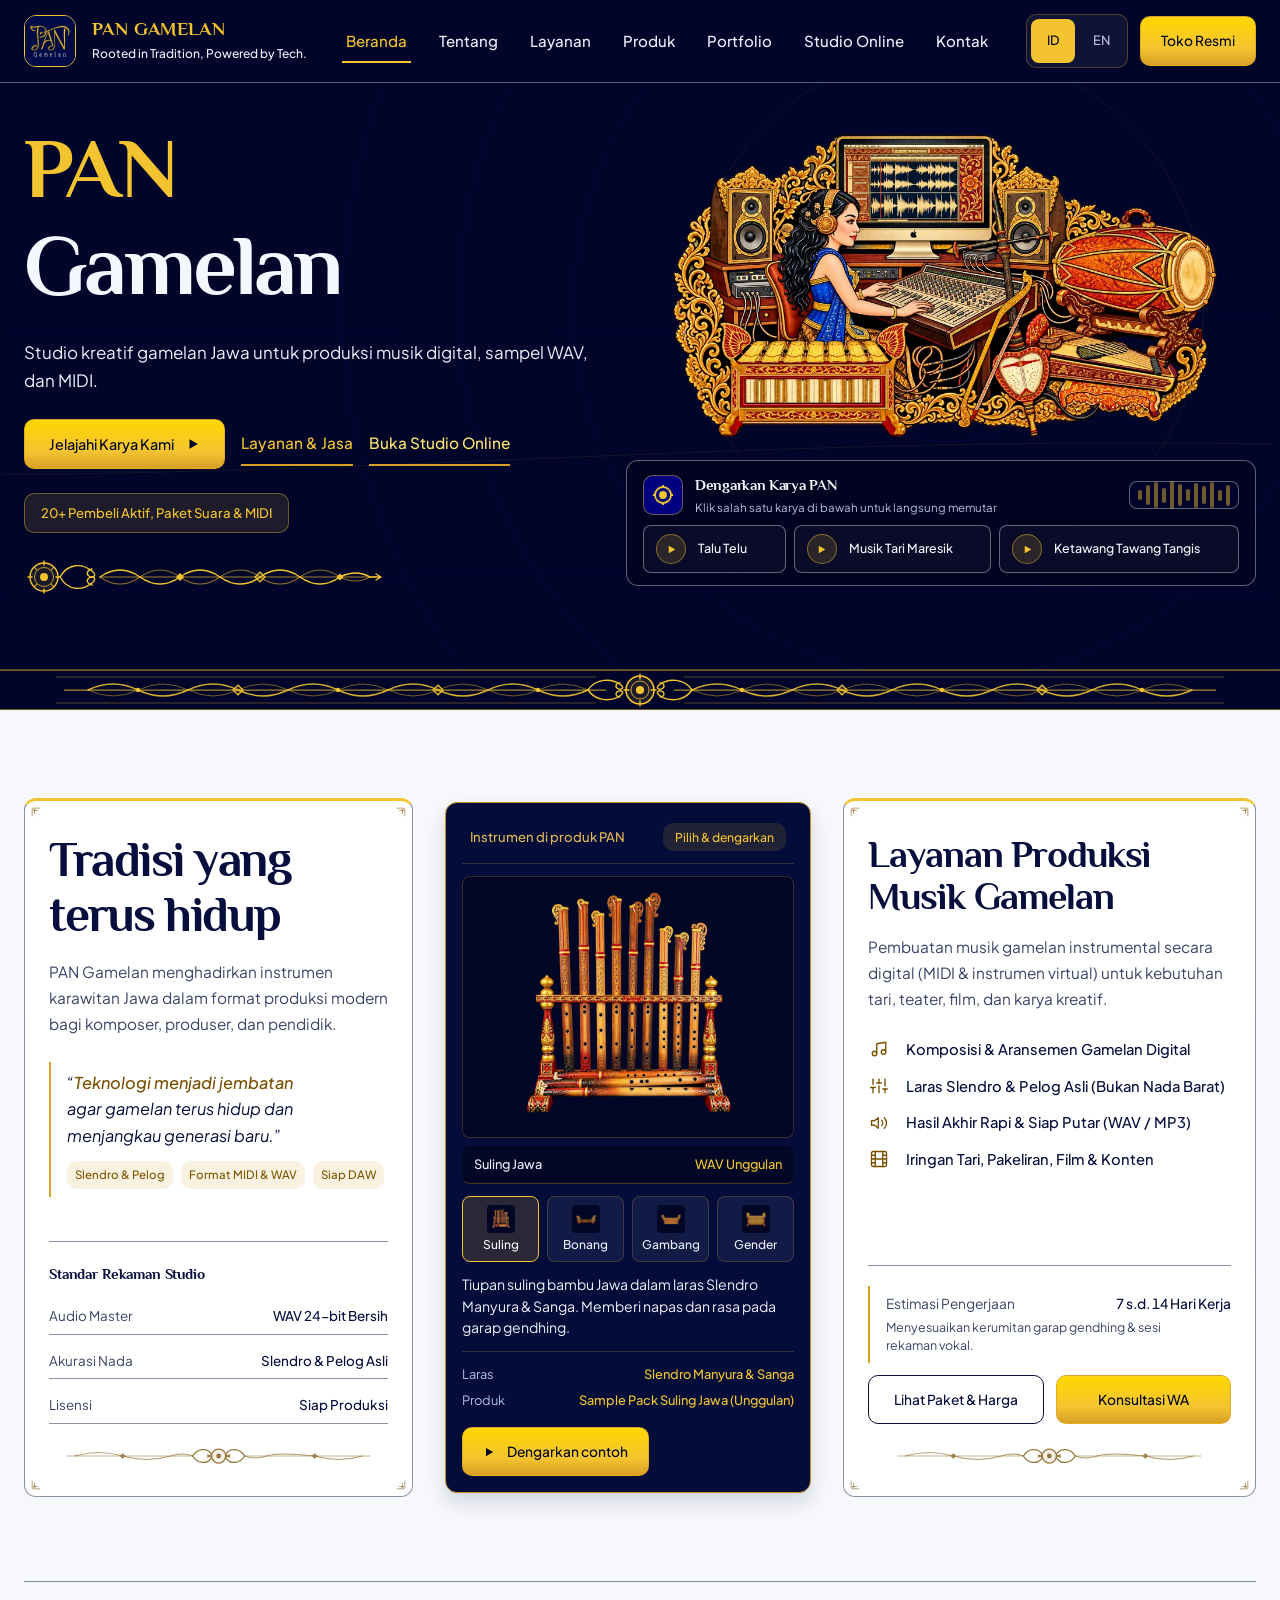
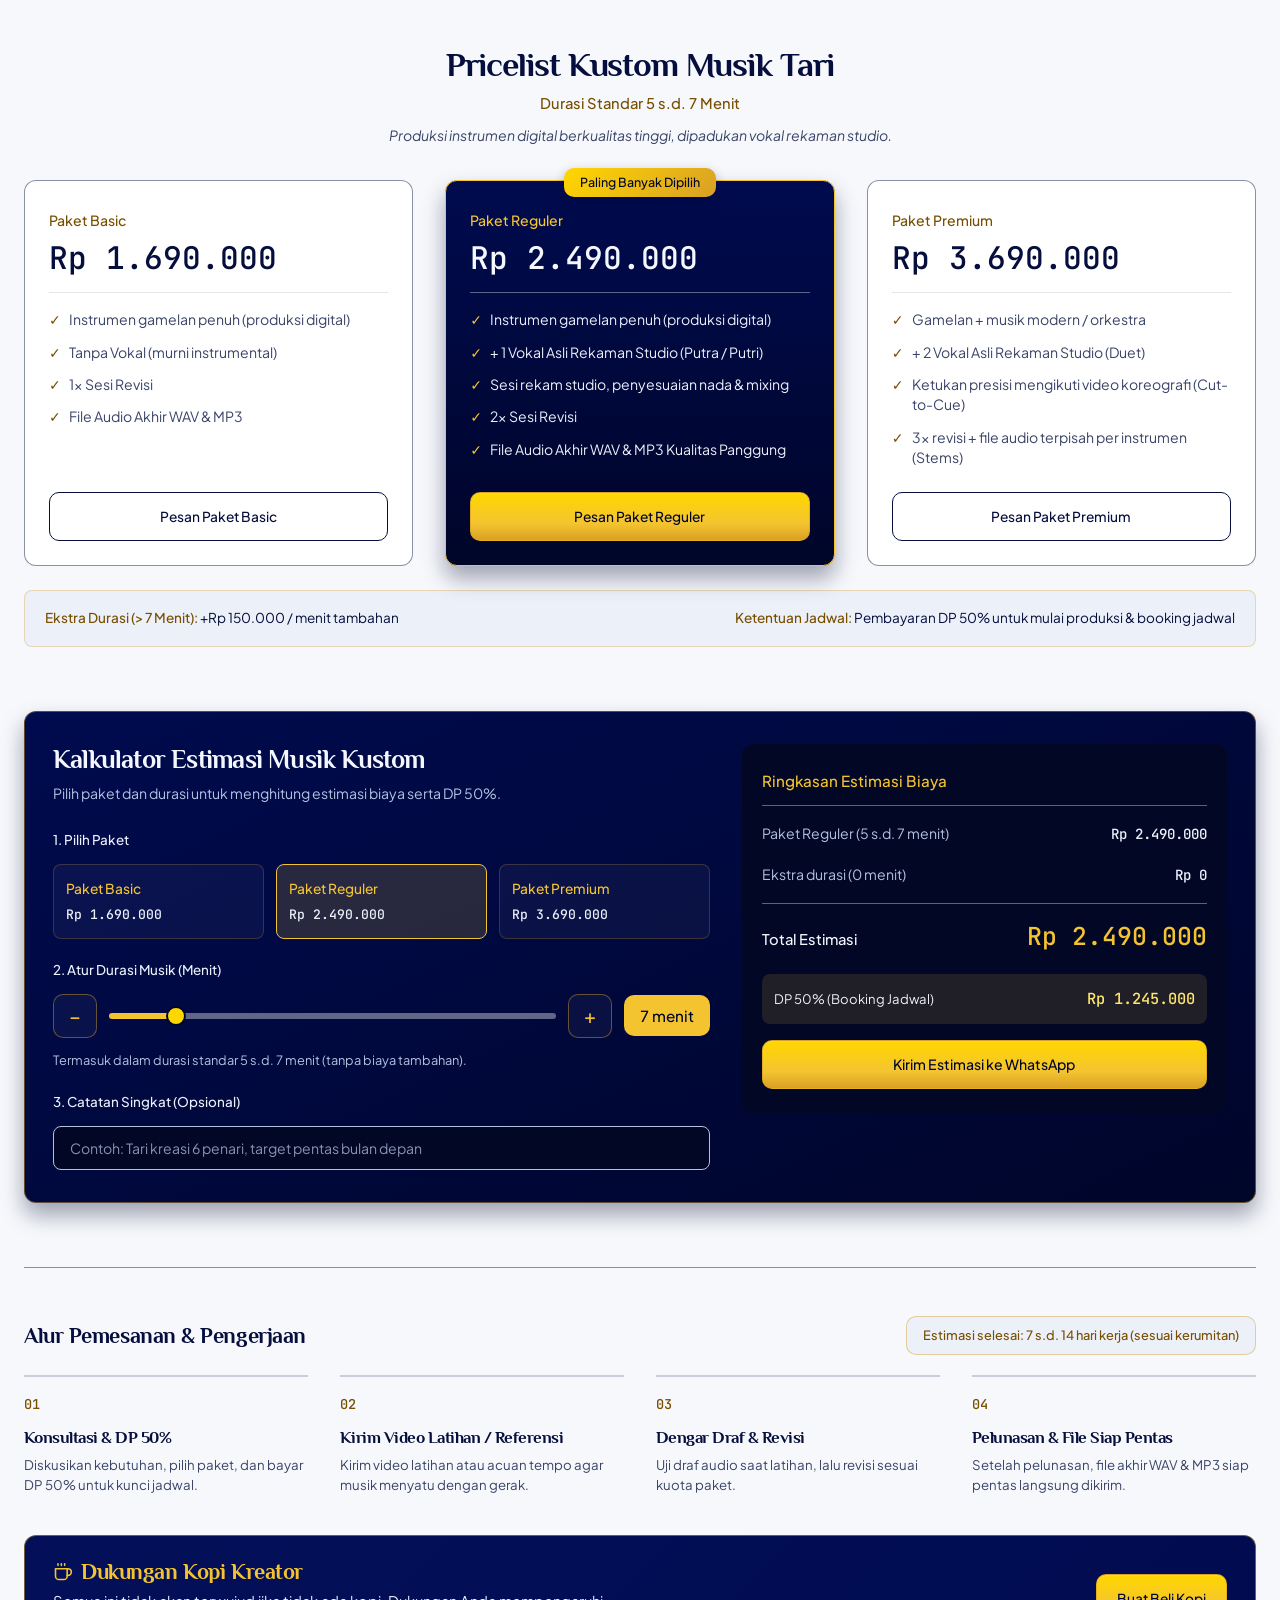
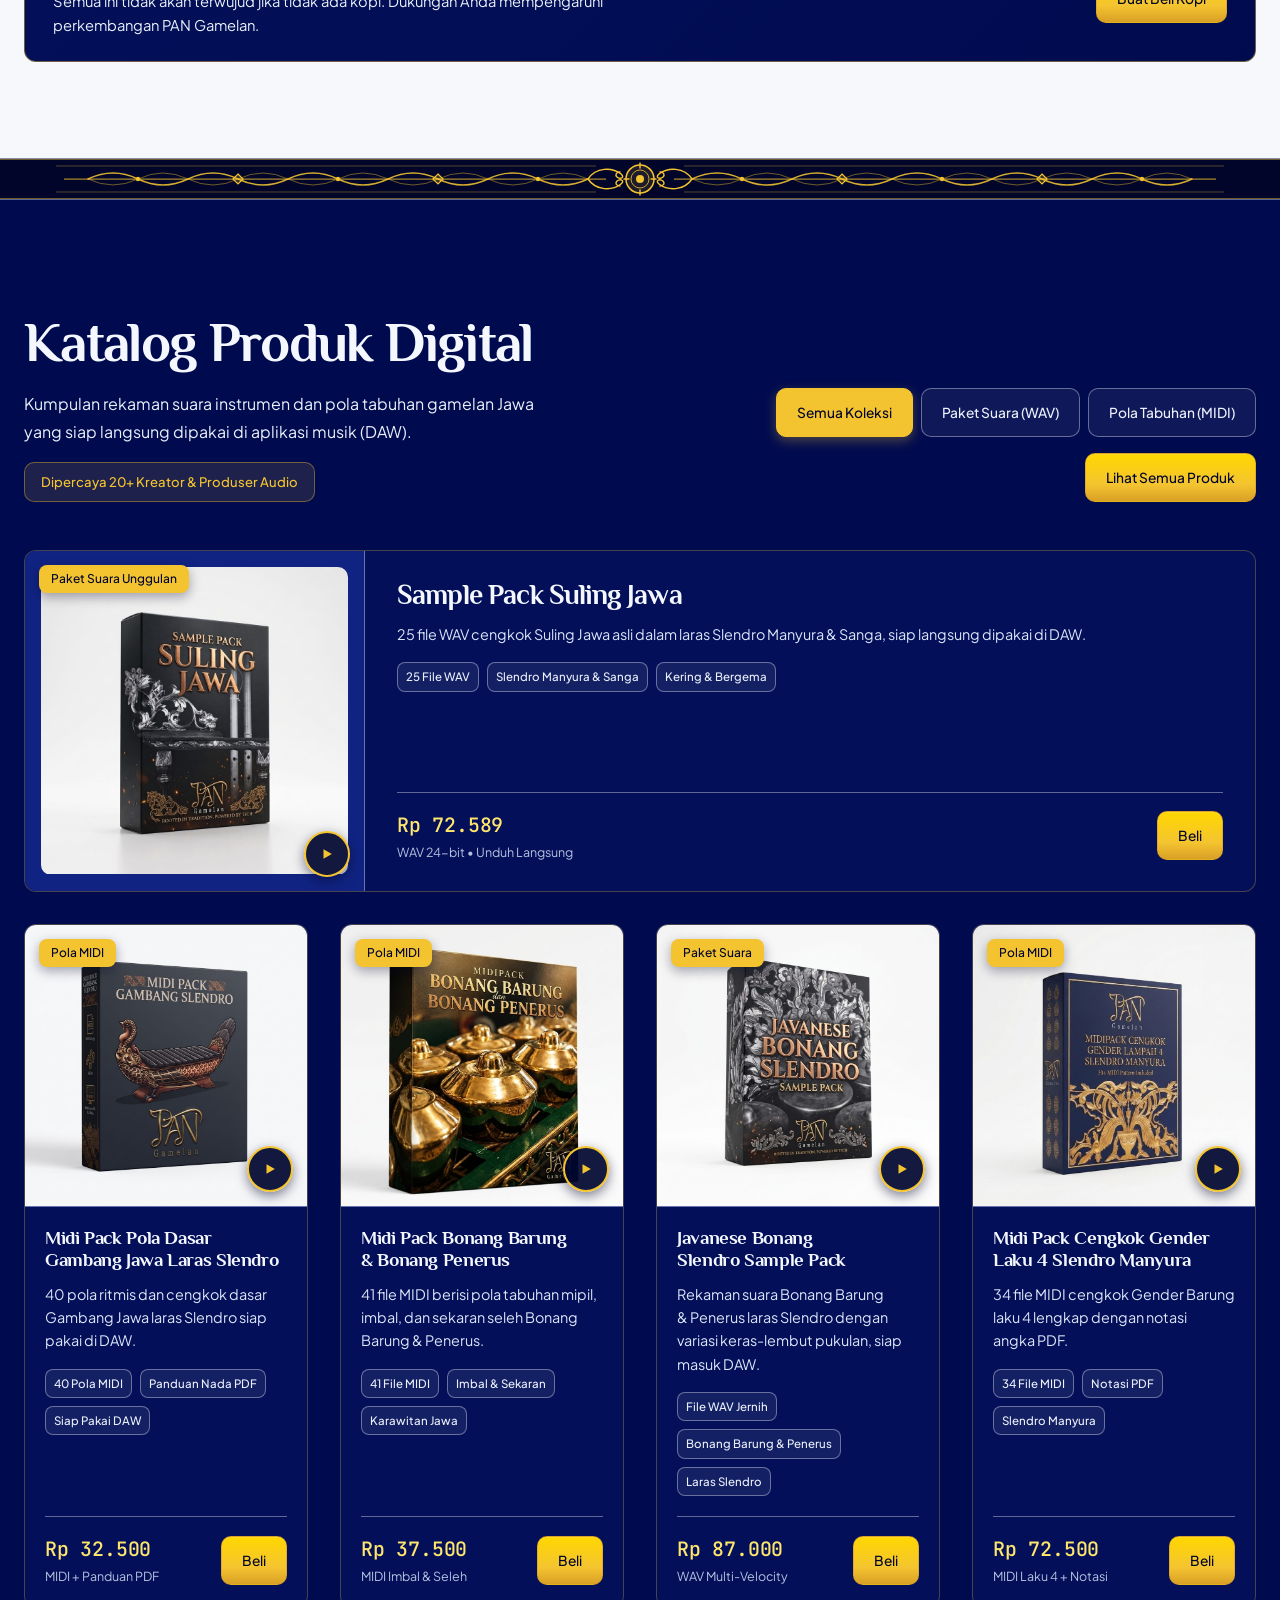
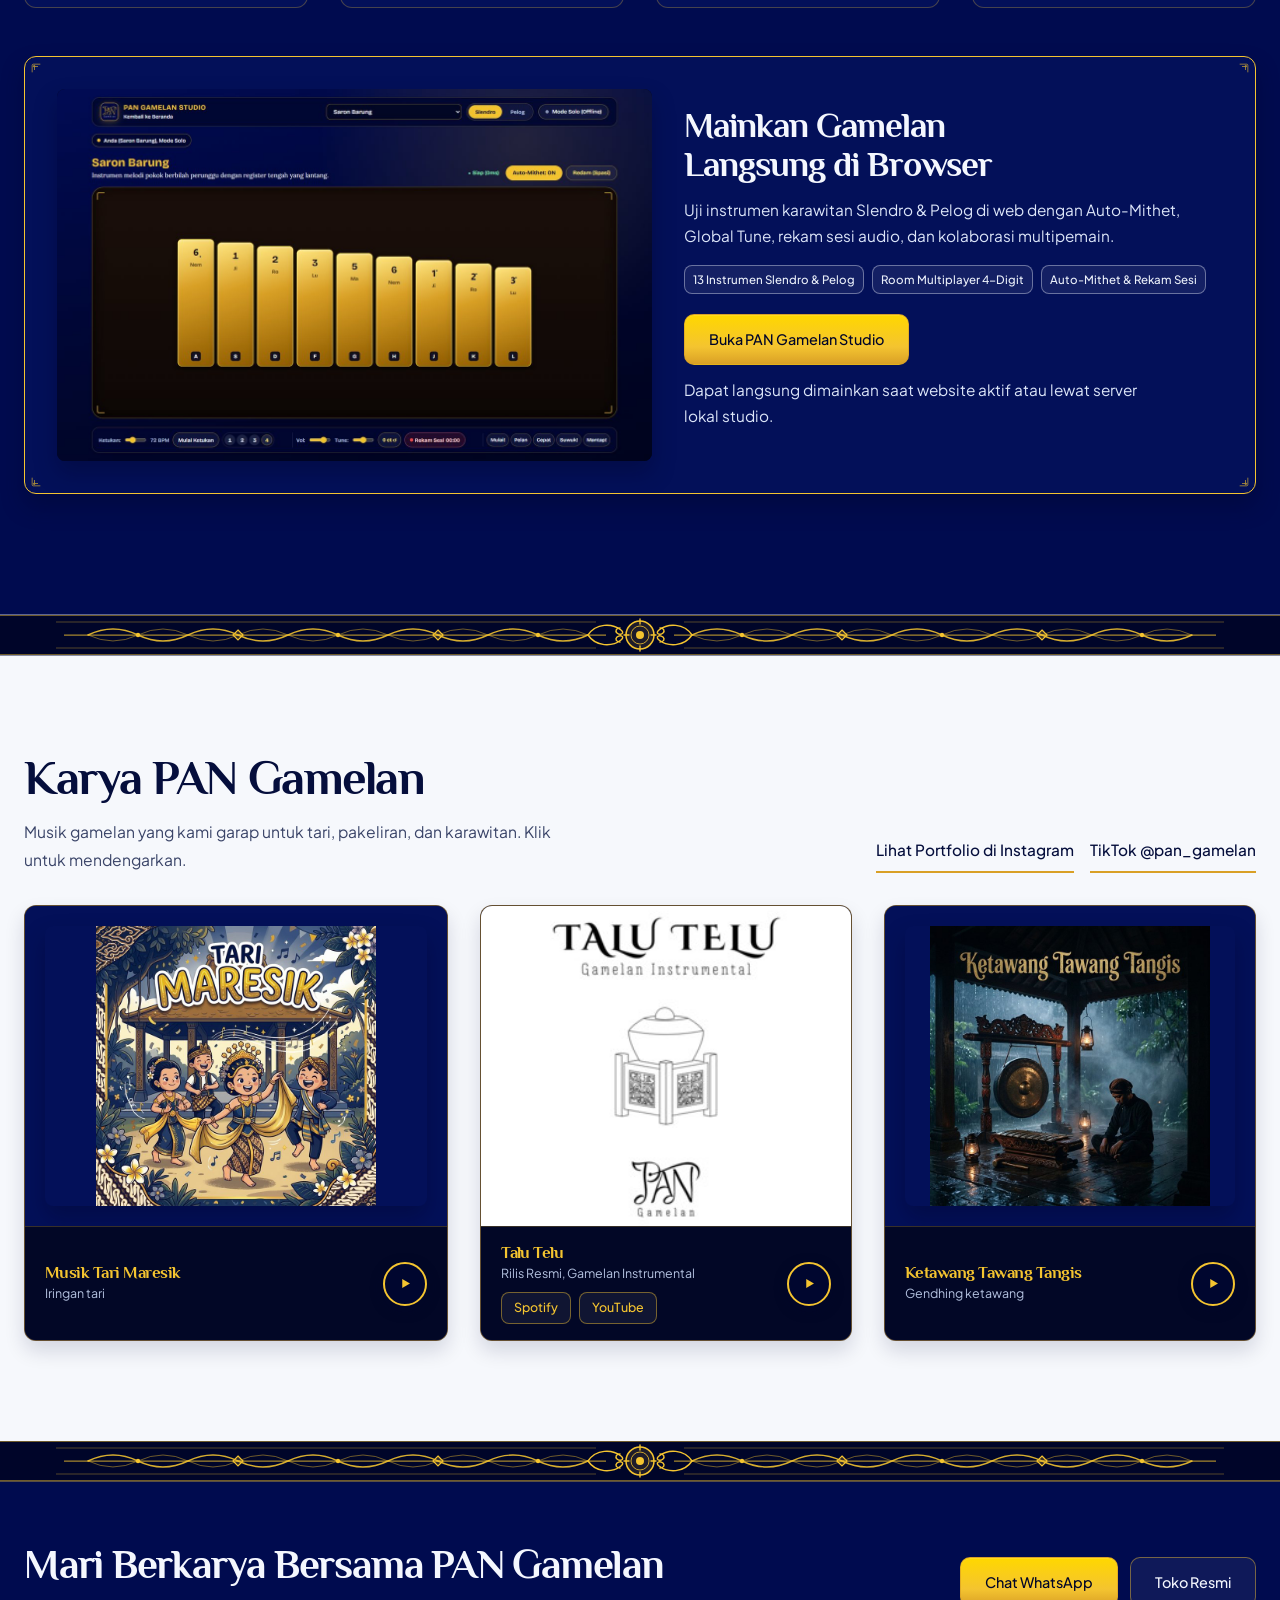
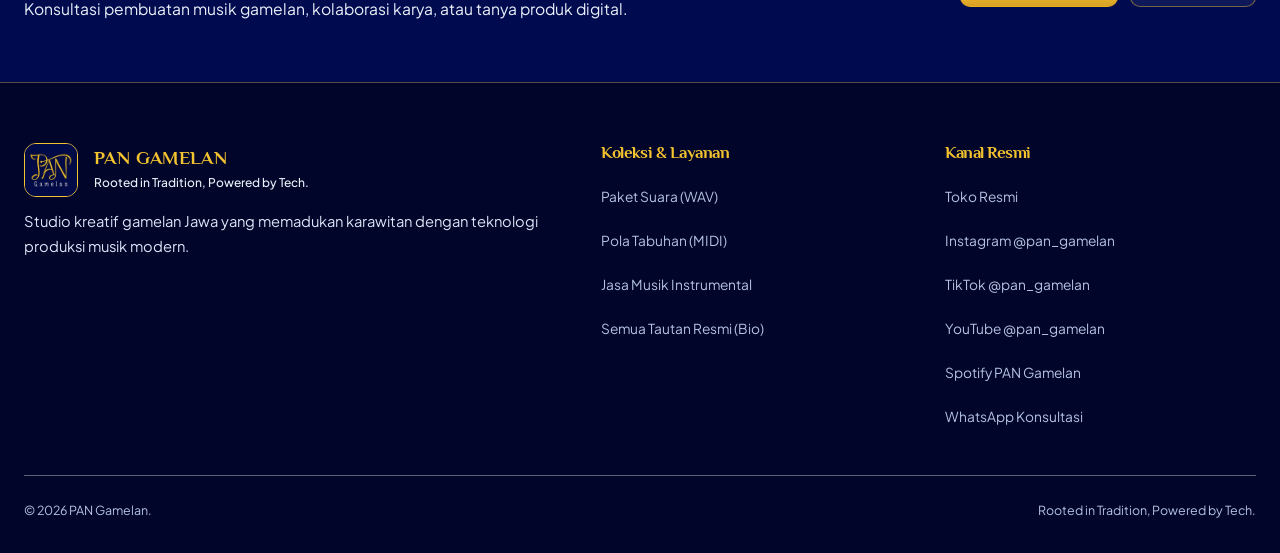
<file: index.html>
<!DOCTYPE html>
<html lang="id">
<head>
  <meta charset="UTF-8">
  <meta name="viewport" content="width=device-width, initial-scale=1.0">
  <meta name="description" content="PAN Gamelan: Digital Gamelan Creative Platform. Rooted in Tradition, Powered by Tech.">
  <meta name="keywords" content="PAN Gamelan, Digital Gamelan, Audio Sample Gamelan, MIDIPACK Gamelan, Music Production, Gamelan Jawa, Sample Pack">
  <title>PAN Gamelan: Rooted in Tradition, Powered by Tech.</title>
  <link rel="icon" type="image/png" href="images/optimized/favicon-64.png">

  <!-- Google Fonts: Philosopher (Display) + Plus Jakarta Sans (Body/UI) + JetBrains Mono (Figures) -->
  <link rel="preconnect" href="https://fonts.googleapis.com">
  <link rel="preconnect" href="https://fonts.gstatic.com" crossorigin>
  <link href="https://fonts.googleapis.com/css2?family=JetBrains+Mono:wght@400;500&family=Philosopher:wght@400;700&family=Plus+Jakarta+Sans:wght@400;500;600;700&display=swap" rel="stylesheet">

  <style>
    /* Hallmark · checked: 2026-11-15 · genre: modern-minimal · theme: furrow · redesign: restyle · v5.0.0 */
    /* Hallmark · waive 39b · button.demo-track at 67px · holds two-line track title and audio format metadata inside the hero player */
    /* Hallmark · waive 38iii · .hero h1 .word-pan · brand acronym PAN colored solid gold (#F4C430) in hero display H1 once by explicit user request */
    /* Hallmark · answered F4 · hero has one filled CTA button; demo-track rows are audio playlist items */
    /* Hallmark · reworded "logo-pan-gamelan.png", "Studio Gamelan DAW Berornamen Emas.png", "SULING.png", "BONANG.png", "GAMBANG.png", "GENDER.png", "Sample Pack Suling Jawa.jpg", "gambang-midi-pack.jpeg", "bonang-midi-pack.png", "bonang-sample-pack.png", "cengkok gender midipack.png", "ARTCOVER TARI MARESIK.jpg", "ARTCOVER KETAWANG TAWANG TANGIS.jpg" to "images/optimized/" · WebP and JPG derivatives compressed under images/optimized while original files stay intact */
    :root {
      color-scheme: dark light;

      /* PAN GAMELAN NAVY-DOMINANT FIELDBOOK PALETTE (Furrow) */
      --navy-deep: #000529;
      --navy: #000B4F;
      --navy-card: #031059;
      --navy-surface: #071978;
      --navy-royal: #000080;

      --gold: #F4C430;
      --gold-bright: #FFD700;
      --gold-warm: #D9A026;
      --gold-light: #FFE66D;
      --gold-glow: rgba(244, 196, 48, 0.22);

      --cream: #F6F8FC;
      --cream-soft: #ECF0F9;
      --cream-paper: #FFFFFF;
      --ink-navy: #050E3C;
      --ink-muted: #3A4468;

      --white: #F4F7FE;
      --white-soft: #EBF0FA;
      --text-muted: #B4C2E0;

      --line: rgba(244, 247, 254, 0.38);
      --line-dark: rgba(5, 14, 60, 0.46);
      --line-gold: rgba(244, 196, 48, 0.36);
      --edge-light: inset 0 1px 0 rgba(255, 255, 255, 0.12);
      --edge-paper: inset 0 1px 0 rgba(255, 255, 255, 0.85);
      --metal-hi: #24388F;
      --metal-lo: #071978;
      --ink-amber: #000529;
      --gold-edge: rgba(217, 160, 38, 0.68);
      --metal-rim: rgba(244, 196, 48, 0.55);
      --shadow-knob: rgba(0, 5, 41, 0.45);

      --font-display: 'Philosopher', Georgia, serif;
      --font-body: 'Plus Jakarta Sans', system-ui, sans-serif;
      --font-mono: 'JetBrains Mono', ui-monospace, monospace;

      --shadow-lg: 0 12px 22px rgba(0, 5, 41, 0.36);
      --shadow-light-lg: 0 10px 20px rgba(5, 14, 60, 0.14);
      --radius-sm: 8px;
      --radius-md: 12px;
      --radius-lg: 12px;
      --radius-pill: 10px;
      --max-w: 1240px;
      --gap-col: 32px;

      /* PAN Navy & Gold derived tokens */
      --c-7d5200: #7d5200;
      --c-8a5b00: #7a5000;
      --c-9a6700: #784f00;
      --c-8a5800: #784f00;
      --c-7d5400: #7d5400;
      --gold-a32: rgba(244, 196, 48, 0.32);
      --gold-a52: rgba(244, 196, 48, 0.52);
      --white-a06: rgba(244, 247, 254, 0.06);
      --gold-a45: rgba(244, 196, 48, 0.45);
      --gold-a12: rgba(244, 196, 48, 0.12);
      --c-0-6-48-a92: rgba(0, 6, 48, 0.92);
      --gold-a24: rgba(244, 196, 48, 0.24);
      --c-0-20-145-a65: rgba(0, 20, 145, 0.65);
      --c-000b54: #000b54;
      --c-000630: #000630;
      --c-00031c: #00031c;
      --blue-glow-a70: rgba(7, 25, 120, 0.70);
      --c-0-11-79-a10: rgba(0, 11, 79, 0.10);
      --gold-a18: rgba(244, 196, 48, 0.18);
      --c-e5c158: #e5c158;
      --gold-a26: rgba(244, 196, 48, 0.26);
      --c-dce5f8: #dce5f8;
      --gold-warm-a28: rgba(217, 160, 38, 0.28);
      --shadow-a90: rgba(0, 5, 41, 0.90);
      --c-2-11-66-a88: rgba(2, 11, 66, 0.88);
      --c-0-2-22-a78: rgba(0, 2, 22, 0.78);
      --c-0-3-28-a65: rgba(0, 3, 28, 0.65);
      --white-a04: rgba(244, 247, 254, 0.04);
      --gold-a16: rgba(244, 196, 48, 0.16);
      --c-0-5-41-a00: rgba(0, 5, 41, 0);
      --ink-a35: rgba(5, 14, 60, 0.35);
      --cream-a92: rgba(246, 248, 252, 0.92);
      --cream-soft-a70: rgba(236, 240, 249, 0.70);
      --gold-warm-a08: rgba(217, 160, 38, 0.08);
      --gold-warm-a06: rgba(217, 160, 38, 0.06);
      --ink-a06: rgba(5, 14, 60, 0.06);
      --gold-warm-a14: rgba(217, 160, 38, 0.14);
      --c-040d3a: #040d3a;
      --c-c59325: #c59325;
      --ink-a18: rgba(5, 14, 60, 0.18);
      --gold-warm-a22: rgba(217, 160, 38, 0.22);
      --gold-warm-a24: rgba(217, 160, 38, 0.24);
      --c-e2b857: #e2b857;
      --gold-warm-a45: rgba(217, 160, 38, 0.45);
      --c-020726: #020726;
      --white-a10: rgba(244, 247, 254, 0.10);
      --c-2-7-38-a84: rgba(2, 7, 38, 0.84);
      --gold-warm-a32: rgba(217, 160, 38, 0.32);
      --gold-warm-a18: rgba(217, 160, 38, 0.18);
      --ink-a10: rgba(5, 14, 60, 0.10);
      --c-c58917: #c58917;
      --blue-glow-a55: rgba(0, 12, 88, 0.55);
      --c-00083f: #00083f;
      --gold-a30: rgba(244, 196, 48, 0.30);
      --c-6-22-102-a90: rgba(6, 22, 102, 0.90);
      --c-2-8-46-a96: rgba(2, 8, 46, 0.96);
      --gold-a28: rgba(244, 196, 48, 0.28);
      --gold-a22: rgba(244, 196, 48, 0.22);
      --c-102382: #102382;
      --c-050e46: #050e46;
      --shadow-a35: rgba(0, 5, 41, 0.35);
      --shadow-a50: rgba(0, 5, 41, 0.50);
      --white-a07: rgba(244, 247, 254, 0.07);
      --gold-warm-a35: rgba(217, 160, 38, 0.35);
      --c-02093b: #02093b;
      --shadow-a60: rgba(0, 5, 41, 0.60);
      --c-04104c: #04104c;
      --gold-a14: rgba(244, 196, 48, 0.14);
      --c-000424: #000424;
      --c-000c58: #000c58;
      --c-000319: #000319;
      --c-0-5-42-a96: rgba(0, 5, 42, 0.96);
      --shadow-a85: rgba(0, 5, 41, 0.85);
      --gold-a15: rgba(244, 196, 48, 0.15);
      --white-a14: rgba(255, 255, 255, 0.38);
      --white-a15: rgba(244, 247, 254, 0.38);
      --gold-pulse-55: rgba(244, 196, 48, 0.55);
      --gold-pulse-0: rgba(244, 196, 48, 0);
      --gold-pill-bg: rgba(244, 196, 48, 0.12);
      --gold-pill-border: rgba(244, 196, 48, 0.38);
      --gold-dot-glow: rgba(244, 196, 48, 0.75);
      --shadow-a25: rgba(0, 5, 41, 0.25);

      --in-oklab: ;
      --in-oklch: ;
    }

    @supports (background: linear-gradient(in oklab, white, black)) {
      :root {
        --in-oklab: in oklab;
        --in-oklch: in oklch;
      }
    }

    * { box-sizing: border-box; margin: 0; padding: 0; }
    html {
      scroll-behavior: smooth;
      overflow-x: clip;
      font-synthesis: none;
      scrollbar-color: var(--gold-warm) var(--navy-deep);
    }
    [id] {
      scroll-margin-top: 96px;
    }
    #tentang,
    #katalog,
    #portfolio {
      scroll-margin-top: 24px;
    }
    #kontak {
      scroll-margin-top: 32px;
    }

    ::selection {
      background: var(--gold);
      color: var(--navy-deep);
    }

    input, textarea, select {
      caret-color: var(--gold);
    }

    body {
      font-family: var(--font-body);
      font-weight: 400;
      background-color: var(--navy-deep);
      color: var(--white);
      line-height: 1.68;
      overflow-x: clip;
      padding-bottom: 0;
      text-align: start;
      -webkit-font-smoothing: antialiased;
      text-rendering: optimizeLegibility;
      width: 100%;
      max-width: 100%;
    }
    body.dock-open {
      padding-bottom: 96px;
    }

    /* ACCESSIBILITY UTILITIES */
    .visually-hidden:where(:not(:focus-within, :active)) {
      position: absolute !important;
      clip-path: inset(50%) !important;
      overflow: hidden !important;
      width: 1px !important;
      height: 1px !important;
      margin: -4px !important;
      padding: 0 !important;
      border: 0 !important;
      white-space: nowrap !important;
    }

    .skip-link {
      position: fixed;
      top: 12px;
      left: 12px;
      z-index: 999;
      background: var(--gold);
      color: var(--navy-deep);
      font-family: var(--font-body);
      font-weight: 500;
      padding: 12px 20px;
      border-radius: var(--radius-sm);
    }

    :where(a:any-link, button, input, textarea, select, [tabindex]:not([tabindex="-1"]), [role="button"], [role="slider"]):focus-visible {
      outline: 3px solid var(--gold-bright);
      outline-offset: 3px;
    }
    :where(.section-light, .portfolio-section) :where(a:any-link, button, input, textarea, select, [tabindex]:not([tabindex="-1"])):focus-visible {
      outline-color: var(--ink-navy);
    }
    :where(.craft-spec-plate, .pricelist-card--popular, .calc-card, .portfolio-item) :where(a:any-link, button, input, textarea, select, [tabindex]:not([tabindex="-1"])):focus-visible {
      outline-color: var(--gold-bright);
    }

    h1, h2, h3 {
      font-family: var(--font-display);
      font-weight: 600;
      letter-spacing: -0.03em;
      line-height: 1.12;
      font-optical-sizing: auto;
      text-wrap: balance;
      overflow-wrap: break-word;
      min-width: 0;
    }
    h4, .editorial-title {
      font-family: var(--font-display);
      font-weight: 600;
      letter-spacing: -0.03em;
      line-height: 1.14;
      font-optical-sizing: auto;
      text-wrap: balance;
    }

    blockquote {
      font-family: var(--font-body);
      text-wrap: balance;
    }

    p {
      font-family: var(--font-body);
      text-wrap: pretty;
      overflow-wrap: break-word;
    }

    a { text-decoration: none; color: inherit; }
    img { max-width: 100%; display: block; }
    button { font: inherit; font-family: var(--font-body); cursor: pointer; border: none; background: none; }

    .container {
      width: min(var(--max-w), calc(100% - 48px));
      margin: 0 auto;
      position: relative;
      z-index: 2;
    }

    /* NON-MINIMALIST ORNAMENTAL FILIGREE CORNERS (Ukiran Emas Karawitan) */
    .ornament-host { position: relative; }
    .ornament-corners {
      position: absolute;
      inset: 6px;
      pointer-events: none;
      z-index: 3;
    }
    .ornament-corner {
      position: absolute;
      width: 14px;
      height: 14px;
      color: var(--gold);
      opacity: 0.72;
    }
    .ornament-corner.tl { top: 0; left: 0; }
    .ornament-corner.tr { top: 0; right: 0; transform: scaleX(-1); }
    .ornament-corner.bl { bottom: 0; left: 0; transform: scaleY(-1); }
    .ornament-corner.br { bottom: 0; right: 0; transform: scale(-1); }
    .section-light .ornament-corner,
    .portfolio-section .ornament-corner {
      color: var(--c-9a6700);
      opacity: 0.65;
    }

    /* NON-TEXT JAVANESE SULUR & ACOUSTIC WAVE ORNAMENTS */
    .seam-ornament-band {
      position: relative;
      width: 100%;
      height: 40px;
      padding: 0 24px;
      background-color: var(--navy-deep);
      border-top: 1px solid var(--gold-a45);
      border-bottom: 1px solid var(--gold-a45);
      color: var(--gold);
      display: flex;
      align-items: center;
      justify-content: center;
      overflow: hidden;
    }
    .seam-ornament-band svg {
      width: 100%;
      max-width: 1200px;
      height: 36px;
      display: block;
      flex-shrink: 0;
    }

    .hero-lead-ornament {
      margin-top: 24px;
      width: min(360px, 100%);
      color: var(--gold);
    }
    .hero-lead-ornament svg {
      width: 100%;
      height: 40px;
      display: block;
    }

    .stage-ornament-corners {
      position: absolute;
      inset: 4px;
      pointer-events: none;
      z-index: 3;
    }
    .stage-ornament-corner {
      position: absolute;
      width: 20px;
      height: 20px;
      color: var(--gold);
      display: block;
    }
    .stage-ornament-corner.tl { top: 0; left: 0; }
    .stage-ornament-corner.tr { top: 0; right: 0; transform: scaleX(-1); }
    .stage-ornament-corner.bl { bottom: 0; left: 0; transform: scaleY(-1); }
    .stage-ornament-corner.br { bottom: 0; right: 0; transform: scale(-1, -1); }
    .ornament-sprite {
      position: absolute;
      width: 0;
      height: 0;
      overflow: hidden;
      pointer-events: none;
    }

    /* BUTTONS */
    .btn {
      display: inline-flex;
      align-items: center;
      justify-content: center;
      gap: 12px;
      padding: 12px 24px;
      min-block-size: 44px;
      border-radius: var(--radius-pill);
      font-family: var(--font-body);
      font-size: 0.9rem;
      font-weight: 500;
      letter-spacing: normal;
      transition: transform 0.2s ease, background-color 0.2s ease, border-color 0.2s ease, color 0.2s ease;
    }
    .btn:hover { transform: translateY(-2px); }
    .btn:active, button:active { transform: translateY(1px); }
    button:disabled, .btn:disabled, [aria-disabled="true"] {
      opacity: 0.45;
      cursor: not-allowed;
      pointer-events: none;
      transform: none;
    }

    .btn-gold {
      background-color: var(--gold);
      background-image: linear-gradient(180deg, var(--gold-bright) 0%, var(--gold) 65%, var(--gold-warm) 100%);
      color: var(--ink-amber);
      border: 1px solid var(--gold-edge);
      font-weight: 500;
      box-shadow: var(--edge-light);
    }
    .btn-gold:hover {
      background-color: var(--gold-bright);
      background-image: linear-gradient(180deg, var(--gold-light) 0%, var(--gold-bright) 100%);
      color: var(--ink-amber);
    }
    .btn-gold .btn-circle-icon {
      color: currentColor;
      display: inline-flex;
      align-items: center;
      justify-content: center;
      line-height: 1;
    }

    .btn-outline {
      background: var(--white-a06);
      color: var(--white);
      border: 1px solid var(--gold-a45);
    }
    .btn-outline:hover {
      border-color: var(--gold);
      color: var(--gold);
      background: var(--gold-a12);
    }

    .btn-outline-dark {
      background: var(--cream-paper);
      color: var(--ink-navy);
      border: 1px solid var(--ink-navy);
      box-shadow: var(--edge-paper);
    }
    .btn-outline-dark:hover {
      background: var(--ink-navy);
      color: var(--cream);
      border-color: var(--ink-navy);
    }

    .btn-sm {
      padding: 12px 20px;
      min-block-size: 44px;
      font-size: 0.86rem;
    }

    .editorial-link {
      display: inline-flex;
      align-items: center;
      min-block-size: 44px;
      gap: 8px;
      font-family: var(--font-body);
      font-size: 0.96rem;
      font-weight: 500;
      letter-spacing: normal;
      color: var(--ink-navy);
      padding: 8px 0;
      border-bottom: 2px solid var(--gold-warm);
      transition: color 0.2s ease, border-color 0.2s ease;
    }
    .editorial-link:hover {
      color: var(--c-9a6700);
      border-color: var(--c-9a6700);
    }

    /* ==========================================================================
       1. NAVIGATION (FIELDBOOK HEADER)
       ========================================================================== */
    header {
      position: fixed;
      top: 0; left: 0; right: 0;
      z-index: 100;
      background: var(--navy-deep);
      border-bottom: 1px solid var(--line);
    }
    nav {
      min-height: 82px;
      display: flex;
      align-items: center;
      justify-content: space-between;
      gap: 20px;
    }
    .brand {
      display: flex;
      align-items: center;
      gap: 16px;
      flex: 0 1 auto;
      min-width: 0;
      min-height: 44px;
    }
    .brand-link {
      display: flex;
      flex-direction: column;
      justify-content: center;
      min-width: 0;
      flex: 1;
      min-height: 44px;
    }
    .brand-logo-wrap {
      width: 52px;
      height: 52px;
      padding: 0;
      display: block;
      border-radius: var(--radius-md);
      overflow: hidden;
      border: 1px solid var(--gold);
      background: var(--navy-royal);
      flex-shrink: 0;
    }
    .brand-logo-wrap img {
      width: 100%;
      height: 100%;
      object-fit: contain;
    }
    .sonic-logo {
      cursor: pointer;
      transition: transform 0.2s ease;
    }
    .sonic-logo:hover { transform: scale(1.04); }
    .sonic-logo.sonic-playing {
      animation: sonicPulse 1.1s ease-in-out infinite;
    }
    @keyframes sonicPulse {
      0%, 100% { box-shadow: 0 0 0 0 var(--gold-pulse-55); }
      50% { box-shadow: 0 0 0 8px var(--gold-pulse-0); }
    }
    .nav-brand-title {
      font-family: var(--font-display);
      font-size: 1.2rem;
      font-weight: 600;
      letter-spacing: 0.02em;
      line-height: 1.12;
      color: var(--gold);
      text-transform: uppercase;
      white-space: nowrap;
    }
    .nav-brand-sub {
      font-family: var(--font-body);
      font-size: 0.75rem;
      color: var(--white-soft);
      font-weight: 500;
      margin-top: 4px;
      white-space: nowrap;
    }

    .nav-links {
      display: flex;
      gap: 24px;
      align-items: center;
      white-space: nowrap;
    }
    .nav-links a {
      font-family: var(--font-body);
      font-size: 0.94rem;
      font-weight: 500;
      letter-spacing: normal;
      color: var(--white-soft);
      min-block-size: 44px;
      display: inline-flex;
      align-items: center;
      padding: 8px 4px;
      position: relative;
      transition: color 0.2s;
    }
    .nav-links a::after {
      content: "";
      position: absolute;
      left: 0; right: 0; bottom: 0;
      height: 2px;
      background: var(--gold);
      transform: scaleX(0);
      transform-origin: left;
      transition: transform 0.25s ease;
    }
    .nav-links a:hover,
    .nav-links a.active-nav {
      color: var(--gold);
      font-weight: 500;
    }
    .nav-links a:hover::after,
    .nav-links a.active-nav::after {
      transform: scaleX(1);
    }

    .nav-actions {
      display: flex;
      align-items: center;
      gap: 12px;
      flex-shrink: 0;
      white-space: nowrap;
    }
    .lang-switch {
      display: inline-flex;
      align-items: center;
      background: var(--white-a06);
      border: 1px solid var(--gold-warm-a32);
      border-radius: var(--radius-pill);
      padding: 4px;
      gap: 4px;
    }
    .lang-btn {
      background: transparent;
      color: var(--text-muted);
      border: none;
      border-radius: var(--radius-sm);
      min-width: 44px;
      min-height: 44px;
      display: inline-flex;
      align-items: center;
      justify-content: center;
      padding: 8px 12px;
      font-family: var(--font-body);
      font-size: 0.8rem;
      font-weight: 500;
      letter-spacing: 0;
      cursor: pointer;
      transition: background-color 0.2s ease, color 0.2s ease;
    }
    .lang-btn:hover {
      color: var(--white);
    }
    .lang-btn.active {
      background: var(--gold);
      color: var(--navy-deep);
    }
    .menu-btn {
      display: none;
      color: var(--white);
      font-size: 1.65rem;
      padding: 8px;
      min-inline-size: 44px;
      min-block-size: 44px;
    }

    /* ==========================================================================
       2. HERO SECTION (NAVY FIELDBOOK + ACOUSTIC CONTOUR STAGE)
       ========================================================================== */
    .hero {
      position: relative;
      padding: 120px 0 72px;
      background: transparent;
      border-bottom: 1px solid var(--line-gold);
      overflow: hidden;
    }

    .lead-layout {
      display: grid;
      grid-template-columns: minmax(0, 0.95fr) minmax(0, 1.05fr);
      gap: var(--gap-col);
      align-items: center;
    }

    .lead-copy {
      position: relative;
      z-index: 3;
    }

    .hero h1 {
      font-family: var(--font-display);
      font-size: clamp(3.4rem, 4.2rem + 1.5vw, 5.5rem);
      font-weight: 600;
      line-height: 1.12;
      letter-spacing: -0.03em;
      color: var(--white);
      margin-bottom: 24px;
    }
    .hero h1 .word-pan {
      color: var(--gold);
    }
    .hero h1 .word-gamelan {
      display: block;
    }

    .hero-desc {
      font-family: var(--font-body);
      font-size: 1.06rem;
      font-weight: 400;
      color: var(--white-soft);
      max-width: 50ch;
      margin-bottom: 24px;
      line-height: 1.7;
    }

    .hero-cta {
      display: flex;
      gap: 16px;
      flex-wrap: wrap;
      align-items: center;
    }

    .buyer-trust-pill {
      display: inline-flex;
      align-items: center;
      gap: 8px;
      padding: 8px 16px;
      border-radius: var(--radius-pill);
      background: var(--gold-pill-bg);
      border: 1px solid var(--gold-pill-border);
      color: var(--gold);
      font-family: var(--font-body);
      font-size: 0.82rem;
      font-weight: 500;
      letter-spacing: normal;
      width: fit-content;
    }

    /* RIGHT SIDE: GAMELAN VISUAL STAGE + COMPACT AUDIO STRIP */
    .hero-stage {
      position: relative;
      min-height: auto;
      display: flex;
      flex-direction: column;
      justify-content: center;
      z-index: 3;
    }

    .stage-gamelan-figure {
      position: relative;
      z-index: 2;
      margin: 0 auto;
      width: 100%;
      max-width: 560px;
      padding: 0;
      border: none;
      background-color: transparent;
      transform: translateY(0);
    }
    .stage-gamelan-figure img {
      display: block;
      width: 100%;
      height: auto;
      object-fit: contain;
      filter: contrast(1.03);
    }

    /* Compact Sound Demo Strip Subordinate to Hero Illustration */
    .hero-showcase {
      position: relative;
      z-index: 4;
      margin-top: 16px;
      background: var(--c-0-3-28-a65);
      color: var(--white);
      border: 1px solid var(--line);
      border-radius: var(--radius-md);
      padding: 12px 16px;
      box-shadow: none;
    }
    .showcase-top {
      display: flex;
      align-items: center;
      justify-content: space-between;
      gap: 12px;
      margin-bottom: 8px;
    }
    .showcase-brand-left {
      display: flex;
      align-items: center;
      gap: 12px;
      min-width: 0;
    }
    .showcase-emblem {
      width: 40px;
      height: 40px;
      padding: 0;
      border-radius: var(--radius-pill);
      border: 1px solid var(--gold-a45);
      background: var(--navy-royal);
      color: var(--gold);
      display: grid;
      place-items: center;
      flex-shrink: 0;
    }
    .showcase-title {
      font-family: var(--font-display);
      font-size: 0.92rem;
      font-weight: 600;
      letter-spacing: -0.02em;
      color: var(--white);
    }
    .showcase-sub {
      font-family: var(--font-body);
      font-size: 0.72rem;
      color: var(--text-muted);
      font-weight: 400;
    }

    /* VISUALIZER */
    .visualizer {
      display: flex;
      align-items: center;
      justify-content: center;
      gap: 4px;
      height: 28px;
      min-width: 88px;
      background: var(--navy-deep);
      border-radius: var(--radius-sm);
      padding: 4px 8px;
      border: 1px solid var(--line);
      flex-shrink: 0;
    }
    .visualizer-bar {
      width: 4px;
      border-radius: 2px;
      background: var(--gold);
      opacity: 0.45;
      transition: transform 0.2s ease, opacity 0.2s ease;
    }
    .visualizer.playing .visualizer-bar {
      animation: barJump 0.9s ease-in-out infinite alternate;
      opacity: 1;
    }
    .visualizer-bar:nth-child(1) { height: 10px; }
    .visualizer-bar:nth-child(2) { height: 20px; animation-delay: 0.1s; }
    .visualizer-bar:nth-child(3) { height: 26px; animation-delay: 0.25s; }
    .visualizer-bar:nth-child(4) { height: 15px; animation-delay: 0.15s; }
    .visualizer-bar:nth-child(5) { height: 28px; animation-delay: 0.35s; }
    .visualizer-bar:nth-child(6) { height: 22px; animation-delay: 0.2s; }
    .visualizer-bar:nth-child(7) { height: 12px; animation-delay: 0.05s; }
    .visualizer-bar:nth-child(8) { height: 25px; animation-delay: 0.3s; }
    .visualizer-bar:nth-child(9) { height: 18px; animation-delay: 0.18s; }
    .visualizer-bar:nth-child(10){ height: 26px; animation-delay: 0.4s; }
    .visualizer-bar:nth-child(11){ height: 11px; animation-delay: 0.12s; }
    .visualizer-bar:nth-child(12){ height: 21px; animation-delay: 0.22s; }

    @keyframes barJump {
      0% { transform: scaleY(0.35); opacity: 0.4; }
      100% { transform: scaleY(1.1); opacity: 1; }
    }

    .demo-tracks-grid {
      display: flex;
      flex-wrap: wrap;
      gap: 8px;
    }
    .demo-track {
      font-family: var(--font-body);
      flex: 1 1 auto;
      display: flex;
      align-items: center;
      justify-content: flex-start;
      gap: 8px;
      padding: 8px 12px;
      border-radius: var(--radius-sm);
      background: var(--white-a04);
      border: 1px solid var(--line);
      cursor: pointer;
      text-align: start;
      color: var(--white);
      min-width: 0;
      white-space: nowrap;
      transition: background-color 0.2s ease, border-color 0.2s ease;
    }
    .hero-showcase .demo-track-cat,
    .hero-showcase .demo-track-num {
      display: none;
    }
    .hero-showcase .demo-track-left {
      min-width: 0;
      overflow: hidden;
    }
    .hero-showcase .demo-track-info {
      min-width: 0;
      overflow: hidden;
    }
    .hero-showcase .demo-track-name {
      font-size: 0.78rem;
      line-height: 1.25;
      overflow: hidden;
      text-overflow: ellipsis;
      white-space: nowrap;
    }
    .demo-track:hover, .demo-track.active-track {
      background: var(--gold-a16);
      border-color: var(--gold);
    }
    .demo-track-left {
      display: flex;
      align-items: center;
      gap: 12px;
      min-width: 0;
      flex: 1;
    }
    .demo-play-mini {
      width: 30px;
      height: 30px;
      border-radius: 50%;
      background: var(--gold-a14);
      border: 1px solid var(--gold-a45);
      color: var(--gold);
      display: flex;
      align-items: center;
      justify-content: center;
      font-size: 0.72rem;
      font-weight: 500;
      flex-shrink: 0;
      transition: background-color 0.2s ease, color 0.2s ease, border-color 0.2s ease;
    }
    .demo-track:hover .demo-play-mini,
    .demo-track.active-track .demo-play-mini {
      background: var(--gold);
      color: var(--navy-deep);
      border-color: var(--gold);
    }
    .demo-track-info {
      min-width: 0;
      flex: 1;
      display: flex;
      flex-direction: column;
      gap: 4px;
    }
    .demo-track-name {
      font-family: var(--font-body);
      font-size: 0.94rem;
      font-weight: 500;
      line-height: 1.3;
      white-space: normal;
      overflow-wrap: break-word;
    }
    .demo-track-cat {
      font-family: var(--font-body);
      font-size: 0.75rem;
      font-weight: 500;
      line-height: 1.35;
      color: var(--gold);
      white-space: normal;
      overflow-wrap: break-word;
    }
    .demo-track-num {
      font-family: var(--font-mono);
      font-variant-numeric: tabular-nums;
      font-size: 0.78rem;
      font-weight: 500;
      color: var(--gold);
      opacity: 0.85;
      flex-shrink: 0;
    }

    /* ==========================================================================
       3 & 4. TENTANG PAN GAMELAN + STUDIO CRAFT PLATE + LAYANAN
       ========================================================================== */
    .section-light {
      background-color: var(--cream);
      color: var(--ink-navy);
      position: relative;
      padding: 88px 0 96px;
      border-bottom: 1px solid var(--line-dark);
      overflow: hidden;
    }

    .editorial-triptych {
      display: grid;
      grid-template-columns: minmax(0, 1fr) minmax(0, 0.94fr) minmax(0, 1.06fr);
      gap: var(--gap-col);
      align-items: stretch;
      margin-bottom: 56px;
    }

    .editorial-col--framed {
      position: relative;
      background: var(--cream-paper);
      color: var(--ink-navy);
      border: 1px solid var(--line-dark);
      border-top: 3px solid var(--gold);
      border-radius: var(--radius-md);
      padding: 32px 24px 28px;
      box-shadow: var(--edge-paper);
      display: flex;
      flex-direction: column;
      justify-content: flex-start;
      gap: 24px;
    }

    .editorial-col h2 {
      font-family: var(--font-display);
      font-size: clamp(2.15rem, 1.65rem + 1.8vw, 3.05rem);
      font-weight: 600;
      line-height: 1.12;
      letter-spacing: -0.03em;
      color: var(--ink-navy);
      margin-bottom: 16px;
    }
    .editorial-col#layanan h2 {
      font-size: clamp(1.85rem, 1.45rem + 1.3vw, 2.35rem);
      font-weight: 600;
      line-height: 1.12;
      letter-spacing: -0.03em;
      margin-bottom: 16px;
    }
    .editorial-col h2 .accent-word {
      color: inherit;
      font-weight: inherit;
    }
    .editorial-col p {
      font-family: var(--font-body);
      color: var(--ink-muted);
      font-size: 0.96rem;
      font-weight: 400;
      line-height: 1.72;
      margin-bottom: 20px;
    }
    .editorial-col p:last-child {
      margin-bottom: 0;
    }

    .about-quote-card {
      background: transparent;
      color: var(--ink-navy);
      border: none;
      border-left: 2px solid var(--gold-warm);
      padding: 8px 0 8px 16px;
      border-radius: 0;
      margin-bottom: 20px;
    }
    .about-quote-card blockquote {
      font-family: var(--font-body);
      font-size: 1.02rem;
      font-weight: 400;
      font-style: italic;
      color: var(--ink-navy);
      line-height: 1.62;
      margin-bottom: 12px;
    }
    .about-quote-card blockquote span {
      color: var(--c-8a5800);
      font-weight: 500;
    }
    .trait-pills-light {
      display: flex;
      flex-wrap: wrap;
      gap: 8px;
    }
    .trait-pill-light {
      font-family: var(--font-body);
      background: var(--gold-warm-a14);
      color: var(--c-7d5400);
      font-size: 0.72rem;
      font-weight: 500;
      padding: 4px 8px;
      border-radius: var(--radius-pill);
    }

    /* CENTER PRECISION STUDIO CRAFTSMANSHIP PLATE (AUTHENTIC GAMELAN MATERIALS) */
    .craft-showcase-wrap {
      position: relative;
      display: flex;
      justify-content: center;
      align-items: center;
    }
    .craft-spec-plate {
      width: 100%;
      max-width: 376px;
      background: var(--c-040d3a);
      border-radius: var(--radius-md);
      border: 1px solid var(--c-c59325);
      box-shadow: var(--shadow-light-lg);
      position: relative;
      overflow: hidden;
      display: flex;
      flex-direction: column;
      padding: 16px;
      color: var(--white);
    }
    .craft-spec-header {
      position: relative;
      z-index: 4;
      display: flex;
      align-items: center;
      justify-content: space-between;
      padding: 4px 8px 12px;
      border-bottom: 1px solid var(--gold-warm-a24);
      margin-bottom: 12px;
      font-family: var(--font-body);
      font-weight: 500;
      font-size: 0.82rem;
      color: var(--c-e2b857);
    }
    .craft-spec-badge {
      background: var(--gold-warm-a14);
      color: var(--gold);
      padding: 4px 12px;
      border-radius: var(--radius-pill);
      font-weight: 500;
      font-size: 0.76rem;
    }
    .craft-viewport {
      position: relative;
      z-index: 2;
      width: 100%;
      aspect-ratio: 4 / 3.15;
      border-radius: var(--radius-sm);
      overflow: hidden;
      background: var(--c-020726);
      border: 1px solid var(--gold-warm-a24);
    }
    .craft-viewport img.craft-main-img {
      width: 100%;
      height: 100%;
      object-fit: contain;
      padding: 12px;
      display: block;
      transition: opacity 0.25s ease;
    }
    .craft-viewport-overlay {
      position: relative;
      z-index: 3;
      margin-top: 8px;
      display: flex;
      justify-content: space-between;
      align-items: center;
      gap: 8px;
      background: var(--c-020726);
      border-bottom: 1px solid var(--gold-warm-a32);
      border-radius: var(--radius-sm);
      padding: 8px 12px;
      font-family: var(--font-body);
      font-weight: 500;
      font-size: 0.8rem;
      color: var(--white-soft);
    }
    .craft-viewport-overlay span.caliper-tag {
      color: var(--gold);
      font-weight: 500;
    }
    /* Authentic Material Selector Swatches */
    .craft-material-tabs {
      position: relative;
      z-index: 4;
      display: grid;
      grid-template-columns: repeat(4, minmax(0, 1fr));
      gap: 8px;
      margin-top: 12px;
    }
    @media (max-width: 480px) {
      .craft-material-tabs {
        grid-template-columns: repeat(2, minmax(0, 1fr));
      }
    }
    .craft-mat-btn {
      background: var(--white-a06);
      border: 1px solid var(--gold-warm-a24);
      border-radius: var(--radius-sm);
      padding: 8px;
      min-height: 52px;
      cursor: pointer;
      display: flex;
      flex-direction: column;
      align-items: center;
      justify-content: center;
      gap: 4px;
      text-align: center;
      color: var(--white-soft);
      transition: background-color 0.2s ease, border-color 0.2s ease, color 0.2s ease;
    }
    .craft-mat-btn:hover,
    .craft-mat-btn.active {
      background: var(--gold-warm-a18);
      border-color: var(--gold);
      color: var(--white);
    }
    .craft-mat-thumb {
      width: 28px;
      height: 28px;
      padding: 4px;
      border-radius: 4px;
      object-fit: contain;
      background: var(--c-020726);
      flex-shrink: 0;
    }
    .craft-mat-label {
      font-family: var(--font-body);
      font-size: 0.75rem;
      font-weight: 500;
      line-height: 1.3;
    }
    .craft-spec-footer {
      position: relative;
      z-index: 4;
      margin-top: 12px;
      padding-top: 12px;
      border-top: 1px solid var(--gold-warm-a22);
      display: flex;
      flex-direction: column;
      gap: 4px;
    }
    .craft-spec-row {
      display: flex;
      justify-content: space-between;
      gap: 12px;
      font-family: var(--font-body);
      font-size: 0.8rem;
      color: var(--text-muted);
    }
    .craft-spec-row strong {
      color: var(--gold);
      font-weight: 500;
      text-align: right;
    }
    .craft-desc {
      position: relative;
      z-index: 4;
      margin: 12px 0 0;
      font-size: 0.88rem;
      line-height: 1.55;
      color: var(--white-soft);
      min-height: 4.1em;
    }
    .craft-listen-btn {
      margin-top: 12px;
      align-self: flex-start;
    }

    /* RIGHT COLUMN: LAYANAN KAMI FEATURE LIST + EXPANDABLE CARDS */
    .service-feature-list {
      list-style: none;
      display: grid;
      gap: 12px;
      margin-bottom: 24px;
    }
    .service-feature-item {
      font-family: var(--font-body);
      display: flex;
      align-items: center;
      gap: 16px;
      font-weight: 500;
      font-size: 0.92rem;
      color: var(--ink-navy);
    }
    .service-feature-icon {
      width: 22px;
      height: 22px;
      color: var(--c-8a5800);
      display: inline-flex;
      align-items: center;
      justify-content: center;
      flex-shrink: 0;
    }

    /* STRUCTURED CARD FOOTERS & BOTTOM ORNAMENTS IN TRIPTYCH */
    .about-standards-block,
    .service-cta-block {
      margin-top: auto;
      padding-top: 20px;
      border-top: 1px solid var(--line-dark);
      display: flex;
      flex-direction: column;
      gap: 12px;
    }
    .about-standards-title {
      font-family: var(--font-display);
      font-size: 0.92rem;
      font-weight: 600;
      letter-spacing: -0.01em;
      color: var(--ink-navy);
    }
    .about-standards-list {
      list-style: none;
      display: grid;
      gap: 8px;
    }
    .about-std-row {
      display: flex;
      align-items: center;
      justify-content: space-between;
      gap: 12px;
      padding: 8px 0;
      background: transparent;
      border: none;
      border-bottom: 1px solid var(--line-dark);
      border-radius: 0;
      font-size: 0.84rem;
      line-height: 1.45;
    }
    .about-std-row span {
      color: var(--ink-muted);
    }
    .about-std-row strong {
      color: var(--ink-navy);
      font-weight: 500;
      text-align: right;
    }
    .card-bottom-ornament {
      width: 100%;
      padding-top: 8px;
      color: var(--c-9a6700);
      opacity: 0.78;
    }
    .card-bottom-ornament svg {
      width: 100%;
      height: 24px;
      display: block;
    }

    .service-turnaround-note {
      background: transparent;
      border: none;
      border-left: 2px solid var(--gold-warm);
      border-radius: 0;
      padding: 8px 0 8px 16px;
      display: flex;
      flex-direction: column;
      gap: 4px;
    }
    .service-turnaround-row {
      display: flex;
      align-items: center;
      justify-content: space-between;
      gap: 12px;
      font-size: 0.86rem;
      line-height: 1.45;
    }
    .service-turnaround-row span {
      color: var(--ink-muted);
    }
    .service-turnaround-row strong {
      color: var(--ink-navy);
      font-weight: 500;
      font-variant-numeric: tabular-nums;
      text-align: right;
    }
    .editorial-col p.service-turnaround-sub {
      font-size: 0.78rem;
      line-height: 1.48;
      color: var(--ink-muted);
      margin-bottom: 0;
    }
    .service-card-actions {
      display: flex;
      flex-wrap: wrap;
      gap: 12px;
    }
    .service-card-actions .btn {
      flex: 1 1 144px;
      padding: 12px 16px;
      white-space: nowrap;
    }

    /* Pricelist Kustom Musik Tari */
    .pricelist-wrap {
      margin-top: 84px;
      padding-top: 64px;
      border-top: 1px solid var(--line-dark);
    }
    .pricelist-header {
      text-align: center;
      max-width: 680px;
      margin: 0 auto 32px;
    }
    .pricelist-header h3 {
      font-family: var(--font-display);
      font-size: clamp(1.55rem, 2.8vw, 2.1rem);
      font-weight: 600;
      letter-spacing: -0.03em;
      line-height: 1.12;
      font-variant-numeric: tabular-nums;
      color: var(--ink-navy);
      margin-bottom: 8px;
    }
    .pricelist-sub {
      font-family: var(--font-body);
      font-weight: 500;
      font-size: 0.92rem;
      color: var(--c-8a5800);
      margin-bottom: 8px;
    }
    .pricelist-note-top {
      font-size: 0.88rem;
      color: var(--ink-muted);
      font-style: italic;
    }
    .pricelist-grid {
      display: grid;
      grid-template-columns: repeat(3, minmax(0, 1fr));
      gap: var(--gap-col);
      align-items: stretch;
    }
    @media (max-width: 980px) {
      .pricelist-grid {
        grid-template-columns: minmax(0, 1fr);
      }
    }
    .pricelist-card {
      position: relative;
      background: var(--cream-paper);
      color: var(--ink-navy);
      border: 1px solid var(--line-dark);
      border-radius: var(--radius-md);
      padding: 28px 24px 24px;
      display: flex;
      flex-direction: column;
      justify-content: space-between;
      gap: 24px;
      box-shadow: var(--edge-paper);
      transition: transform 0.22s ease, border-color 0.22s ease;
    }
    .pricelist-card:hover {
      transform: translateY(-4px);
      border-color: var(--ink-navy);
    }
    .pricelist-card--popular {
      background-color: var(--navy-deep);
      background-image: linear-gradient(180deg, var(--navy) 0%, var(--navy-deep) 100%);
      border: 1.5px solid var(--gold);
      color: var(--white);
      box-shadow: var(--shadow-lg);
    }
    .pricelist-card--popular:hover {
      border-color: var(--gold-bright);
    }
    .pricelist-badge {
      position: absolute;
      top: -13px;
      left: 50%;
      transform: translateX(-50%);
      background-color: var(--gold);
      background-image: linear-gradient(135deg, var(--gold-bright), var(--gold-warm));
      color: var(--navy-deep);
      font-family: var(--font-body);
      font-size: 0.78rem;
      font-weight: 500;
      padding: 4px 16px;
      border-radius: var(--radius-pill);
      white-space: nowrap;
      box-shadow: 0 4px 12px var(--shadow-a25);
    }
    .pricelist-tier {
      font-family: var(--font-body);
      font-size: 0.88rem;
      font-weight: 500;
      color: var(--c-8a5800);
      margin-bottom: 8px;
    }
    .pricelist-card--popular .pricelist-tier {
      color: var(--gold);
    }
    .pricelist-price {
      font-family: var(--font-mono);
      font-size: 1.95rem;
      font-weight: 500;
      font-variant-numeric: tabular-nums;
      color: var(--ink-navy);
      line-height: 1.15;
      margin-bottom: 16px;
    }
    .pricelist-card--popular .pricelist-price {
      color: var(--white);
    }
    .pricelist-features {
      list-style: none;
      display: grid;
      gap: 12px;
      padding-top: 16px;
      border-top: 1px solid var(--ink-a10);
      font-size: 0.88rem;
      line-height: 1.45;
      color: var(--ink-muted);
    }
    .pricelist-card--popular .pricelist-features {
      border-top-color: var(--line);
      color: var(--white-soft);
    }
    .pricelist-features li {
      position: relative;
      padding-left: 20px;
    }
    .pricelist-features li::before {
      content: "✓";
      position: absolute;
      left: 0;
      top: 0;
      font-weight: 500;
      color: var(--c-8a5800);
    }
    .pricelist-card--popular .pricelist-features li::before {
      color: var(--gold);
    }
    .pricelist-notes {
      margin-top: 24px;
      background: var(--cream-soft);
      border: 1px solid var(--gold-warm-a32);
      border-radius: var(--radius-sm);
      padding: 16px 20px;
      display: flex;
      flex-wrap: wrap;
      justify-content: space-between;
      gap: 12px 24px;
      font-size: 0.85rem;
      color: var(--ink-navy);
    }
    .pricelist-notes strong {
      font-family: var(--font-body);
      font-weight: 500;
      color: var(--c-8a5800);
    }

    /* Kalkulator Estimasi Biaya Kustomer */
    .calc-card {
      margin-top: 64px;
      background-color: var(--navy-deep);
      background-image: linear-gradient(155deg, var(--navy) 0%, var(--navy-deep) 100%);
      border: 1px solid var(--gold-warm-a45);
      border-radius: var(--radius-md);
      padding: 32px 28px;
      color: var(--white);
      box-shadow: var(--shadow-lg);
      display: grid;
      grid-template-columns: minmax(0, 1.15fr) minmax(0, 0.85fr);
      gap: 32px;
      align-items: start;
    }
    @media (max-width: 900px) {
      .calc-card {
        grid-template-columns: minmax(0, 1fr);
        padding: 24px 16px;
        gap: 24px;
      }
    }
    .calc-title {
      font-family: var(--font-display);
      font-size: clamp(1.3rem, 2.2vw, 1.65rem);
      font-weight: 600;
      letter-spacing: -0.03em;
      line-height: 1.14;
      color: var(--white);
      margin-bottom: 8px;
    }
    .calc-subtitle {
      font-size: 0.88rem;
      color: var(--text-muted);
      margin-bottom: 24px;
    }
    .calc-field {
      margin-bottom: 20px;
    }
    .calc-field:last-child {
      margin-bottom: 0;
    }
    .calc-label {
      display: block;
      font-family: var(--font-body);
      font-size: 0.84rem;
      font-weight: 500;
      color: var(--white-soft);
      margin-bottom: 12px;
    }
    .calc-tier-group {
      display: grid;
      grid-template-columns: repeat(3, minmax(0, 1fr));
      gap: 12px;
    }
    @media (max-width: 560px) {
      .calc-tier-group {
        grid-template-columns: minmax(0, 1fr);
      }
    }
    .calc-tier-btn {
      background: var(--white-a04);
      border: 1.5px solid var(--gold-warm-a24);
      border-radius: var(--radius-sm);
      padding: 12px;
      min-height: 52px;
      text-align: left;
      cursor: pointer;
      color: var(--white-soft);
      white-space: nowrap;
      transition: background-color 0.2s ease, border-color 0.2s ease, transform 0.15s ease;
    }
    .calc-tier-btn:hover {
      border-color: var(--gold);
    }
    .calc-tier-btn.active {
      background: var(--gold-a16);
      border-color: var(--gold);
      color: var(--white);
    }
    .calc-tier-name {
      display: block;
      font-family: var(--font-body);
      font-weight: 500;
      font-size: 0.86rem;
      color: var(--gold);
      margin-bottom: 4px;
    }
    .calc-tier-price {
      display: block;
      font-family: var(--font-mono);
      font-size: 0.82rem;
      font-weight: 500;
      font-variant-numeric: tabular-nums;
      color: var(--white-soft);
    }
    .calc-duration-row {
      display: flex;
      align-items: center;
      flex-wrap: wrap;
      gap: 12px;
      margin-bottom: 12px;
    }
    .calc-step-btn {
      width: 44px;
      height: 44px;
      border-radius: var(--radius-pill);
      border: 1.5px solid var(--gold-warm-a45);
      background: var(--white-a04);
      color: var(--gold);
      font-family: var(--font-body);
      font-size: 1.2rem;
      font-weight: 500;
      cursor: pointer;
      display: inline-flex;
      align-items: center;
      justify-content: center;
      flex-shrink: 0;
      transition: background-color 0.2s ease, color 0.2s ease;
    }
    .calc-step-btn:hover {
      background: var(--gold);
      color: var(--navy-deep);
    }
    #calcDurationRange {
      --track-h: 6px;
      --thumb-d: 20px;
      --_min: var(--attr-min, 5);
      --_max: var(--attr-max, 20);
      --_val: var(--control-value, 10);
      --slider-progress: clamp(0%, progress(var(--_val), var(--_min), var(--_max)) * 100%, 100%);
      flex: 1;
      min-width: 110px;
      min-block-size: 44px;
      margin: 0;
      padding: 0;
      border: 0;
      background: transparent;
      appearance: none;
      -webkit-appearance: none;
      cursor: pointer;
    }
    @supports not (opacity: progress(1, 0, 100)) {
      #calcDurationRange {
        --slider-progress: clamp(0%, calc((var(--_val) - var(--_min)) / max(var(--_max) - var(--_min), 1) * 100%), 100%);
      }
    }
    #calcDurationRange::-webkit-slider-runnable-track {
      block-size: var(--track-h);
      border: 0;
      border-radius: var(--radius-sm);
      background: linear-gradient(
        to right,
        var(--gold) 0%,
        var(--gold) var(--slider-progress),
        var(--white-a14) var(--slider-progress),
        var(--white-a14) 100%
      );
    }
    #calcDurationRange::-webkit-slider-thumb {
      -webkit-appearance: none;
      appearance: none;
      inline-size: var(--thumb-d);
      block-size: var(--thumb-d);
      border-radius: 50%;
      background: var(--gold-bright);
      border: 2px solid var(--navy-deep);
      margin-block-start: calc((var(--track-h) - var(--thumb-d)) / 2);
    }
    #calcDurationRange::-moz-range-track {
      block-size: var(--track-h);
      border: 0;
      border-radius: var(--radius-sm);
      background: var(--white-a14);
    }
    #calcDurationRange::-moz-range-progress {
      block-size: var(--track-h);
      border-radius: var(--radius-sm);
      background: var(--gold);
    }
    #calcDurationRange::-moz-range-thumb {
      inline-size: var(--thumb-d);
      block-size: var(--thumb-d);
      border-radius: 50%;
      background: var(--gold-bright);
      border: 2px solid var(--navy-deep);
    }
    .calc-duration-badge {
      font-family: var(--font-body);
      font-weight: 500;
      font-variant-numeric: tabular-nums;
      font-size: 0.95rem;
      color: var(--navy-deep);
      background: var(--gold);
      padding: 8px 16px;
      border-radius: var(--radius-pill);
      white-space: nowrap;
      flex-shrink: 0;
    }
    .calc-duration-hint {
      font-size: 0.8rem;
      color: var(--text-muted);
    }
    .calc-note-input {
      width: 100%;
      min-height: 44px;
      background: var(--c-020726);
      border: 1px solid var(--text-muted);
      border-radius: var(--radius-sm);
      padding: 12px 16px;
      color: var(--white);
      font-family: var(--font-body);
      font-size: 0.88rem;
    }
    .calc-note-input::placeholder {
      color: var(--text-muted);
      opacity: 0.75;
    }
    .calc-note-input:focus-visible {
      outline: 2px solid var(--gold-bright);
      outline-offset: 2px;
      border-color: var(--gold);
    }
    .calc-summary {
      background: var(--c-020726);
      border: none;
      border-radius: var(--radius-md);
      padding: 24px 20px;
      display: flex;
      flex-direction: column;
      gap: 16px;
    }
    .calc-summary-title {
      font-family: var(--font-body);
      font-size: 0.95rem;
      font-weight: 500;
      color: var(--gold);
      padding-bottom: 12px;
      border-bottom: 1px solid var(--line);
    }
    .calc-row {
      display: flex;
      justify-content: space-between;
      align-items: baseline;
      gap: 12px;
      font-size: 0.88rem;
      color: var(--text-muted);
    }
    .calc-row strong {
      font-family: var(--font-mono);
      font-weight: 500;
      font-variant-numeric: tabular-nums;
      color: var(--white-soft);
      white-space: nowrap;
    }
    .calc-total-row {
      display: flex;
      justify-content: space-between;
      align-items: baseline;
      gap: 12px;
      padding-top: 12px;
      border-top: 1px solid var(--line);
      font-family: var(--font-body);
    }
    .calc-total-row span {
      font-size: 0.92rem;
      font-weight: 500;
      color: var(--white);
    }
    .calc-total-row strong {
      font-family: var(--font-mono);
      font-size: 1.55rem;
      font-weight: 500;
      font-variant-numeric: tabular-nums;
      color: var(--gold);
      white-space: nowrap;
    }
    .calc-dp-box {
      background: var(--gold-a12);
      border: none;
      border-radius: var(--radius-sm);
      padding: 12px;
      display: flex;
      justify-content: space-between;
      align-items: center;
      gap: 12px;
      font-size: 0.82rem;
      color: var(--white-soft);
    }
    .calc-dp-box strong {
      font-family: var(--font-mono);
      font-weight: 500;
      font-variant-numeric: tabular-nums;
      color: var(--gold-light);
      font-size: 0.96rem;
      white-space: nowrap;
    }

    /* Alur Kerja & Estimasi Waktu Pengerjaan */
    .workflow-wrap {
      margin-top: 64px;
      padding-top: 48px;
      border-top: 1px solid var(--line-dark);
    }
    .workflow-top {
      display: flex;
      flex-wrap: wrap;
      align-items: center;
      justify-content: space-between;
      gap: 12px 20px;
      margin-bottom: 20px;
    }
    .workflow-top h4 {
      font-family: var(--font-display);
      font-weight: 600;
      letter-spacing: -0.02em;
      font-size: clamp(1.15rem, 2vw, 1.4rem);
      color: var(--ink-navy);
      margin: 0;
    }
    .workflow-eta {
      display: inline-flex;
      align-items: center;
      gap: 8px;
      background: var(--cream-soft);
      border: 1px solid var(--gold-warm-a45);
      border-radius: var(--radius-pill);
      padding: 8px 16px;
      font-family: var(--font-body);
      font-size: 0.8rem;
      font-weight: 500;
      color: var(--c-8a5800);
    }
    .workflow-grid {
      display: grid;
      grid-template-columns: repeat(4, minmax(0, 1fr));
      gap: var(--gap-col);
    }
    @media (max-width: 980px) {
      .workflow-grid {
        grid-template-columns: repeat(2, minmax(0, 1fr));
      }
    }
    @media (max-width: 560px) {
      .workflow-grid {
        grid-template-columns: minmax(0, 1fr);
      }
    }
    .workflow-step {
      background: transparent;
      border: none;
      border-top: 2px solid var(--ink-a18);
      border-radius: 0;
      padding: 16px 0 0;
      display: flex;
      flex-direction: column;
      gap: 8px;
    }
    .workflow-num {
      display: inline-flex;
      align-items: center;
      font-family: var(--font-mono);
      font-size: 0.85rem;
      font-weight: 500;
      font-variant-numeric: tabular-nums;
      color: var(--c-8a5800);
    }
    .workflow-step h4 {
      font-family: var(--font-display);
      font-size: 1.05rem;
      font-weight: 600;
      color: var(--ink-navy);
      margin: 4px 0 0;
    }
    .workflow-step p {
      font-size: 0.83rem;
      line-height: 1.5;
      color: var(--ink-muted);
      margin: 0;
    }

    .coffee-support-strip {
      margin-top: 40px;
      padding: 24px 28px;
      background-color: var(--navy);
      background-image: linear-gradient(135deg, var(--navy-card) 0%, var(--navy) 100%);
      color: var(--white);
      border: 1px solid var(--gold-a45);
      border-radius: var(--radius-md);
      box-shadow: var(--shadow-soft);
      display: flex;
      flex-wrap: wrap;
      align-items: center;
      justify-content: space-between;
      gap: 16px 24px;
    }
    .coffee-support-copy {
      flex: 1 1 320px;
      min-width: 0;
    }
    .coffee-support-title-row {
      display: flex;
      align-items: center;
      gap: 8px;
      margin-bottom: 4px;
    }
    .coffee-support-icon {
      color: var(--gold);
      flex-shrink: 0;
      display: block;
    }
    .coffee-support-title {
      font-family: var(--font-display);
      font-size: clamp(1.15rem, 2vw, 1.35rem);
      font-weight: 600;
      letter-spacing: -0.02em;
      line-height: 1.14;
      color: var(--gold);
      margin: 0;
    }
    .coffee-support-desc {
      font-family: var(--font-body);
      font-size: 0.92rem;
      line-height: 1.65;
      color: var(--white-soft);
      max-width: 58ch;
      margin: 0;
    }
    .coffee-support-strip .btn {
      white-space: nowrap;
      flex-shrink: 0;
    }

    /* 3 Detailed Service Cards + 5 Pillars Strip inside Cream Section */
    .services-cards-row {
      display: grid;
      grid-template-columns: repeat(3, minmax(0, 1fr));
      gap: var(--gap-col);
      margin-bottom: 0;
    }
    .service-card-editorial {
      background: var(--cream-paper);
      color: var(--ink-navy);
      border: 1px solid var(--line-dark);
      border-top: 3px solid var(--gold);
      border-radius: var(--radius-md);
      padding: 28px 24px;
      display: flex;
      flex-direction: column;
      justify-content: space-between;
      box-shadow: var(--edge-paper);
      transition: transform 0.25s ease, border-color 0.25s ease;
    }
    .service-card-editorial:hover {
      transform: translateY(-5px);
      border-color: var(--c-c58917);
    }
    .service-card-editorial .service-badge {
      font-family: var(--font-body);
      display: inline-block;
      font-size: 0.75rem;
      font-weight: 500;
      color: var(--c-9a6700);
      margin-bottom: 8px;
    }
    .service-card-editorial h3 {
      font-family: var(--font-display);
      font-size: 1.36rem;
      font-weight: 600;
      letter-spacing: -0.03em;
      color: var(--ink-navy);
      margin-bottom: 12px;
      line-height: 1.14;
    }
    .service-card-editorial p {
      font-family: var(--font-body);
      color: var(--ink-muted);
      font-size: 0.92rem;
      font-weight: 400;
      line-height: 1.68;
      margin-bottom: 16px;
    }
    .service-tags-light {
      display: flex;
      flex-wrap: wrap;
      gap: 8px;
      margin-bottom: 20px;
    }
    .spec-pill-light {
      font-family: var(--font-body);
      background: var(--cream-soft);
      border: 1px solid var(--line-dark);
      font-size: 0.75rem;
      font-weight: 500;
      color: var(--ink-navy);
      padding: 4px 12px;
      border-radius: var(--radius-sm);
    }

    /* ==========================================================================
       5. PRODUK DIGITAL GAMELAN (NAVY EDITORIAL SHOWCASE + ASYMMETRIC GRID)
       ========================================================================== */
    .catalog-section {
      position: relative;
      padding: 112px 0 120px;
      background-color: var(--navy);
      border-top: 1px solid var(--line);
      border-bottom: 1px solid var(--line);
      overflow: hidden;
    }

    .catalog-intro-grid {
      display: grid;
      grid-template-columns: 0.9fr 1.1fr;
      gap: var(--gap-col);
      align-items: flex-end;
      margin-bottom: 48px;
    }
    .catalog-intro-left h2 {
      font-family: var(--font-display);
      font-size: clamp(2.3rem, 1.8rem + 2.1vw, 3.45rem);
      font-weight: 600;
      line-height: 1.12;
      letter-spacing: -0.03em;
      margin-bottom: 16px;
    }
    .catalog-intro-left p {
      font-family: var(--font-body);
      color: var(--white-soft);
      font-size: 1rem;
      font-weight: 400;
      line-height: 1.75;
      max-width: 46ch;
    }

    .catalog-controls-right {
      display: flex;
      flex-direction: column;
      align-items: flex-end;
      gap: 16px;
    }
    .filter-wrap {
      display: flex;
      gap: 8px;
      flex-wrap: wrap;
      justify-content: flex-end;
    }
    .filter-btn {
      font-family: var(--font-body);
      background: var(--white-a06);
      color: var(--white-soft);
      border: 1px solid var(--line);
      border-radius: var(--radius-pill);
      padding: 12px 20px;
      min-block-size: 44px;
      font-size: 0.86rem;
      font-weight: 500;
      transition: background-color 0.2s ease, color 0.2s ease, border-color 0.2s ease, box-shadow 0.2s ease;
    }
    .filter-btn:hover, .filter-btn.active {
      background: var(--gold);
      color: var(--navy-deep);
      border-color: var(--gold);
      box-shadow: 0 4px 12px var(--gold-a30);
    }

    /* EDITORIAL BENTO / SHOWCASE PRODUCT GRID (Varied sizes & compositions!) */
    .products-grid {
      display: grid;
      grid-template-columns: repeat(12, minmax(0, 1fr));
      gap: var(--gap-col);
    }
    .products-grid > * {
      min-width: 0;
    }
    .lead-layout > *,
    .editorial-triptych > *,
    .portfolio-grid > *,
    .services-cards-row > *,
    .footer-grid > * {
      min-width: 0;
    }

    .product-card {
      background-color: var(--navy-card);
      border: 1px solid var(--gold-a28);
      border-radius: var(--radius-md);
      overflow: hidden;
      display: flex;
      flex-direction: column;
      position: relative;
      transition: transform 0.3s ease, border-color 0.3s ease, box-shadow 0.3s ease;
    }
    .product-card:hover {
      transform: translateY(-6px);
      border-color: var(--gold);
      box-shadow: var(--shadow-lg);
    }

    /* Varied spans: Hero Featured Banner (span 12) + 4 Equal Product Tiles (span 3) */
    .product-card.card-featured-wide {
      grid-column: span 12;
      display: grid;
      grid-template-columns: minmax(0, 340px) minmax(0, 1fr);
    }
    .product-card.card-tall-poster,
    .product-card.card-editorial-third {
      grid-column: span 3;
    }
    .product-card.card-bundle-banner {
      grid-column: span 12;
      display: grid;
      grid-template-columns: minmax(0, 0.9fr) minmax(0, 1.1fr);
    }

    /* When filtered, make cards fill evenly with zero orphan slots */
    .products-grid.filtered-mode {
      grid-template-columns: repeat(auto-fit, minmax(290px, 1fr));
    }
    .products-grid.filtered-mode .product-card {
      grid-column: auto !important;
      display: flex;
      flex-direction: column;
    }

    .product-cover {
      position: relative;
      aspect-ratio: 1 / 1;
      background: var(--c-102382);
      border-bottom: 1px solid var(--line);
      overflow: hidden;
      display: flex;
      align-items: center;
      justify-content: center;
      padding: 0;
    }
    .product-card.card-featured-wide .product-cover,
    .product-card.card-bundle-banner .product-cover {
      aspect-ratio: 1 / 1;
      min-height: 280px;
      border-bottom: none;
      border-right: 1px solid var(--line);
      padding: 16px;
    }
    .products-grid.filtered-mode .product-card .product-cover {
      aspect-ratio: 1 / 1;
      min-height: 0;
      border-right: none;
      border-bottom: 1px solid var(--line);
      padding: 0;
    }
    .product-card.card-featured-wide .product-cover img,
    .product-card.card-bundle-banner .product-cover img {
      object-fit: contain;
      border-radius: 10px;
    }
    .products-grid.filtered-mode .product-card .product-cover img {
      object-fit: contain;
    }

    .product-cover img {
      width: 100%;
      height: 100%;
      object-fit: cover;
    }

    .badge {
      font-family: var(--font-body);
      position: absolute;
      top: 14px; left: 14px;
      background: var(--gold);
      color: var(--navy-deep);
      font-size: 0.75rem;
      font-weight: 500;
      padding: 4px 12px;
      border-radius: var(--radius-sm);
      z-index: 2;
      box-shadow: 0 4px 12px var(--shadow-a35);
    }
    .card-play-btn {
      position: absolute;
      bottom: 14px; right: 14px;
      width: 46px; height: 46px;
      border-radius: 50%;
      background: var(--c-0-6-48-a92);
      border: 2px solid var(--gold);
      color: var(--gold);
      display: flex;
      align-items: center;
      justify-content: center;
      font-size: 1.05rem;
      transition: background-color 0.2s ease, color 0.2s ease, transform 0.2s ease;
      z-index: 3;
      box-shadow: 0 4px 12px var(--shadow-a50);
    }
    .card-play-btn:hover, .card-play-btn.playing {
      background: var(--gold);
      color: var(--navy-deep);
      transform: scale(1.08);
    }

    .product-body {
      padding: 20px;
      display: flex;
      flex-direction: column;
      justify-content: space-between;
      flex-grow: 1;
    }
    .product-card.card-featured-wide .product-body,
    .product-card.card-bundle-banner .product-body {
      padding: 28px 32px;
    }
    .product-body p {
      font-family: var(--font-body);
      font-size: 0.9rem;
      font-weight: 400;
      line-height: 1.62;
      color: var(--c-dce5f8);
      margin-bottom: 16px;
    }
    .product-card h3 {
      font-family: var(--font-display);
      font-size: 1.16rem;
      font-weight: 600;
      letter-spacing: -0.02em;
      margin-bottom: 12px;
      line-height: 1.18;
      color: var(--white);
    }
    .product-card.card-featured-wide h3,
    .product-card.card-bundle-banner h3 {
      font-size: clamp(1.45rem, 1.2rem + 0.8vw, 1.75rem);
      font-weight: 600;
      letter-spacing: -0.03em;
      line-height: 1.14;
    }
    .specs-list {
      display: flex;
      flex-wrap: wrap;
      gap: 8px;
      margin-bottom: 20px;
    }
    .spec-pill {
      font-family: var(--font-body);
      background: var(--white-a07);
      border: 1px solid var(--line);
      font-size: 0.72rem;
      font-weight: 500;
      color: var(--white-soft);
      padding: 4px 8px;
      border-radius: var(--radius-sm);
      white-space: nowrap;
      flex-shrink: 0;
      max-width: 100%;
    }
    .product-footer {
      display: flex;
      align-items: center;
      justify-content: space-between;
      flex-wrap: wrap;
      gap: 12px;
      padding-top: 16px;
      border-top: 1px solid var(--line);
    }
    .price-box .price {
      font-family: var(--font-mono);
      font-size: 1.24rem;
      font-weight: 500;
      font-variant-numeric: tabular-nums;
      letter-spacing: -0.01em;
      color: var(--gold-light);
    }
    .price-box small {
      font-family: var(--font-body);
      display: block;
      font-size: 0.78rem;
      font-weight: 400;
      color: var(--text-muted);
    }

    /* PAN GAMELAN STUDIO ONLINE SHOWCASE CARD */
    .studio-showcase {
      margin-top: 48px;
      background-color: var(--navy-card);
      border: 1.5px solid var(--gold);
      border-radius: var(--radius-md);
      padding: 32px;
      display: grid;
      grid-template-columns: minmax(0, 1.05fr) minmax(0, 0.95fr);
      gap: var(--gap-col);
      align-items: center;
      box-shadow: var(--shadow-lg);
      position: relative;
      overflow: hidden;
    }
    .studio-showcase-media {
      border-radius: var(--radius-sm);
      overflow: hidden;
      background: var(--c-020726);
      aspect-ratio: 16 / 10;
      box-shadow: var(--shadow-lg);
    }
    .studio-showcase-media img {
      width: 100%;
      height: 100%;
      object-fit: cover;
      display: block;
    }
    .studio-showcase-copy h3 {
      font-family: var(--font-display);
      font-size: clamp(1.55rem, 1.2rem + 1.4vw, 2.2rem);
      font-weight: 600;
      letter-spacing: -0.03em;
      line-height: 1.12;
      color: var(--white);
      margin-bottom: 12px;
    }
    .studio-showcase-copy p {
      font-size: 0.96rem;
      color: var(--c-dce5f8);
      line-height: 1.7;
      margin-bottom: 16px;
    }
    .studio-showcase-note {
      font-size: 0.82rem;
      color: var(--text-muted);
      margin-top: 12px;
    }

    /* ==========================================================================
       6. PORTFOLIO KARYA (OFF-WHITE / CREAM EDITORIAL GALLERY SECTION)
       ========================================================================== */
    .portfolio-section {
      background-color: var(--cream);
      color: var(--ink-navy);
      padding: 96px 0 100px;
      position: relative;
      overflow: hidden;
      border-top: 1px solid var(--line-dark);
    }

    .portfolio-grid {
      display: grid;
      grid-template-columns: minmax(0, 1fr);
      gap: var(--gap-col);
      align-items: start;
    }
    .portfolio-intro {
      display: flex;
      justify-content: space-between;
      align-items: flex-end;
      flex-wrap: wrap;
      gap: 24px;
    }
    .portfolio-intro h2 {
      font-family: var(--font-display);
      font-size: clamp(2.1rem, 1.6rem + 1.9vw, 3rem);
      font-weight: 600;
      line-height: 1.12;
      letter-spacing: -0.03em;
      color: var(--ink-navy);
      margin-bottom: 12px;
    }
    .portfolio-intro p {
      font-family: var(--font-body);
      color: var(--ink-muted);
      font-size: 0.98rem;
      font-weight: 400;
      max-width: 52ch;
      line-height: 1.75;
    }

    .portfolio-cards-track {
      display: grid;
      grid-template-columns: minmax(0, 1.14fr) minmax(0, 1fr) minmax(0, 1fr);
      gap: var(--gap-col);
      align-items: stretch;
    }
    .portfolio-item {
      background: var(--ink-navy);
      color: var(--white);
      border-radius: var(--radius-md);
      overflow: hidden;
      border: 1px solid var(--gold-warm-a45);
      box-shadow: var(--shadow-light-lg);
      position: relative;
      display: flex;
      flex-direction: column;
      transition: transform 0.25s ease, border-color 0.25s ease;
    }
    .portfolio-item:hover {
      transform: translateY(-4px);
      border-color: var(--gold);
    }
    .portfolio-visual {
      height: 320px;
      width: 100%;
      flex-shrink: 0;
      position: relative;
      overflow: hidden;
      background: var(--navy-card);
      display: flex;
      align-items: center;
      justify-content: center;
      padding: 20px;
    }
    .portfolio-visual img {
      width: 100%;
      height: 100%;
      object-fit: contain;
      display: block;
      border-radius: var(--radius-sm);
      box-shadow: var(--shadow-lg);
    }
    .portfolio-item--talu .portfolio-visual {
      align-items: center;
      padding: 0;
      background: var(--navy-card);
    }
    .portfolio-item--talu .portfolio-visual img {
      width: 100%;
      height: 100%;
      max-width: none;
      max-height: none;
      object-fit: cover;
      border-radius: 0;
      box-shadow: none;
    }
    .portfolio-caption {
      flex: 1;
      padding: 16px 20px;
      background: var(--c-020726);
      color: var(--white);
      border-top: 1px solid var(--gold-glow);
      display: flex;
      align-items: center;
      justify-content: space-between;
      gap: 12px;
    }
    .portfolio-caption h3 {
      font-family: var(--font-display);
      font-size: 1.08rem;
      font-weight: 600;
      letter-spacing: -0.03em;
      line-height: 1.15;
      color: var(--gold);
    }
    .portfolio-caption span {
      font-family: var(--font-body);
      display: block;
      font-size: 0.78rem;
      font-weight: 400;
      color: var(--text-muted);
    }
    .portfolio-play-btn {
      position: static;
      width: 44px;
      height: 44px;
      flex-shrink: 0;
    }
    .portfolio-ext-links {
      display: flex;
      flex-wrap: wrap;
      gap: 8px;
      margin-top: 8px;
    }
    .portfolio-ext-link {
      display: inline-flex;
      align-items: center;
      min-height: 32px;
      padding: 4px 12px;
      border-radius: var(--radius-sm);
      border: 1px solid var(--gold-a45);
      background: var(--white-a06);
      color: var(--gold);
      font-size: 0.78rem;
      font-weight: 500;
      text-decoration: none;
      transition: border-color 0.2s ease, background-color 0.2s ease, color 0.2s ease;
    }
    .portfolio-ext-link:hover {
      border-color: var(--gold);
      background: var(--gold-a12);
      color: var(--gold-light);
    }

    /* ==========================================================================
       7. CALL TO ACTION BANNER (MARI BERKARYA BERSAMA PAN GAMELAN)
       ========================================================================== */
    .cta-banner-section {
      position: relative;
      background: var(--navy);
      border-top: 1px solid var(--line-gold);
      border-bottom: 1px solid var(--line-gold);
      padding: 60px 0;
      overflow: hidden;
    }
    .cta-banner-inner {
      display: flex;
      align-items: center;
      justify-content: space-between;
      gap: 32px;
      flex-wrap: wrap;
    }
    .cta-banner-text h2 {
      font-family: var(--font-display);
      font-size: clamp(1.85rem, 1.35rem + 1.6vw, 2.55rem);
      font-weight: 600;
      line-height: 1.12;
      letter-spacing: -0.03em;
      color: var(--white);
      margin-bottom: 8px;
    }
    .cta-banner-text h2 span {
      color: inherit;
      font-weight: inherit;
    }
    .cta-banner-text p {
      font-family: var(--font-body);
      color: var(--white-soft);
      font-size: 0.98rem;
      font-weight: 400;
      line-height: 1.7;
    }
    .cta-banner-actions {
      display: flex;
      gap: 12px;
      flex-wrap: wrap;
    }

    /* ==========================================================================
       8. FOOTER
       ========================================================================== */
    footer {
      padding: 60px 0 32px;
      background: var(--navy-deep);
      color: var(--white);
      font-family: var(--font-body);
      font-size: 0.86rem;
    }
    .footer-grid {
      display: grid;
      grid-template-columns: minmax(0, 1.4fr) minmax(0, 0.8fr) minmax(0, 0.8fr);
      gap: var(--gap-col);
      margin-bottom: 36px;
    }
    .footer-brand-row {
      display: flex;
      align-items: center;
      gap: 16px;
      margin-bottom: 12px;
    }
    .footer-brand-row > div {
      min-width: 0;
      flex: 1;
    }
    .footer-brand-row .nav-brand-sub {
      white-space: normal;
    }
    .footer-brand-row img {
      width: 54px;
      height: 54px;
      border-radius: var(--radius-md);
      border: 1.5px solid var(--gold);
      background: var(--navy-royal);
      color: var(--white);
      object-fit: contain;
    }
    .footer-brand p {
      font-family: var(--font-body);
      color: var(--c-dce5f8);
      max-width: 48ch;
      margin-top: 8px;
      font-size: 0.92rem;
      font-weight: 400;
      line-height: 1.7;
    }
    .footer-col h3 {
      font-family: var(--font-display);
      font-size: 1.08rem;
      font-weight: 600;
      letter-spacing: -0.03em;
      line-height: 1.14;
      color: var(--gold);
      margin-bottom: 12px;
    }
    .footer-col a {
      font-family: var(--font-body);
      font-weight: 400;
      display: flex;
      align-items: center;
      min-height: 44px;
      color: var(--text-muted);
      margin-bottom: 0;
      transition: color 0.2s;
    }
    .footer-col a:hover { color: var(--gold); }
    .footer-bottom {
      font-family: var(--font-body);
      font-weight: 400;
      border-top: 1px solid var(--line);
      padding-top: 24px;
      display: flex;
      justify-content: space-between;
      align-items: center;
      color: var(--text-muted);
      font-size: 0.78rem;
      flex-wrap: wrap;
      gap: 12px;
    }

    /* ==========================================================================
       FLOATING AUDIO PLAYER DOCK (PRESERVED & REFINED)
       ========================================================================== */
    .audio-dock {
      position: fixed;
      bottom: 0; left: 0; right: 0;
      z-index: 95;
      background: var(--navy-deep);
      border-top: 1px solid var(--line);
      box-shadow: var(--edge-light);
      padding: 12px 0;
      transform: translateY(110%);
      clip-path: inset(100%);
      pointer-events: none;
      transition: transform 0.3s cubic-bezier(0.2, 0.8, 0.2, 1);
    }
    .audio-dock.active { transform: translateY(0); clip-path: none; pointer-events: auto; }
    .dock-content {
      display: flex;
      align-items: center;
      justify-content: space-between;
      gap: 20px;
    }
    .dock-track-info {
      display: flex;
      align-items: center;
      gap: 16px;
      min-width: 240px;
    }
    .dock-track-info > div:last-child {
      min-width: 0;
      flex: 1;
    }
    .dock-track-icon {
      width: 40px; height: 40px;
      border-radius: var(--radius-pill);
      background: var(--gold-a15);
      border: 1px solid var(--gold);
      color: var(--gold);
      display: flex;
      align-items: center;
      justify-content: center;
      flex-shrink: 0;
    }
    .dock-title {
      font-family: var(--font-body);
      font-weight: 500;
      font-size: 0.88rem;
      white-space: nowrap;
      overflow: hidden;
      text-overflow: ellipsis;
      max-width: 220px;
    }
    .dock-subtitle {
      font-family: var(--font-body);
      font-size: 0.75rem;
      color: var(--gold);
      font-weight: 500;
    }
    .dock-controls {
      display: flex;
      align-items: center;
      gap: 16px;
      flex-grow: 1;
      max-width: 500px;
    }
    .dock-btn {
      width: 44px; height: 44px;
      border-radius: 50%;
      background: var(--gold);
      color: var(--navy-deep);
      display: flex;
      align-items: center;
      justify-content: center;
      font-size: 0.95rem;
      font-weight: 500;
      flex-shrink: 0;
    }
    .dock-close-btn {
      width: 44px;
      height: 44px;
      min-width: 44px;
      min-height: 44px;
      border-radius: 50%;
      border: 1px solid var(--gold-a45);
      color: var(--white-soft);
      font-size: 1rem;
      display: inline-flex;
      align-items: center;
      justify-content: center;
      flex-shrink: 0;
      transition: border-color 0.2s ease, color 0.2s ease;
    }
    .dock-close-btn:hover {
      border-color: var(--gold);
      color: var(--gold);
    }
    .dock-scrubber-wrap {
      font-family: var(--font-body);
      font-weight: 400;
      flex-grow: 1;
      display: flex;
      align-items: center;
      gap: 12px;
      color: var(--text-muted);
      font-size: 0.75rem;
    }
    #dockCurrentTime,
    #dockDuration {
      font-family: var(--font-mono);
      font-variant-numeric: tabular-nums;
    }
    .dock-progress {
      flex-grow: 1;
      height: 6px;
      background: var(--white-a15);
      border-radius: var(--radius-sm);
      cursor: pointer;
      overflow: hidden;
    }
    .dock-progress-bar {
      height: 100%;
      background: var(--gold);
      width: 0%;
    }
    .dock-actions {
      display: flex;
      align-items: center;
      gap: 12px;
    }

    /* ==========================================================================
       RESPONSIVE BREAKPOINTS
       ========================================================================== */
    @media (max-width: 1080px) {
      .brand { flex: 1; min-width: 0; }
      .nav-brand-sub { display: none; }
      .nav-links {
        display: none;
        position: absolute;
        top: 82px; left: 16px; right: 16px;
        z-index: 105;
        max-height: calc(100dvh - 96px);
        overflow-y: auto;
        background: var(--navy);
        border: 1.5px solid var(--gold);
        border-radius: var(--radius-md);
        padding: 20px 24px;
        flex-direction: column;
        align-items: flex-start;
        gap: 8px;
        box-shadow: var(--shadow-lg);
      }
      .nav-links.open { display: flex; z-index: 105; }
      .nav-links a { width: 100%; min-block-size: 44px; }
      .nav-mobile-store { display: none; }
      .menu-btn { display: inline-flex; align-items: center; justify-content: center; }

      .lead-layout { grid-template-columns: minmax(0, 1fr); gap: var(--gap-col); }
      .hero-stage { margin-top: 24px; min-height: auto; }
      .editorial-triptych { grid-template-columns: minmax(0, 1fr); gap: var(--gap-col); }
      .services-cards-row { grid-template-columns: repeat(2, minmax(0, 1fr)); }
      .catalog-intro-grid { grid-template-columns: minmax(0, 1fr); align-items: flex-start; }
      .catalog-controls-right { align-items: flex-start; }
      .filter-wrap { justify-content: flex-start; }

      .product-card.card-featured-wide {
        grid-column: span 12;
        display: grid;
        grid-template-columns: minmax(0, 280px) minmax(0, 1fr);
      }
      .product-card.card-tall-poster,
      .product-card.card-editorial-third,
      .product-card.card-bundle-banner {
        grid-column: span 6;
        display: flex;
        flex-direction: column;
      }
      .product-card.card-bundle-banner .product-cover {
        border-right: none;
        border-bottom: 1px solid var(--line);
        min-height: 240px;
      }

      .studio-showcase { grid-template-columns: minmax(0, 1fr); }
      .portfolio-grid { grid-template-columns: minmax(0, 1fr); }
    }

    @media (max-width: 900px) {
      .container { width: calc(100% - 32px); }
      .ornament-corners { display: none; }
      .seam-ornament-band { height: 36px; padding: 0 16px; }
      .stage-gamelan-figure { padding: 0; }
      .stage-ornament-corner { width: 16px; height: 16px; }
      body.dock-open { padding-bottom: 160px; }
      .hero-stage { margin-top: 20px; min-height: auto; }
      nav { gap: 12px; }
      .brand { min-width: 0; flex: 1; gap: 12px; min-height: 44px; }
      .brand-link { min-width: 0; flex: 1; }
      .brand-logo-wrap { width: 44px; height: 44px; }
      .nav-brand-title { font-size: clamp(0.88rem, 3.6vw, 1.12rem); letter-spacing: 0.02em; }
      .nav-actions { flex-shrink: 0; gap: 8px; }
      .nav-actions .btn-sm { padding: 8px 16px; font-size: 0.78rem; white-space: nowrap; }

      .hero { padding: 112px 0 64px; }
      .hero h1 { font-size: clamp(2.75rem, 11vw, 3.6rem); line-height: 1.12; }
      .hero-desc { font-size: 0.98rem; line-height: 1.72; }
      .editorial-col h2,
      .catalog-intro-left h2,
      .portfolio-intro h2 {
        font-size: clamp(1.85rem, 7.5vw, 2.4rem);
      }
      .editorial-col#layanan h2 {
        font-size: clamp(1.6rem, 6.2vw, 2.05rem);
        line-height: 1.12;
      }
      .editorial-col p,
      .catalog-intro-left p,
      .portfolio-intro p,
      .cta-banner-text p {
        font-size: 0.95rem;
        line-height: 1.74;
      }
      .hero-showcase {
        padding: 12px;
        margin-top: 12px;
      }
      .demo-tracks-grid {
        grid-template-columns: minmax(0, 1fr);
      }
      .demo-track {
        padding: 8px 12px;
      }
      .showcase-top { flex-direction: row; align-items: center; }
      .visualizer { width: auto; min-width: 72px; }

      .services-cards-row,
      .portfolio-cards-track,
      .footer-grid {
        grid-template-columns: minmax(0, 1fr);
      }
      .portfolio-visual { height: auto; aspect-ratio: 1 / 1; }

      .products-grid {
        grid-template-columns: minmax(0, 1fr);
      }
      .product-card.card-featured-wide,
      .product-card.card-tall-poster,
      .product-card.card-editorial-third,
      .product-card.card-bundle-banner {
        grid-column: auto !important;
        display: flex;
        flex-direction: column;
      }
      .product-card.card-featured-wide .product-body,
      .product-card.card-bundle-banner .product-body {
        padding: 20px;
      }
      .product-card.card-featured-wide .product-cover,
      .product-card.card-bundle-banner .product-cover {
        min-height: 0;
        border-right: none;
        border-bottom: 1px solid var(--line);
        padding: 0;
      }
      .product-card.card-featured-wide .product-cover img,
      .product-card.card-bundle-banner .product-cover img {
        border-radius: 0;
      }
      .products-grid.filtered-mode {
        grid-template-columns: minmax(0, 1fr);
      }

      .studio-showcase { padding: 24px 16px; }

      .cta-banner-inner {
        flex-direction: column;
        align-items: flex-start;
      }
      .footer-bottom {
        flex-direction: column;
        text-align: center;
      }
      .audio-dock { padding: 12px 0; }
      .dock-content { flex-wrap: wrap; gap: 8px; }
      .dock-track-info { width: auto; flex: 1 1 0; min-width: 0; gap: 8px; }
      .dock-title { max-width: 100%; }
      .dock-actions { width: auto; flex-shrink: 0; gap: 8px; justify-content: flex-end; }
      .dock-actions .btn-sm { padding: 8px 12px; font-size: 0.76rem; white-space: nowrap; }
      .dock-controls { width: 100%; max-width: none; gap: 12px; }
    }

    @media (min-width: 561px) {
      .nav-mobile-store { display: none !important; }
    }
    @media (max-width: 560px) {
      .nav-actions .btn-sm { display: none; }
      .nav-mobile-store { display: inline-flex; color: var(--gold) !important; font-weight: 500 !important; }
    }

    @media (max-width: 400px) {
      .container { width: calc(100% - 24px); }
      nav { gap: 8px; }
      .brand { gap: 8px; }
      .nav-brand-title {
        font-size: 0.88rem;
        letter-spacing: 0.01em;
        line-height: 1.12;
        white-space: normal;
        overflow-wrap: break-word;
      }
      .editorial-col--framed { padding: 24px 20px; }
      .calc-total-row strong { font-size: 1.32rem; }
      .dock-track-icon { display: none; }
      .dock-scrubber-wrap { gap: 8px; font-size: 0.72rem; }
    }

    @media (prefers-reduced-motion: reduce) {
      html { scroll-behavior: auto; }
      .sonic-logo.sonic-playing,
      .visualizer.playing .visualizer-bar {
        animation: none;
      }
      .btn,
      .editorial-link,
      .nav-links a,
      .lang-btn,
      .demo-track,
      .demo-play-mini,
      .craft-mat-btn,
      .pricelist-card,
      .calc-tier-btn,
      .calc-step-btn,
      .service-card-editorial,
      .filter-btn,
      .product-card,
      .card-play-btn,
      .portfolio-item,
      .portfolio-ext-link,
      .footer-col a,
      .dock-close-btn {
        transition: color 0.15s ease, background-color 0.15s ease, border-color 0.15s ease;
      }
      .nav-links a::after,
      .sonic-logo,
      .visualizer-bar,
      .craft-main-img,
      .audio-dock {
        transition: none;
      }
      .btn:hover,
      .pricelist-card:hover,
      .service-card-editorial:hover,
      .product-card:hover,
      .card-play-btn:hover,
      .portfolio-item:hover,
      .sonic-logo:hover {
        transform: none;
      }
    }

    @media (forced-colors: active) {
      :root {
        --navy-deep: Canvas;
        --navy: Canvas;
        --navy-card: Canvas;
        --navy-surface: Canvas;
        --cream: Canvas;
        --cream-soft: Canvas;
        --cream-paper: Canvas;
        --white: CanvasText;
        --white-soft: CanvasText;
        --text-muted: CanvasText;
        --ink-navy: CanvasText;
        --ink-muted: CanvasText;
        --gold: Highlight;
        --gold-bright: Highlight;
        --gold-warm: Highlight;
        --ink-amber: HighlightText;
        --line: CanvasText;
        --line-dark: CanvasText;
      }
      .btn,
      .filter-btn,
      .lang-btn,
      .calc-tier-btn,
      .calc-step-btn,
      .craft-mat-btn,
      .card-play-btn,
      .portfolio-ext-link,
      .dock-btn,
      .dock-close-btn {
        border: 1px solid ButtonText;
        forced-color-adjust: auto;
      }
      .calc-summary,
      .calc-dp-box,
      .dock-progress {
        border: 1px solid ButtonText;
      }
      .dock-progress-bar {
        background: Highlight;
      }
      .btn-gold,
      .filter-btn.active,
      .lang-btn.active {
        background: Highlight;
        color: HighlightText;
        border-color: Highlight;
      }
      :focus-visible {
        outline: 2px solid Highlight;
        outline-offset: 2px;
      }
      #calcDurationRange::-webkit-slider-runnable-track {
        border: 1px solid ButtonText;
        background: Canvas;
      }
      #calcDurationRange::-webkit-slider-thumb {
        background: Highlight;
        border: 1px solid ButtonText;
      }
      #calcDurationRange::-moz-range-track {
        border: 1px solid ButtonText;
        background: Canvas;
      }
      #calcDurationRange::-moz-range-progress {
        background: Highlight;
      }
      #calcDurationRange::-moz-range-thumb {
        background: Highlight;
        border: 1px solid ButtonText;
      }
    }

    /* FURROW ACOUSTIC CONTOUR CANVAS & LAYER STACK */
    .ribbon-night-canvas {
      position: fixed;
      inset: 0;
      width: 100%;
      height: 100%;
      pointer-events: none;
      z-index: 0;
    }
    main, footer {
      position: relative;
      z-index: 1;
    }
    header {
      z-index: 100;
    }
    .audio-dock {
      z-index: 95;
    }
  </style>
</head>
<body>
  <canvas id="furrowContourCanvas" class="ribbon-night-canvas" aria-hidden="true"></canvas>

  <a href="#home" class="skip-link visually-hidden" data-i18n="skip_link">Langsung ke konten utama</a>

  <!-- 1. NAVIGATION -->
  <header>
    <div class="container">
      <nav id="mainNav" aria-label="Utama">
        <div class="brand">
          <button type="button" class="brand-logo-wrap sonic-logo" aria-label="Putar audio logo PAN Gamelan" title="Klik untuk mendengar audio logo">
            <img src="images/optimized/logo-pan-gamelan.webp" width="52" height="52" alt="Logo Resmi PAN Gamelan">
          </button>
          <a class="brand-link" href="#home" aria-label="PAN Gamelan Beranda">
            <span class="nav-brand-title">PAN GAMELAN</span>
            <span class="nav-brand-sub">Rooted in Tradition, Powered by Tech.</span>
          </a>
        </div>

        <div class="nav-links" id="navLinks">
          <a href="#home" class="active-nav" data-i18n="nav_home">Beranda</a>
          <a href="#tentang" data-i18n="nav_about">Tentang</a>
          <a href="#layanan" data-i18n="nav_services">Layanan</a>
          <a href="#katalog" data-i18n="nav_products">Produk</a>
          <a href="#portfolio" data-i18n="nav_portfolio">Portfolio</a>
          <a href="studio.html" data-i18n="nav_studio">Studio Online</a>
          <a href="#kontak" data-i18n="nav_contact">Kontak</a>
          <a href="https://pan-gamelan.myr.id/" target="_blank" rel="noopener" class="nav-mobile-store" data-i18n="nav_store">Toko Resmi</a>
        </div>

        <div class="nav-actions">
          <div class="lang-switch" role="group" aria-label="Pilih Bahasa">
            <button type="button" class="lang-btn active" data-lang="id" aria-pressed="true">ID</button>
            <button type="button" class="lang-btn" data-lang="en" aria-pressed="false">EN</button>
          </div>
          <a class="btn btn-gold btn-sm" href="https://pan-gamelan.myr.id/" target="_blank" rel="noopener" data-i18n="nav_store">Toko Resmi</a>
          <button type="button" class="menu-btn" id="menuBtn" aria-label="Menu Navigasi" aria-expanded="false">
            <svg width="22" height="22" viewBox="0 0 24 24" fill="none" stroke="currentColor" stroke-width="2.2" stroke-linecap="round" aria-hidden="true"><line x1="3" y1="6" x2="21" y2="6"/><line x1="3" y1="12" x2="21" y2="12"/><line x1="3" y1="18" x2="21" y2="18"/></svg>
          </button>
        </div>
      </nav>
    </div>
  </header>

  <main id="home" tabindex="-1">

    <!-- 2. HERO SECTION (ASYMMETRIC EDITORIAL + BONANG & GEOMETRIC ARCHES) -->
    <section class="hero">
      <div class="container lead-layout">
        <!-- Left Column: Big Editorial Headline -->
        <div class="lead-copy">
          <h1>
            <span class="word-pan">PAN</span>
            <span class="word-gamelan">Gamelan</span>
          </h1>

          <p class="hero-desc" data-i18n="hero_desc">
            Studio kreatif gamelan Jawa untuk produksi musik digital, sampel WAV, dan MIDI.
          </p>

          <div class="hero-cta">
            <a class="btn btn-gold" href="#portfolio">
              <span data-i18n="hero_cta_primary">Jelajahi Karya Kami</span>
              <span class="btn-circle-icon" aria-hidden="true"><svg width="14" height="14" viewBox="0 0 16 16" fill="currentColor"><path d="M4 2.5v11l9.5-5.5L4 2.5z"/></svg></span>
            </a>
            <a class="editorial-link" style="color: var(--gold);" href="#layanan" data-i18n="hero_cta_secondary">Layanan &amp; Jasa</a>
            <a class="editorial-link" style="color: var(--gold-light);" href="studio.html" data-i18n="hero_cta_studio">Buka Studio Online</a>
          </div>
          <div class="buyer-trust-pill" style="margin-top: 24px;">
            <span data-i18n="hero_trust_badge">20+ Pembeli Aktif, Paket Suara &amp; MIDI</span>
          </div>
          <svg class="ornament-sprite" aria-hidden="true">
            <defs>
              <symbol id="pg-corner-sulur" viewBox="0 0 24 24">
                <path d="M2 21 V4 Q2 2 4 2 H21" fill="none" stroke="currentColor" stroke-width="1.5" stroke-linecap="round"/>
                <path d="M6 17 C6 11, 8 7, 15 6 C18 6, 20 8, 18 10 C16.5 11.5, 14 10, 14 8" fill="none" stroke="currentColor" stroke-width="1.35" stroke-linecap="round"/>
                <path d="M6 13 C8.5 13, 10.5 15.5, 9 17.5 C7.5 19, 5.5 17.5, 6 15" fill="none" stroke="currentColor" stroke-width="1.15" stroke-opacity="0.85" stroke-linecap="round"/>
                <circle cx="5.5" cy="5.5" r="1.8" fill="currentColor"/>
                <path d="M7.5 7.5 L12.5 12.5" stroke="currentColor" stroke-width="1.1" stroke-opacity="0.7" stroke-linecap="round"/>
                <circle cx="13.5" cy="13.5" r="1.1" fill="currentColor" fill-opacity="0.75"/>
              </symbol>
              <symbol id="pg-seam-sulur" viewBox="0 0 1200 36" preserveAspectRatio="xMidYMid slice">
                <path d="M16 5 H556 M644 5 H1184 M16 31 H556 M644 31 H1184" stroke="currentColor" stroke-width="0.9" stroke-opacity="0.38"/>
                <path d="M24 18 H566 M634 18 H1176" stroke="currentColor" stroke-width="1.25" stroke-opacity="0.68"/>
                <path d="M48 18 Q73 6 98 18 T148 18 T198 18 T248 18 T298 18 T348 18 T398 18 T448 18 T498 18 T548 18" fill="none" stroke="currentColor" stroke-width="1.4" stroke-opacity="0.88" stroke-linecap="round"/>
                <path d="M48 18 Q73 30 98 18 T148 18 T198 18 T248 18 T298 18 T348 18 T398 18 T448 18 T498 18 T548 18" fill="none" stroke="currentColor" stroke-width="1" stroke-opacity="0.45" stroke-linecap="round"/>
                <path d="M652 18 Q677 6 702 18 T752 18 T802 18 T852 18 T902 18 T952 18 T1002 18 T1052 18 T1102 18 T1152 18" fill="none" stroke="currentColor" stroke-width="1.4" stroke-opacity="0.88" stroke-linecap="round"/>
                <path d="M652 18 Q677 30 702 18 T752 18 T802 18 T852 18 T902 18 T952 18 T1002 18 T1052 18 T1102 18 T1152 18" fill="none" stroke="currentColor" stroke-width="1" stroke-opacity="0.45" stroke-linecap="round"/>
                <path d="M548 18 C556 6, 572 6, 581 13 C585 16, 581 19, 577 16 C575 14, 576 11, 580 11" fill="none" stroke="currentColor" stroke-width="1.45" stroke-linecap="round"/>
                <path d="M548 18 C556 30, 572 30, 581 23 C585 20, 581 17, 577 20 C575 22, 576 25, 580 25" fill="none" stroke="currentColor" stroke-width="1.45" stroke-linecap="round"/>
                <path d="M652 18 C644 6, 628 6, 619 13 C615 16, 619 19, 623 16 C625 14, 624 11, 620 11" fill="none" stroke="currentColor" stroke-width="1.45" stroke-linecap="round"/>
                <path d="M652 18 C644 30, 628 30, 619 23 C615 20, 619 17, 623 20 C625 22, 624 25, 620 25" fill="none" stroke="currentColor" stroke-width="1.45" stroke-linecap="round"/>
                <circle cx="600" cy="18" r="14" fill="currentColor" fill-opacity="0.12" stroke="currentColor" stroke-width="1.5"/>
                <circle cx="600" cy="18" r="9" fill="none" stroke="currentColor" stroke-width="1" stroke-opacity="0.8"/>
                <path d="M600 2 V7 M600 29 V34 M584 18 H589 M611 18 H616" stroke="currentColor" stroke-width="1.4" stroke-linecap="round"/>
                <circle cx="600" cy="18" r="4" fill="currentColor"/>
                <polygon points="198,13 203,18 198,23 193,18" fill="currentColor" fill-opacity="0.22" stroke="currentColor" stroke-width="1.2"/>
                <polygon points="398,13 403,18 398,23 393,18" fill="currentColor" fill-opacity="0.22" stroke="currentColor" stroke-width="1.2"/>
                <polygon points="802,13 807,18 802,23 797,18" fill="currentColor" fill-opacity="0.22" stroke="currentColor" stroke-width="1.2"/>
                <polygon points="1002,13 1007,18 1002,23 997,18" fill="currentColor" fill-opacity="0.22" stroke="currentColor" stroke-width="1.2"/>
                <circle cx="98" cy="18" r="2.2" fill="currentColor"/>
                <circle cx="298" cy="18" r="2.2" fill="currentColor"/>
                <circle cx="498" cy="18" r="2.2" fill="currentColor"/>
                <circle cx="702" cy="18" r="2.2" fill="currentColor"/>
                <circle cx="902" cy="18" r="2.2" fill="currentColor"/>
                <circle cx="1102" cy="18" r="2.2" fill="currentColor"/>
              </symbol>
              <symbol id="pg-card-divider" viewBox="0 0 320 24" preserveAspectRatio="xMidYMid meet">
                <path d="M8 12 H134 M186 12 H312" stroke="currentColor" stroke-width="1" stroke-opacity="0.55"/>
                <path d="M16 12 Q40 5 64 12 T112 12 Q124 8 134 12" fill="none" stroke="currentColor" stroke-width="1.15" stroke-opacity="0.72" stroke-linecap="round"/>
                <path d="M186 12 Q196 16 208 12 T256 12 Q280 19 304 12" fill="none" stroke="currentColor" stroke-width="1.15" stroke-opacity="0.72" stroke-linecap="round"/>
                <path d="M134 12 C139 4, 148 4, 152 9 C154 11, 151 13, 149 11" fill="none" stroke="currentColor" stroke-width="1.25" stroke-linecap="round"/>
                <path d="M134 12 C139 20, 148 20, 152 15 C154 13, 151 11, 149 13" fill="none" stroke="currentColor" stroke-width="1.25" stroke-linecap="round"/>
                <path d="M186 12 C181 4, 172 4, 168 9 C166 11, 169 13, 171 11" fill="none" stroke="currentColor" stroke-width="1.25" stroke-linecap="round"/>
                <path d="M186 12 C181 20, 172 20, 168 15 C166 13, 169 11, 171 13" fill="none" stroke="currentColor" stroke-width="1.25" stroke-linecap="round"/>
                <circle cx="160" cy="12" r="7" fill="currentColor" fill-opacity="0.1" stroke="currentColor" stroke-width="1.25"/>
                <circle cx="160" cy="12" r="2.4" fill="currentColor"/>
                <polygon points="64,9 67,12 64,15 61,12" fill="currentColor" fill-opacity="0.8"/>
                <polygon points="256,9 259,12 256,15 253,12" fill="currentColor" fill-opacity="0.8"/>
              </symbol>
            </defs>
          </svg>
          <div class="hero-lead-ornament" aria-hidden="true">
            <svg viewBox="0 0 360 40" preserveAspectRatio="xMidYMid meet">
              <circle cx="20" cy="20" r="14" fill="currentColor" fill-opacity="0.1" stroke="currentColor" stroke-width="1.4"/>
              <circle cx="20" cy="20" r="9.5" fill="none" stroke="currentColor" stroke-width="1" stroke-opacity="0.75"/>
              <path d="M20 4 V8 M20 32 V36 M4 20 H8 M32 20 H36" stroke="currentColor" stroke-width="1.4" stroke-linecap="round"/>
              <path d="M10 10 L13 13 M30 10 L27 13 M10 30 L13 27 M30 30 L27 27" stroke="currentColor" stroke-width="1.1" stroke-opacity="0.7" stroke-linecap="round"/>
              <circle cx="20" cy="20" r="4" fill="currentColor"/>
              <path d="M36 20 C44 6, 58 6, 68 14 C73 18, 70 22, 65 19 C62 17, 63 13, 68 12" fill="none" stroke="currentColor" stroke-width="1.4" stroke-linecap="round"/>
              <path d="M36 20 C44 34, 58 34, 68 26 C73 22, 70 18, 65 21 C62 23, 63 27, 68 28" fill="none" stroke="currentColor" stroke-width="1.4" stroke-linecap="round"/>
              <path d="M76 20 H352" stroke="currentColor" stroke-width="1.2" stroke-opacity="0.65"/>
              <path d="M76 20 Q96 6 116 20 T156 20 T196 20 T236 20 T276 20 T316 20 Q332 12 346 20" fill="none" stroke="currentColor" stroke-width="1.5" stroke-linecap="round"/>
              <path d="M76 20 Q96 34 116 20 T156 20 T196 20 T236 20 T276 20 T316 20 Q332 28 346 20" fill="none" stroke="currentColor" stroke-width="1.1" stroke-opacity="0.55" stroke-linecap="round"/>
              <polygon points="156,16 160,20 156,24 152,20" fill="currentColor"/>
              <polygon points="236,15 241,20 236,25 231,20" fill="currentColor" fill-opacity="0.25" stroke="currentColor" stroke-width="1.2"/>
              <polygon points="316,16.5 319.5,20 316,23.5 312.5,20" fill="currentColor"/>
              <path d="M346 20 L356 20 M352 17 L357 20 L352 23" fill="none" stroke="currentColor" stroke-width="1.4" stroke-linecap="round" stroke-linejoin="round"/>
            </svg>
          </div>
        </div>

        <!-- Right Column: Frameless Gamelan Illustration + Compact Audio Strip -->
        <div class="hero-stage hero-visual-panel">
          <figure class="stage-gamelan-figure">
            <img src="images/optimized/studio-gamelan-daw.webp" width="960" height="536" fetchpriority="high" alt="Studio Gamelan DAW Berornamen Emas">
          </figure>

          <!-- Interactive Sound Demo Preview Strip -->
          <div class="hero-showcase" role="group" aria-label="Pemutar Contoh Audio PAN Gamelan">
            <div class="showcase-top">
              <div class="showcase-brand-left">
                <button type="button" class="showcase-emblem sonic-logo" aria-label="Putar audio logo PAN Gamelan" title="Klik untuk mendengar audio logo">
                  <svg width="24" height="24" viewBox="0 0 24 24" fill="none" stroke="currentColor" stroke-width="1.8" aria-hidden="true"><circle cx="12" cy="12" r="8"/><circle cx="12" cy="12" r="3" fill="currentColor"/><path d="M12 2v2M12 20v2M2 12h2M20 12h2"/></svg>
                </button>
                <div>
                  <div class="showcase-title" data-i18n="hero_player_title">Dengarkan Karya PAN</div>
                  <div class="showcase-sub" data-i18n="hero_player_sub">Klik salah satu karya di bawah untuk langsung memutar</div>
                </div>
              </div>

              <div class="visualizer" id="heroVisualizer" aria-hidden="true">
                <div class="visualizer-bar"></div>
                <div class="visualizer-bar"></div>
                <div class="visualizer-bar"></div>
                <div class="visualizer-bar"></div>
                <div class="visualizer-bar"></div>
                <div class="visualizer-bar"></div>
                <div class="visualizer-bar"></div>
                <div class="visualizer-bar"></div>
                <div class="visualizer-bar"></div>
                <div class="visualizer-bar"></div>
                <div class="visualizer-bar"></div>
                <div class="visualizer-bar"></div>
              </div>
            </div>

            <div class="demo-tracks-grid">
              <button type="button" class="demo-track" data-audio="audio/Talu Telu (Sudah Rilis di Platform Musik).mp3" data-title="Talu Telu" data-type="Karya Rilis, Gamelan Instrumental" data-type-en="Official Release, Gamelan Instrumental" data-link="https://open.spotify.com/intl-id/artist/4GkWJQMnpLZSQFNCbKp7wQ?si=X72WBPJQQvGR9sKT34uxLg">
                <div class="demo-track-left">
                  <span class="demo-play-mini" aria-hidden="true"><svg width="11" height="11" viewBox="0 0 16 16" fill="currentColor"><path d="M4 2.5v11l9.5-5.5L4 2.5z"/></svg></span>
                  <div class="demo-track-info">
                    <div class="demo-track-name">Talu Telu</div>
                    <div class="demo-track-cat" data-i18n="hero_track1_cat">Karya Rilis di Spotify &amp; YouTube</div>
                  </div>
                </div>
                <span class="demo-track-num">01</span>
              </button>

              <button type="button" class="demo-track" data-audio="audio/Musik Tari Maresik.mp3" data-title="Musik Tari Maresik" data-type="Iringan Tari, Produksi Digital" data-type-en="Dance Accompaniment, Digital Production" data-link="https://www.instagram.com/pan_gamelan/">
                <div class="demo-track-left">
                  <span class="demo-play-mini" aria-hidden="true"><svg width="11" height="11" viewBox="0 0 16 16" fill="currentColor"><path d="M4 2.5v11l9.5-5.5L4 2.5z"/></svg></span>
                  <div class="demo-track-info">
                    <div class="demo-track-name">Musik Tari Maresik</div>
                    <div class="demo-track-cat" data-i18n="hero_track2_cat">Iringan Tari, Produksi Digital</div>
                  </div>
                </div>
                <span class="demo-track-num">02</span>
              </button>

              <button type="button" class="demo-track" data-audio="audio/Ketawang Tawang Tangis.mp3" data-title="Ketawang Tawang Tangis" data-type="Gendhing Ketawang, PAN Gamelan" data-type-en="Ketawang Composition, PAN Gamelan" data-link="https://www.instagram.com/pan_gamelan/">
                <div class="demo-track-left">
                  <span class="demo-play-mini" aria-hidden="true"><svg width="11" height="11" viewBox="0 0 16 16" fill="currentColor"><path d="M4 2.5v11l9.5-5.5L4 2.5z"/></svg></span>
                  <div class="demo-track-info">
                    <div class="demo-track-name">Ketawang Tawang Tangis</div>
                    <div class="demo-track-cat" data-i18n="hero_track3_cat">Gendhing Ketawang, PAN Gamelan</div>
                  </div>
                </div>
                <span class="demo-track-num">03</span>
              </button>
            </div>
          </div>
        </div>
      </div>
    </section>

    <div class="seam-ornament-band" aria-hidden="true">
      <svg viewBox="0 0 1200 36" preserveAspectRatio="xMidYMid slice"><use href="#pg-seam-sulur"/></svg>
    </div>

    <!-- 3 & 4. TENTANG PAN GAMELAN + STUDIO CRAFTSMANSHIP PLATE + LAYANAN -->
    <section class="section-light" id="tentang">
      <div class="container">
        <!-- Editorial 3-Column Triptych -->
        <div class="editorial-triptych">
          <!-- Column 1: Tentang & Filosofi -->
          <div class="editorial-col editorial-col--framed ornament-host">
            <div class="ornament-corners" aria-hidden="true">
              <svg class="ornament-corner tl" viewBox="0 0 24 24" fill="none" stroke="currentColor" stroke-width="1.4"><path d="M2 16V4a2 2 0 0 1 2-2h12"/><path d="M6 12V6h6"/><circle cx="5.5" cy="5.5" r="1.4" fill="currentColor"/></svg>
              <svg class="ornament-corner tr" viewBox="0 0 24 24" fill="none" stroke="currentColor" stroke-width="1.4"><path d="M2 16V4a2 2 0 0 1 2-2h12"/><path d="M6 12V6h6"/><circle cx="5.5" cy="5.5" r="1.4" fill="currentColor"/></svg>
              <svg class="ornament-corner bl" viewBox="0 0 24 24" fill="none" stroke="currentColor" stroke-width="1.4"><path d="M2 16V4a2 2 0 0 1 2-2h12"/><path d="M6 12V6h6"/><circle cx="5.5" cy="5.5" r="1.4" fill="currentColor"/></svg>
              <svg class="ornament-corner br" viewBox="0 0 24 24" fill="none" stroke="currentColor" stroke-width="1.4"><path d="M2 16V4a2 2 0 0 1 2-2h12"/><path d="M6 12V6h6"/><circle cx="5.5" cy="5.5" r="1.4" fill="currentColor"/></svg>
            </div>
            <div>
              <h2 data-i18n-html="about_title">Tradisi yang terus <span class="accent-word">hidup</span></h2>
              <p data-i18n="about_desc">
                PAN Gamelan menghadirkan instrumen karawitan Jawa dalam format produksi modern bagi komposer, produser, dan pendidik.
              </p>
            </div>

            <div class="about-quote-card">
              <blockquote data-i18n-html="about_quote">
                “<span>Teknologi menjadi jembatan</span> agar gamelan terus hidup dan menjangkau generasi baru.”
              </blockquote>
              <div class="trait-pills-light">
                <span class="trait-pill-light">Slendro &amp; Pelog</span>
                <span class="trait-pill-light">Format MIDI &amp; WAV</span>
                <span class="trait-pill-light" data-i18n="about_pill_daw">Siap DAW</span>
              </div>
            </div>

            <div class="about-standards-block">
              <div class="about-standards-title" data-i18n="about_std_title">Standar Rekaman Studio</div>
              <ul class="about-standards-list">
                <li class="about-std-row">
                  <span data-i18n="about_std1_label">Audio Master</span>
                  <strong data-i18n="about_std1_val">WAV 24-bit Bersih</strong>
                </li>
                <li class="about-std-row">
                  <span data-i18n="about_std2_label">Akurasi Nada</span>
                  <strong data-i18n="about_std2_val">Slendro &amp; Pelog Asli</strong>
                </li>
                <li class="about-std-row">
                  <span data-i18n="about_std3_label">Lisensi</span>
                  <strong data-i18n="about_std3_val">Siap Produksi</strong>
                </li>
              </ul>
              <div class="card-bottom-ornament" aria-hidden="true">
                <svg viewBox="0 0 320 24"><use href="#pg-card-divider"/></svg>
              </div>
            </div>
          </div>

          <!-- Column 2: Precision Studio Craftsmanship & Material Benchmark Plate -->
          <div class="craft-showcase-wrap">
            <div class="craft-spec-plate ornament-host" aria-label="Spesifikasi Material dan Akustik Instrumen Gamelan">
              <div class="craft-spec-header">
                <span data-i18n="craft_header">Instrumen di produk PAN</span>
                <span class="craft-spec-badge" data-i18n="craft_badge">Pilih &amp; dengarkan</span>
              </div>

              <div class="craft-viewport">
                <img
                  id="craftMainImg"
                  class="craft-main-img"
                  src="images/optimized/suling.webp"
                  width="640"
                  height="640"
                  loading="lazy"
                  alt="Ilustrasi suling Jawa">
              </div>

              <div class="craft-viewport-overlay">
                <span id="craftOverlayTitle">Suling Jawa</span>
                <span class="caliper-tag" id="craftOverlayCode">WAV Unggulan</span>
              </div>

              <!-- Pilihan instrumen: tiap tombol menampilkan peran instrumen + produk terkait -->
              <div class="craft-material-tabs" role="group" aria-label="Pilih instrumen">
                <button
                  type="button"
                  class="craft-mat-btn active"
                  aria-pressed="true"
                  data-img="images/optimized/suling.webp"
                  data-alt="Ilustrasi suling Jawa"
                  data-alt-en="Javanese suling illustration"
                  data-title="Suling Jawa"
                  data-title-en="Javanese Suling"
                  data-code="WAV Unggulan"
                  data-code-en="WAV Featured"
                  data-desc="Tiupan suling bambu Jawa dalam laras Slendro Manyura &amp; Sanga. Memberi napas dan rasa pada garap gendhing."
                  data-desc-en="Authentic Javanese bamboo flute phrases in Slendro Manyura &amp; Sanga, adding breath and soul to your compositions."
                  data-laras="Slendro Manyura &amp; Sanga"
                  data-product="Sample Pack Suling Jawa (Unggulan)"
                  data-product-en="Javanese Suling Sample Pack (Featured)"
                  data-audio="audio/suling-slendro-manyura.mp3"
                  data-link="https://pan-gamelan.myr.id/catalog/sample-pack-suling-jawa">
                  <img class="craft-mat-thumb" src="images/optimized/suling.webp" width="28" height="28" loading="lazy" alt="" aria-hidden="true">
                  <span class="craft-mat-label">Suling</span>
                </button>

                <button
                  type="button"
                  class="craft-mat-btn"
                  aria-pressed="false"
                  data-img="images/optimized/bonang.webp"
                  data-alt="Ilustrasi bonang"
                  data-alt-en="Bonang illustration"
                  data-title="Bonang Barung &amp; Penerus"
                  data-title-en="Bonang Barung &amp; Penerus"
                  data-code="WAV + MIDI"
                  data-code-en="WAV + MIDI"
                  data-desc="Deretan pencon yang dimainkan berpola. Lewat imbal dan sekaran, bonang mengisi dan menuntun jalannya gendhing."
                  data-desc-en="Paired bronze kettle gongs played in interlocking imbal and sekaran patterns to lead the flow of a gendhing."
                  data-laras="Slendro"
                  data-product="Sample Pack Bonang &amp; MIDI Pack Bonang"
                  data-product-en="Bonang Sample Pack &amp; MIDI Pack"
                  data-audio="audio/Demo sampel bonang.mp3"
                  data-link="https://pan-gamelan.myr.id/catalog/javanese-bonang-slendro-sample-pack">
                  <img class="craft-mat-thumb" src="images/optimized/bonang.webp" width="28" height="28" loading="lazy" alt="" aria-hidden="true">
                  <span class="craft-mat-label">Bonang</span>
                </button>

                <button
                  type="button"
                  class="craft-mat-btn"
                  aria-pressed="false"
                  data-img="images/optimized/gambang.webp"
                  data-alt="Ilustrasi gambang"
                  data-alt-en="Gambang illustration"
                  data-title="Gambang"
                  data-title-en="Gambang"
                  data-code="MIDI"
                  data-code-en="MIDI"
                  data-desc="Bilah kayu yang ditabuh cepat dengan dua tabuh. Gambang mengalirkan cengkok rapat di sela-sela balungan."
                  data-desc-en="Wooden xylophone played swiftly with two mallets, weaving dense rhythmic cengkok around the core melody."
                  data-laras="Slendro"
                  data-product="MIDI Pack Pola Dasar Gambang"
                  data-product-en="Gambang Basic Pattern MIDI Pack"
                  data-audio="audio/demo midipack gambang.mp3"
                  data-link="https://pan-gamelan.myr.id/catalog/midi-pack-pola-dasar-gambang-jawa-laras-slendro">
                  <img class="craft-mat-thumb" src="images/optimized/gambang.webp" width="28" height="28" loading="lazy" alt="" aria-hidden="true">
                  <span class="craft-mat-label">Gambang</span>
                </button>

                <button
                  type="button"
                  class="craft-mat-btn"
                  aria-pressed="false"
                  data-img="images/optimized/gender.webp"
                  data-alt="Ilustrasi gender"
                  data-alt-en="Gender illustration"
                  data-title="Gender Barung"
                  data-title-en="Gender Barung"
                  data-code="MIDI"
                  data-code-en="MIDI"
                  data-desc="Bilah perunggu bertabung resonator, dimainkan dua tangan. Cengkok gender memberi rasa pada garap halus."
                  data-desc-en="Bronze keys over tuned resonators played with two mallets, shaping the delicate melodic feel of Javanese karawitan."
                  data-laras="Slendro Manyura"
                  data-product="MIDI Pack Cengkok Gender Laku 4"
                  data-product-en="Gender Cengkok Laku 4 MIDI Pack"
                  data-audio="audio/gender-slendro-manyura.mp3"
                  data-link="https://pan-gamelan.myr.id/catalog/midi-pack-cengkok-gender-laku-4-slendro-manyura">
                  <img class="craft-mat-thumb" src="images/optimized/gender.webp" width="28" height="28" loading="lazy" alt="" aria-hidden="true">
                  <span class="craft-mat-label">Gender</span>
                </button>
              </div>

              <p class="craft-desc" id="craftDesc">Tiupan suling bambu Jawa dalam laras Slendro Manyura &amp; Sanga. Memberi napas dan rasa pada garap gendhing.</p>

              <div class="craft-spec-footer">
                <div class="craft-spec-row">
                  <span data-i18n="craft_laras_label">Laras</span>
                  <strong id="craftLaras">Slendro Manyura &amp; Sanga</strong>
                </div>
                <div class="craft-spec-row">
                  <span data-i18n="craft_product_label">Produk</span>
                  <strong id="craftSpecDetail">Sample Pack Suling Jawa (Unggulan)</strong>
                </div>
                <button type="button" class="btn btn-gold btn-sm craft-listen-btn" id="craftListenBtn">
                  <svg width="12" height="12" viewBox="0 0 16 16" fill="currentColor" aria-hidden="true"><path d="M4 2.5v11l9.5-5.5L4 2.5z"/></svg>
                  <span data-i18n="craft_listen_btn">Dengarkan contoh</span>
                </button>
              </div>
            </div>
          </div>

          <!-- Column 3: Layanan Kami Overview -->
          <div class="editorial-col editorial-col--framed ornament-host" id="layanan">
            <div class="ornament-corners" aria-hidden="true">
              <svg class="ornament-corner tl" viewBox="0 0 24 24" fill="none" stroke="currentColor" stroke-width="1.4"><path d="M2 16V4a2 2 0 0 1 2-2h12"/><path d="M6 12V6h6"/><circle cx="5.5" cy="5.5" r="1.4" fill="currentColor"/></svg>
              <svg class="ornament-corner tr" viewBox="0 0 24 24" fill="none" stroke="currentColor" stroke-width="1.4"><path d="M2 16V4a2 2 0 0 1 2-2h12"/><path d="M6 12V6h6"/><circle cx="5.5" cy="5.5" r="1.4" fill="currentColor"/></svg>
              <svg class="ornament-corner bl" viewBox="0 0 24 24" fill="none" stroke="currentColor" stroke-width="1.4"><path d="M2 16V4a2 2 0 0 1 2-2h12"/><path d="M6 12V6h6"/><circle cx="5.5" cy="5.5" r="1.4" fill="currentColor"/></svg>
              <svg class="ornament-corner br" viewBox="0 0 24 24" fill="none" stroke="currentColor" stroke-width="1.4"><path d="M2 16V4a2 2 0 0 1 2-2h12"/><path d="M6 12V6h6"/><circle cx="5.5" cy="5.5" r="1.4" fill="currentColor"/></svg>
            </div>
            <div>
              <h2 data-i18n="services_title">Layanan Produksi Musik Gamelan</h2>
              <p data-i18n="services_desc">
                Pembuatan musik gamelan instrumental secara digital (MIDI &amp; instrumen virtual) untuk kebutuhan tari, teater, film, dan karya kreatif.
              </p>
            </div>

            <ul class="service-feature-list">
              <li class="service-feature-item">
                <span class="service-feature-icon" aria-hidden="true"><svg width="18" height="18" viewBox="0 0 24 24" fill="none" stroke="currentColor" stroke-width="1.8" stroke-linecap="round" stroke-linejoin="round"><path d="M9 18V5l12-2v13"/><circle cx="6" cy="18" r="3"/><circle cx="18" cy="16" r="3"/></svg></span>
                <span data-i18n="service_feat1">Komposisi &amp; Aransemen Gamelan Digital</span>
              </li>
              <li class="service-feature-item">
                <span class="service-feature-icon" aria-hidden="true"><svg width="18" height="18" viewBox="0 0 24 24" fill="none" stroke="currentColor" stroke-width="1.8" stroke-linecap="round" stroke-linejoin="round"><line x1="4" y1="21" x2="4" y2="14"/><line x1="4" y1="10" x2="4" y2="3"/><line x1="12" y1="21" x2="12" y2="12"/><line x1="12" y1="8" x2="12" y2="3"/><line x1="20" y1="21" x2="20" y2="16"/><line x1="20" y1="12" x2="20" y2="3"/><line x1="1" y1="14" x2="7" y2="14"/><line x1="9" y1="8" x2="15" y2="8"/><line x1="17" y1="16" x2="23" y2="16"/></svg></span>
                <span data-i18n="service_feat2">Laras Slendro &amp; Pelog Asli (Bukan Nada Barat)</span>
              </li>
              <li class="service-feature-item">
                <span class="service-feature-icon" aria-hidden="true"><svg width="18" height="18" viewBox="0 0 24 24" fill="none" stroke="currentColor" stroke-width="1.8" stroke-linecap="round" stroke-linejoin="round"><polygon points="11 5 6 9 2 9 2 15 6 15 11 19 11 5"/><path d="M15.54 8.46a5 5 0 0 1 0 7.07"/><path d="M19.07 4.93a10 10 0 0 1 0 14.14"/></svg></span>
                <span data-i18n="service_feat3">Hasil Akhir Rapi &amp; Siap Putar (WAV / MP3)</span>
              </li>
              <li class="service-feature-item">
                <span class="service-feature-icon" aria-hidden="true"><svg width="18" height="18" viewBox="0 0 24 24" fill="none" stroke="currentColor" stroke-width="1.8" stroke-linecap="round" stroke-linejoin="round"><rect x="2" y="2" width="20" height="20" rx="2.18" ry="2.18"/><line x1="7" y1="2" x2="7" y2="22"/><line x1="17" y1="2" x2="17" y2="22"/><line x1="2" y1="12" x2="22" y2="12"/><line x1="2" y1="7" x2="7" y2="7"/><line x1="2" y1="17" x2="7" y2="17"/><line x1="17" y1="17" x2="22" y2="17"/><line x1="17" y1="7" x2="22" y2="7"/></svg></span>
                <span data-i18n="service_feat4">Iringan Tari, Pakeliran, Film &amp; Konten</span>
              </li>
            </ul>

            <div class="service-cta-block">
              <div class="service-turnaround-note">
                <div class="service-turnaround-row">
                  <span data-i18n="service_turn_label">Estimasi Pengerjaan</span>
                  <strong data-i18n="service_turn_val">7 s.d. 14 Hari Kerja</strong>
                </div>
                <p class="service-turnaround-sub" data-i18n="service_turn_sub">
                  Menyesuaikan kerumitan garap gendhing &amp; sesi rekaman vokal.
                </p>
              </div>
              <div class="service-card-actions">
                <a class="btn btn-outline-dark btn-sm" href="#detail-layanan" data-i18n="service_btn_pricelist">Lihat Paket &amp; Harga</a>
                <a class="btn btn-gold btn-sm" href="https://api.whatsapp.com/send?phone=6281225966778&amp;text=Halo%20PAN%20Gamelan%2C%20saya%20ingin%20konsultasi%20layanan%20produksi%20musik%20gamelan." target="_blank" rel="noopener" data-i18n="service_btn_wa">Konsultasi WA</a>
              </div>
              <div class="card-bottom-ornament" aria-hidden="true">
                <svg viewBox="0 0 320 24"><use href="#pg-card-divider"/></svg>
              </div>
            </div>
          </div>
        </div>

        <!-- Pricelist Kustom Musik Tari -->
        <div class="pricelist-wrap" id="detail-layanan">
          <div class="pricelist-header">
            <h3 data-i18n="pl_title">Pricelist Kustom Musik Tari</h3>
            <p class="pricelist-sub" data-i18n="pl_sub">Durasi Standar 5 s.d. 7 Menit</p>
            <p class="pricelist-note-top" data-i18n="pl_note_top">Produksi instrumen digital berkualitas tinggi, dipadukan vokal rekaman studio.</p>
          </div>

          <div class="pricelist-grid">
            <!-- Paket Basic -->
            <article class="pricelist-card">
              <div>
                <div class="pricelist-tier" data-i18n="pl_basic_name">Paket Basic</div>
                <div class="pricelist-price">Rp 1.690.000</div>
                <ul class="pricelist-features">
                  <li data-i18n="pl_basic_f1">Instrumen gamelan penuh (produksi digital)</li>
                  <li data-i18n="pl_basic_f2">Tanpa Vokal (murni instrumental)</li>
                  <li data-i18n="pl_basic_f3">1× Sesi Revisi</li>
                  <li data-i18n="pl_basic_f4">File Audio Akhir WAV &amp; MP3</li>
                </ul>
              </div>
              <a class="btn btn-outline-dark btn-sm" style="width:100%;"
                 href="https://api.whatsapp.com/send?phone=6281225966778&amp;text=Halo%20PAN%20Gamelan%2C%20saya%20tertarik%20memesan%20Paket%20Basic%20Kustom%20Musik%20Tari%20(Rp%201.690.000)."
                 target="_blank" rel="noopener" data-i18n="pl_basic_btn">
                Pesan Paket Basic
              </a>
            </article>

            <!-- Paket Reguler (Paling Banyak Dipilih) -->
            <article class="pricelist-card pricelist-card--popular">
              <span class="pricelist-badge" data-i18n="pl_popular_badge">Paling Banyak Dipilih</span>
              <div>
                <div class="pricelist-tier" data-i18n="pl_reg_name">Paket Reguler</div>
                <div class="pricelist-price">Rp 2.490.000</div>
                <ul class="pricelist-features">
                  <li data-i18n="pl_reg_f1">Instrumen gamelan penuh (produksi digital)</li>
                  <li data-i18n="pl_reg_f2">+ 1 Vokal Asli Rekaman Studio (Putra / Putri)</li>
                  <li data-i18n="pl_reg_f3">Sesi rekam studio, penyesuaian nada &amp; mixing</li>
                  <li data-i18n="pl_reg_f4">2× Sesi Revisi</li>
                  <li data-i18n="pl_reg_f5">File Audio Akhir WAV &amp; MP3 Kualitas Panggung</li>
                </ul>
              </div>
              <a class="btn btn-gold btn-sm" style="width:100%;"
                 href="https://api.whatsapp.com/send?phone=6281225966778&amp;text=Halo%20PAN%20Gamelan%2C%20saya%20tertarik%20memesan%20Paket%20Reguler%20Kustom%20Musik%20Tari%20(Rp%202.490.000)."
                 target="_blank" rel="noopener" data-i18n="pl_reg_btn">
                Pesan Paket Reguler
              </a>
            </article>

            <!-- Paket Premium -->
            <article class="pricelist-card">
              <div>
                <div class="pricelist-tier" data-i18n="pl_prem_name">Paket Premium</div>
                <div class="pricelist-price">Rp 3.690.000</div>
                <ul class="pricelist-features">
                  <li data-i18n="pl_prem_f1">Gamelan + musik modern / orkestra</li>
                  <li data-i18n="pl_prem_f2">+ 2 Vokal Asli Rekaman Studio (Duet)</li>
                  <li data-i18n="pl_prem_f3">Ketukan presisi mengikuti video koreografi (Cut-to-Cue)</li>
                  <li data-i18n="pl_prem_f4">3× revisi + file audio terpisah per instrumen (Stems)</li>
                </ul>
              </div>
              <a class="btn btn-outline-dark btn-sm" style="width:100%;"
                 href="https://api.whatsapp.com/send?phone=6281225966778&amp;text=Halo%20PAN%20Gamelan%2C%20saya%20tertarik%20memesan%20Paket%20Premium%20Kustom%20Musik%20Tari%20(Rp%203.690.000)."
                 target="_blank" rel="noopener" data-i18n="pl_prem_btn">
                Pesan Paket Premium
              </a>
            </article>
          </div>

          <div class="pricelist-notes">
            <span data-i18n-html="pl_extra_dur"><strong>Ekstra Durasi (&gt; 7 Menit):</strong> +Rp 150.000 / menit tambahan</span>
            <span data-i18n-html="pl_dp"><strong>Ketentuan Jadwal:</strong> Pembayaran DP 50% untuk mulai produksi &amp; booking jadwal</span>
          </div>

          <!-- Kalkulator Estimasi Biaya Kustomer -->
          <div class="calc-card" id="kalkulator" aria-label="Kalkulator Estimasi Biaya Kustom Musik Tari">
            <div>
              <h4 class="calc-title" data-i18n="calc_title">Kalkulator Estimasi Musik Kustom</h4>
              <p class="calc-subtitle" data-i18n="calc_subtitle">Pilih paket dan durasi untuk menghitung estimasi biaya serta DP 50%.</p>

              <div class="calc-field">
                <span class="calc-label" data-i18n="calc_step1">1. Pilih Paket</span>
                <div class="calc-tier-group" role="group" aria-label="Pilih Paket">
                  <button type="button" class="calc-tier-btn" data-tier="basic" data-price="1690000" aria-pressed="false">
                    <span class="calc-tier-name" data-i18n="pl_basic_name">Paket Basic</span>
                    <span class="calc-tier-price">Rp 1.690.000</span>
                  </button>
                  <button type="button" class="calc-tier-btn active" data-tier="reguler" data-price="2490000" aria-pressed="true">
                    <span class="calc-tier-name" data-i18n="pl_reg_name">Paket Reguler</span>
                    <span class="calc-tier-price">Rp 2.490.000</span>
                  </button>
                  <button type="button" class="calc-tier-btn" data-tier="premium" data-price="3690000" aria-pressed="false">
                    <span class="calc-tier-name" data-i18n="pl_prem_name">Paket Premium</span>
                    <span class="calc-tier-price">Rp 3.690.000</span>
                  </button>
                </div>
              </div>

              <div class="calc-field">
                <label class="calc-label" for="calcDurationRange" data-i18n="calc_step2">2. Atur Durasi Musik (Menit)</label>
                <div class="calc-duration-row">
                  <button type="button" class="calc-step-btn" id="calcMinusBtn" aria-label="Kurangi 1 menit">−</button>
                  <input type="range" id="calcDurationRange" class="calc-range" min="5" max="20" step="1" value="7">
                  <button type="button" class="calc-step-btn" id="calcPlusBtn" aria-label="Tambah 1 menit">+</button>
                  <span class="calc-duration-badge" id="calcDurationBadge">7 menit</span>
                </div>
                <div class="calc-duration-hint" id="calcDurationHint">Termasuk dalam durasi standar 5 s.d. 7 menit (tanpa biaya tambahan).</div>
              </div>

              <div class="calc-field">
                <label class="calc-label" for="calcNoteInput" data-i18n="calc_step3">3. Catatan Singkat (Opsional)</label>
                <input type="text" id="calcNoteInput" class="calc-note-input" data-i18n-placeholder="calc_note_ph" placeholder="Contoh: Tari kreasi 6 penari, target pentas bulan depan">
              </div>
            </div>

            <div class="calc-summary">
              <div class="calc-summary-title" data-i18n="calc_summary_title">Ringkasan Estimasi Biaya</div>
              <div class="calc-row">
                <span id="calcBaseLabel">Paket Reguler (5 s.d. 7 menit)</span>
                <strong id="calcBaseVal">Rp 2.490.000</strong>
              </div>
              <div class="calc-row">
                <span id="calcExtraLabel">Ekstra durasi (0 menit)</span>
                <strong id="calcExtraVal">Rp 0</strong>
              </div>
              <div class="calc-total-row">
                <span data-i18n="calc_total_label">Total Estimasi</span>
                <strong id="calcTotalVal">Rp 2.490.000</strong>
              </div>
              <div class="calc-dp-box">
                <span data-i18n="calc_dp_label">DP 50% (Booking Jadwal)</span>
                <strong id="calcDpVal">Rp 1.245.000</strong>
              </div>
              <a class="btn btn-gold" id="calcWaBtn" style="width: 100%; justify-content: center; white-space: nowrap; font-size: 0.88rem;"
                 href="https://api.whatsapp.com/send?phone=6281225966778"
                 target="_blank" rel="noopener" data-i18n="calc_wa_btn">
                Kirim Estimasi ke WhatsApp
              </a>
            </div>
          </div>

          <!-- Alur Kerja & Estimasi Waktu Pengerjaan -->
          <div class="workflow-wrap" id="alur-kerja">
            <div class="workflow-top">
              <h4 data-i18n="wf_title">Alur Pemesanan &amp; Pengerjaan</h4>
              <span class="workflow-eta" data-i18n="wf_eta">Estimasi selesai: 7 s.d. 14 hari kerja (sesuai kerumitan)</span>
            </div>

            <div class="workflow-grid">
              <div class="workflow-step">
                <span class="workflow-num">01</span>
                <h4 data-i18n="wf_s1_title">Konsultasi &amp; DP 50%</h4>
                <p data-i18n="wf_s1_desc">Diskusikan kebutuhan, pilih paket, dan bayar DP 50% untuk kunci jadwal.</p>
              </div>
              <div class="workflow-step">
                <span class="workflow-num">02</span>
                <h4 data-i18n="wf_s2_title">Kirim Video Latihan / Referensi</h4>
                <p data-i18n="wf_s2_desc">Kirim video latihan atau acuan tempo agar musik menyatu dengan gerak.</p>
              </div>
              <div class="workflow-step">
                <span class="workflow-num">03</span>
                <h4 data-i18n="wf_s3_title">Dengar Draf &amp; Revisi</h4>
                <p data-i18n="wf_s3_desc">Uji draf audio saat latihan, lalu revisi sesuai kuota paket.</p>
              </div>
              <div class="workflow-step">
                <span class="workflow-num">04</span>
                <h4 data-i18n="wf_s4_title">Pelunasan &amp; File Siap Pentas</h4>
                <p data-i18n="wf_s4_desc">Setelah pelunasan, file akhir WAV &amp; MP3 siap pentas langsung dikirim.</p>
              </div>
            </div>
          </div>

          <!-- Dukungan Kopi Kreator -->
          <div class="coffee-support-strip">
            <div class="coffee-support-copy">
              <div class="coffee-support-title-row">
                <svg class="coffee-support-icon" width="20" height="20" viewBox="0 0 24 24" fill="none" stroke="currentColor" stroke-width="1.9" stroke-linecap="round" stroke-linejoin="round" aria-hidden="true">
                  <path d="M17 8h1a4 4 0 0 1 0 8h-1"/>
                  <path d="M3 8h14v9a4 4 0 0 1-4 4H7a4 4 0 0 1-4-4V8z"/>
                  <line x1="6" y1="2" x2="6" y2="4"/>
                  <line x1="10" y1="2" x2="10" y2="4"/>
                  <line x1="14" y1="2" x2="14" y2="4"/>
                </svg>
                <h3 class="coffee-support-title" data-i18n="coffee_title">Dukungan Kopi Kreator</h3>
              </div>
              <p class="coffee-support-desc" data-i18n="coffee_desc">Semua ini tidak akan terwujud jika tidak ada kopi. Dukungan Anda mempengaruhi perkembangan PAN Gamelan.</p>
            </div>
            <a class="btn btn-gold btn-sm" href="https://pan-gamelan.myr.id/galang-dana/v2/buat-beli-kopi" target="_blank" rel="noopener" data-i18n="cta_coffee">Buat Beli Kopi</a>
          </div>
        </div>
      </div>
    </section>

    <div class="seam-ornament-band" aria-hidden="true">
      <svg viewBox="0 0 1200 36" preserveAspectRatio="xMidYMid slice"><use href="#pg-seam-sulur"/></svg>
    </div>

    <!-- 5. PRODUK DIGITAL GAMELAN (EDITORIAL SHOWCASE IN DEEP NAVY) -->
    <section class="catalog-section" id="katalog">
      <div class="container">
        <div class="catalog-intro-grid">
          <div class="catalog-intro-left">
            <h2 data-i18n="cat_title">Katalog Produk Digital</h2>
            <p data-i18n="cat_desc">
              Kumpulan rekaman suara instrumen dan pola tabuhan gamelan Jawa yang siap langsung dipakai di aplikasi musik (DAW).
            </p>
            <div class="buyer-trust-pill" style="margin-top: 16px;">
              <span data-i18n="cat_trust_badge">Dipercaya 20+ Kreator &amp; Produser Audio</span>
            </div>
          </div>

          <div class="catalog-controls-right">
            <div class="filter-wrap" role="group" aria-label="Filter Kategori Produk">
              <button type="button" class="filter-btn active" data-filter="all" data-i18n="filter_all">Semua Koleksi</button>
              <button type="button" class="filter-btn" data-filter="sample" data-i18n="filter_sample">Paket Suara (WAV)</button>
              <button type="button" class="filter-btn" data-filter="midi" data-i18n="filter_midi">Pola Tabuhan (MIDI)</button>
            </div>
            <a class="btn btn-gold btn-sm" href="https://pan-gamelan.myr.id/" target="_blank" rel="noopener" data-i18n="cat_all_btn">Lihat Semua Produk</a>
          </div>
        </div>

        <div class="products-grid" id="productsGrid">

          <!-- 1: SULING SAMPLE PACK (Featured Wide Showcase - Unggulan) -->
          <article class="product-card card-featured-wide" data-category="sample">
            <div class="product-cover">
              <span class="badge" data-i18n="badge_featured_wav">Paket Suara Unggulan</span>
              <img src="images/optimized/sample-pack-suling-jawa.jpg" width="900" height="900" loading="lazy" alt="Sample Pack Suling Jawa">
              <button type="button" class="card-play-btn"
                data-audio="audio/suling-slendro-manyura.mp3"
                data-title="Sample Pack Suling Jawa"
                data-type="Paket Suara • WAV"
                data-type-en="Sample Pack • WAV"
                data-link="https://pan-gamelan.myr.id/catalog/sample-pack-suling-jawa"
                aria-label="Putar Demo Sample Pack Suling Jawa"><svg width="14" height="14" viewBox="0 0 16 16" fill="currentColor" aria-hidden="true"><path d="M4 2.5v11l9.5-5.5L4 2.5z"/></svg></button>
            </div>
            <div class="product-body">
              <div>
                <h3>Sample Pack Suling Jawa</h3>
                <p data-i18n="p_suling_desc">
                  25 file WAV cengkok Suling Jawa asli dalam laras Slendro Manyura &amp; Sanga, siap langsung dipakai di DAW.
                </p>
                <div class="specs-list">
                  <span class="spec-pill" data-i18n="pill_25_wav">25 File WAV</span>
                  <span class="spec-pill">Slendro Manyura &amp; Sanga</span>
                  <span class="spec-pill" data-i18n="pill_dry_wet">Kering &amp; Bergema</span>
                </div>
              </div>
              <div class="product-footer">
                <div class="price-box">
                  <div class="price">Rp 72.589</div>
                  <small data-i18n="p_suling_fmt">WAV 24-bit • Unduh Langsung</small>
                </div>
                <a class="btn btn-gold btn-sm" href="https://pan-gamelan.myr.id/catalog/sample-pack-suling-jawa" target="_blank" rel="noopener" data-i18n="buy_btn">Beli</a>
              </div>
            </div>
          </article>

          <!-- 2: GAMBANG MIDI PACK (Tall Poster Card) -->
          <article class="product-card card-tall-poster" data-category="midi">
            <div class="product-cover">
              <span class="badge" data-i18n="badge_midi">Pola MIDI</span>
              <img src="images/optimized/gambang-midi-pack.jpg" width="900" height="900" loading="lazy" alt="Midi Pack Pola Dasar Gambang Jawa Laras Slendro">
              <button type="button" class="card-play-btn"
                data-audio="audio/demo midipack gambang.mp3"
                data-title="Pola Dasar Gambang Jawa"
                data-type="Pola MIDI • Slendro"
                data-type-en="MIDI Pattern • Slendro"
                data-link="https://pan-gamelan.myr.id/catalog/midi-pack-pola-dasar-gambang-jawa-laras-slendro"
                aria-label="Putar Demo Midi Pack Pola Dasar Gambang Jawa"><svg width="14" height="14" viewBox="0 0 16 16" fill="currentColor" aria-hidden="true"><path d="M4 2.5v11l9.5-5.5L4 2.5z"/></svg></button>
            </div>
            <div class="product-body">
              <div>
                <h3>Midi Pack Pola Dasar Gambang Jawa Laras Slendro</h3>
                <p data-i18n="p_gambang_desc">40 pola ritmis dan cengkok dasar Gambang Jawa laras Slendro siap pakai di DAW.</p>
                <div class="specs-list">
                  <span class="spec-pill" data-i18n="pill_40_midi">40 Pola MIDI</span>
                  <span class="spec-pill" data-i18n="pill_pdf_guide">Panduan Nada PDF</span>
                  <span class="spec-pill" data-i18n="pill_ready">Siap Pakai DAW</span>
                </div>
              </div>
              <div class="product-footer">
                <div class="price-box">
                  <div class="price">Rp 32.500</div>
                  <small data-i18n="p_gambang_fmt">MIDI + Panduan PDF</small>
                </div>
                <a class="btn btn-gold btn-sm" href="https://pan-gamelan.myr.id/catalog/midi-pack-pola-dasar-gambang-jawa-laras-slendro" target="_blank" rel="noopener" data-i18n="buy_btn">Beli</a>
              </div>
            </div>
          </article>

          <!-- 3: BONANG MIDI PACK (Editorial Third) -->
          <article class="product-card card-editorial-third" data-category="midi">
            <div class="product-cover">
              <span class="badge" data-i18n="badge_midi">Pola MIDI</span>
              <img src="images/optimized/bonang-midi-pack.jpg" width="900" height="900" loading="lazy" alt="MIDIPACK BONANG BARUNG & BONANG PENERUS">
              <button type="button" class="card-play-btn"
                data-audio="audio/Demo Midi Bonang.mp3"
                data-title="MIDIPACK Bonang Barung & Penerus"
                data-type="Pola MIDI • Bonang"
                data-type-en="MIDI Pattern • Bonang"
                data-link="https://pan-gamelan.myr.id/catalog/midipack-bonang-barung-bonang-penerus"
                aria-label="Putar Demo MIDIPACK Bonang Barung dan Penerus"><svg width="14" height="14" viewBox="0 0 16 16" fill="currentColor" aria-hidden="true"><path d="M4 2.5v11l9.5-5.5L4 2.5z"/></svg></button>
            </div>
            <div class="product-body">
              <div>
                <h3>Midi Pack Bonang Barung &amp; Bonang Penerus</h3>
                <p data-i18n="p_bonang_midi_desc">41 file MIDI berisi pola tabuhan mipil, imbal, dan sekaran seleh Bonang Barung &amp; Penerus.</p>
                <div class="specs-list">
                  <span class="spec-pill" data-i18n="pill_41_midi">41 File MIDI</span>
                  <span class="spec-pill">Imbal &amp; Sekaran</span>
                  <span class="spec-pill" data-i18n="pill_karawitan">Karawitan Jawa</span>
                </div>
              </div>
              <div class="product-footer">
                <div class="price-box">
                  <div class="price">Rp 37.500</div>
                  <small data-i18n="p_bonang_midi_fmt">MIDI Imbal &amp; Seleh</small>
                </div>
                <a class="btn btn-gold btn-sm" href="https://pan-gamelan.myr.id/catalog/midipack-bonang-barung-bonang-penerus" target="_blank" rel="noopener" data-i18n="buy_btn">Beli</a>
              </div>
            </div>
          </article>

          <!-- 4: BONANG SAMPLE PACK (Editorial Third) -->
          <article class="product-card card-editorial-third" data-category="sample">
            <div class="product-cover">
              <span class="badge" data-i18n="badge_wav">Paket Suara</span>
              <img src="images/optimized/bonang-sample-pack.jpg" width="900" height="900" loading="lazy" alt="Javanese Bonang Slendro Sample Pack">
              <button type="button" class="card-play-btn"
                data-audio="audio/Demo sampel bonang.mp3"
                data-title="Javanese Bonang Slendro Sample Pack"
                data-type="Paket Suara • File WAV"
                data-type-en="Sample Pack • WAV Files"
                data-link="https://pan-gamelan.myr.id/catalog/javanese-bonang-slendro-sample-pack"
                aria-label="Putar Demo Javanese Bonang Slendro Sample Pack"><svg width="14" height="14" viewBox="0 0 16 16" fill="currentColor" aria-hidden="true"><path d="M4 2.5v11l9.5-5.5L4 2.5z"/></svg></button>
            </div>
            <div class="product-body">
              <div>
                <h3>Javanese Bonang Slendro Sample Pack</h3>
                <p data-i18n="p_bonang_wav_desc">Rekaman suara Bonang Barung &amp; Penerus laras Slendro dengan variasi keras-lembut pukulan, siap masuk DAW.</p>
                <div class="specs-list">
                  <span class="spec-pill" data-i18n="pill_wav_clear">File WAV Jernih</span>
                  <span class="spec-pill">Bonang Barung &amp; Penerus</span>
                  <span class="spec-pill" data-i18n="pill_slendro">Laras Slendro</span>
                </div>
              </div>
              <div class="product-footer">
                <div class="price-box">
                  <div class="price">Rp 87.000</div>
                  <small data-i18n="p_bonang_wav_fmt">WAV Multi-Velocity</small>
                </div>
                <a class="btn btn-gold btn-sm" href="https://pan-gamelan.myr.id/catalog/javanese-bonang-slendro-sample-pack" target="_blank" rel="noopener" data-i18n="buy_btn">Beli</a>
              </div>
            </div>
          </article>

          <!-- 5: GENDER MIDI PACK (Editorial Third) -->
          <article class="product-card card-editorial-third" data-category="midi">
            <div class="product-cover">
              <span class="badge" data-i18n="badge_midi">Pola MIDI</span>
              <img src="images/optimized/cengkok-gender-midipack.jpg" width="900" height="900" loading="lazy" alt="Midi Pack Cengkok Gender Laku 4 Slendro Manyura">
              <button type="button" class="card-play-btn"
                data-audio="audio/gender-slendro-manyura.mp3"
                data-title="Cengkok Gender Laku 4"
                data-type="Pola MIDI • Gender Barung"
                data-type-en="MIDI Pattern • Gender Barung"
                data-link="https://pan-gamelan.myr.id/catalog/midi-pack-cengkok-gender-laku-4-slendro-manyura"
                aria-label="Putar Demo Midi Pack Cengkok Gender Laku 4"><svg width="14" height="14" viewBox="0 0 16 16" fill="currentColor" aria-hidden="true"><path d="M4 2.5v11l9.5-5.5L4 2.5z"/></svg></button>
            </div>
            <div class="product-body">
              <div>
                <h3>Midi Pack Cengkok Gender Laku 4 Slendro Manyura</h3>
                <p data-i18n="p_gender_desc">34 file MIDI cengkok Gender Barung laku 4 lengkap dengan notasi angka PDF.</p>
                <div class="specs-list">
                  <span class="spec-pill" data-i18n="pill_34_midi">34 File MIDI</span>
                  <span class="spec-pill" data-i18n="pill_pdf_notation">Notasi PDF</span>
                  <span class="spec-pill">Slendro Manyura</span>
                </div>
              </div>
              <div class="product-footer">
                <div class="price-box">
                  <div class="price">Rp 72.500</div>
                  <small data-i18n="p_gender_fmt">MIDI Laku 4 + Notasi</small>
                </div>
                <a class="btn btn-gold btn-sm" href="https://pan-gamelan.myr.id/catalog/midi-pack-cengkok-gender-laku-4-slendro-manyura" target="_blank" rel="noopener" data-i18n="buy_btn">Beli</a>
              </div>
            </div>
          </article>

        </div>

        <!-- Integrated PAN Gamelan Studio Online Showcase -->
        <article class="studio-showcase ornament-host" aria-label="PAN Gamelan Studio Online">
          <div class="ornament-corners" aria-hidden="true">
            <svg class="ornament-corner tl" viewBox="0 0 24 24" fill="none" stroke="currentColor" stroke-width="1.4"><path d="M2 16V4a2 2 0 0 1 2-2h12"/><path d="M6 12V6h6"/><circle cx="5.5" cy="5.5" r="1.4" fill="currentColor"/></svg>
            <svg class="ornament-corner tr" viewBox="0 0 24 24" fill="none" stroke="currentColor" stroke-width="1.4"><path d="M2 16V4a2 2 0 0 1 2-2h12"/><path d="M6 12V6h6"/><circle cx="5.5" cy="5.5" r="1.4" fill="currentColor"/></svg>
            <svg class="ornament-corner bl" viewBox="0 0 24 24" fill="none" stroke="currentColor" stroke-width="1.4"><path d="M2 16V4a2 2 0 0 1 2-2h12"/><path d="M6 12V6h6"/><circle cx="5.5" cy="5.5" r="1.4" fill="currentColor"/></svg>
            <svg class="ornament-corner br" viewBox="0 0 24 24" fill="none" stroke="currentColor" stroke-width="1.4"><path d="M2 16V4a2 2 0 0 1 2-2h12"/><path d="M6 12V6h6"/><circle cx="5.5" cy="5.5" r="1.4" fill="currentColor"/></svg>
          </div>
          <div class="studio-showcase-media">
            <img src="images/optimized/studio-online-preview.jpg" width="1200" height="750" loading="lazy" alt="Tampilan antarmuka PAN Gamelan Studio Online dengan bilah gamelan Slendro dan Pelog">
          </div>
          <div class="studio-showcase-copy">
            <h3 data-i18n="studio_show_title">Mainkan Gamelan Langsung di Browser</h3>
            <p data-i18n="studio_show_desc">
              Uji instrumen karawitan Slendro &amp; Pelog di web dengan Auto-Mithet, Global Tune, rekam sesi audio, dan kolaborasi multipemain.
            </p>
            <div class="specs-list">
              <span class="spec-pill" data-i18n="studio_show_pill1">13 Instrumen Slendro &amp; Pelog</span>
              <span class="spec-pill" data-i18n="studio_show_pill2">Room Multiplayer 4-Digit</span>
              <span class="spec-pill" data-i18n="studio_show_pill3">Auto-Mithet &amp; Rekam Sesi</span>
            </div>
            <a class="btn btn-gold" href="studio.html" data-i18n="studio_show_cta">Buka PAN Gamelan Studio</a>
            <p class="studio-showcase-note" data-i18n="studio_show_note">Dapat langsung dimainkan saat website aktif atau lewat server lokal studio.</p>
          </div>
        </article>
      </div>
    </section>

    <div class="seam-ornament-band" aria-hidden="true">
      <svg viewBox="0 0 1200 36" preserveAspectRatio="xMidYMid slice"><use href="#pg-seam-sulur"/></svg>
    </div>

    <!-- 6. PORTFOLIO & EKSPLORASI KARYA (OFF-WHITE EDITORIAL SHOWCASE) -->
    <section class="portfolio-section" id="portfolio">
      <div class="container">
        <div class="portfolio-grid">
          <div class="portfolio-intro">
            <div>
              <h2 data-i18n-html="port_title">Karya <span class="accent-word">PAN Gamelan</span></h2>
              <p data-i18n="port_desc">
                Musik gamelan yang kami garap untuk tari, pakeliran, dan karawitan. Klik untuk mendengarkan.
              </p>
            </div>
            <div style="display:flex; gap:16px; flex-wrap:wrap; align-items:center;">
              <a class="editorial-link" href="https://www.instagram.com/pan_gamelan/" target="_blank" rel="noopener" data-i18n="port_ig">Lihat Portfolio di Instagram</a>
              <a class="editorial-link" href="https://www.tiktok.com/@pan_gamelan" target="_blank" rel="noopener">TikTok @pan_gamelan</a>
            </div>
          </div>

          <div class="portfolio-cards-track">
            <!-- Karya 1: Musik Tari Maresik -->
            <article class="portfolio-item">
              <div class="portfolio-visual">
                <img src="images/optimized/artcover-tari-maresik.jpg" width="720" height="720" loading="lazy" alt="Sampul karya Musik Tari Maresik">
              </div>
              <div class="portfolio-caption">
                <div>
                  <h3>Musik Tari Maresik</h3>
                  <span data-i18n="port_maresik_sub">Iringan tari</span>
                </div>
                <button type="button" class="card-play-btn portfolio-play-btn"
                  data-audio="audio/Musik Tari Maresik.mp3"
                  data-title="Musik Tari Maresik"
                  data-type="Karya PAN Gamelan • Iringan tari"
                  data-type-en="PAN Gamelan Work • Dance accompaniment"
                  data-link="https://www.instagram.com/pan_gamelan/"
                  aria-label="Putar Musik Tari Maresik"><svg width="13" height="13" viewBox="0 0 16 16" fill="currentColor" aria-hidden="true"><path d="M4 2.5v11l9.5-5.5L4 2.5z"/></svg></button>
              </div>
            </article>

            <!-- Karya 2: Talu Telu -->
            <article class="portfolio-item portfolio-item--talu">
              <div class="portfolio-visual">
                <img src="images/talu-telu-cover.jpg" width="640" height="640" loading="lazy" alt="Sampul rilis resmi Talu Telu oleh PAN Gamelan">
              </div>
              <div class="portfolio-caption">
                <div>
                  <h3>Talu Telu</h3>
                  <span data-i18n="port_talu_sub">Rilis Resmi, Gamelan Instrumental</span>
                  <div class="portfolio-ext-links">
                    <a class="portfolio-ext-link" href="https://open.spotify.com/intl-id/artist/4GkWJQMnpLZSQFNCbKp7wQ?si=X72WBPJQQvGR9sKT34uxLg" target="_blank" rel="noopener">Spotify</a>
                    <a class="portfolio-ext-link" href="https://www.youtube.com/watch?v=JjVEucAcNcA" target="_blank" rel="noopener">YouTube</a>
                  </div>
                </div>
                <button type="button" class="card-play-btn portfolio-play-btn"
                  data-audio="audio/Talu Telu (Sudah Rilis di Platform Musik).mp3"
                  data-title="Talu Telu"
                  data-type="Karya PAN Gamelan • Rilis Resmi"
                  data-type-en="PAN Gamelan Work • Official Release"
                  data-link="https://open.spotify.com/intl-id/artist/4GkWJQMnpLZSQFNCbKp7wQ?si=X72WBPJQQvGR9sKT34uxLg"
                  aria-label="Putar Talu Telu"><svg width="13" height="13" viewBox="0 0 16 16" fill="currentColor" aria-hidden="true"><path d="M4 2.5v11l9.5-5.5L4 2.5z"/></svg></button>
              </div>
            </article>

            <!-- Karya 3: Ketawang Tawang Tangis -->
            <article class="portfolio-item">
              <div class="portfolio-visual">
                <img src="images/optimized/artcover-ketawang-tawang-tangis.jpg" width="720" height="720" loading="lazy" alt="Sampul karya Ketawang Tawang Tangis">
              </div>
              <div class="portfolio-caption">
                <div>
                  <h3>Ketawang Tawang Tangis</h3>
                  <span data-i18n="port_ketawang_sub">Gendhing ketawang</span>
                </div>
                <button type="button" class="card-play-btn portfolio-play-btn"
                  data-audio="audio/Ketawang Tawang Tangis.mp3"
                  data-title="Ketawang Tawang Tangis"
                  data-type="Karya PAN Gamelan • Gendhing ketawang"
                  data-type-en="PAN Gamelan Work • Ketawang composition"
                  data-link="https://www.instagram.com/pan_gamelan/"
                  aria-label="Putar Ketawang Tawang Tangis"><svg width="13" height="13" viewBox="0 0 16 16" fill="currentColor" aria-hidden="true"><path d="M4 2.5v11l9.5-5.5L4 2.5z"/></svg></button>
              </div>
            </article>
          </div>
        </div>
      </div>
    </section>

    <div class="seam-ornament-band" aria-hidden="true">
      <svg viewBox="0 0 1200 36" preserveAspectRatio="xMidYMid slice"><use href="#pg-seam-sulur"/></svg>
    </div>

    <!-- 7. CALL TO ACTION BANNER (MARI BERKARYA BERSAMA PAN GAMELAN) -->
    <section class="cta-banner-section" id="kontak">
      <div class="container cta-banner-inner">
        <div class="cta-banner-text">
          <h2 data-i18n-html="cta_title"><span>Mari Berkarya</span> Bersama PAN Gamelan</h2>
          <p data-i18n="cta_desc">Konsultasi pembuatan musik gamelan, kolaborasi karya, atau tanya produk digital.</p>
        </div>

        <div class="cta-banner-actions">
          <a class="btn btn-gold"
             href="https://api.whatsapp.com/send?phone=6281225966778&amp;text=Halo%20PAN%20Gamelan%2C%20saya%20ingin%20berkolaborasi%20%2F%20konsultasi%20karya."
             target="_blank" rel="noopener">
            <span data-i18n="cta_wa">Chat WhatsApp</span>
          </a>
          <a class="btn btn-outline" href="https://pan-gamelan.myr.id/" target="_blank" rel="noopener" data-i18n="cta_store">Toko Resmi</a>
        </div>
      </div>
    </section>

  </main>

  <!-- 8. FOOTER -->
  <footer>
    <div class="container">
      <div class="footer-grid">
        <div class="footer-brand">
          <div class="footer-brand-row">
            <img src="images/optimized/logo-pan-gamelan.webp" width="54" height="54" loading="lazy" alt="Logo PAN Gamelan">
            <div>
              <div class="nav-brand-title">PAN GAMELAN</div>
              <div class="nav-brand-sub">Rooted in Tradition, Powered by Tech.</div>
            </div>
          </div>
          <p data-i18n="footer_desc">Studio kreatif gamelan Jawa yang memadukan karawitan dengan teknologi produksi musik modern.</p>
        </div>

        <div class="footer-col">
          <h3 data-i18n="footer_col1">Koleksi &amp; Layanan</h3>
          <a href="#katalog" data-filter-target="sample" data-i18n="footer_wav">Paket Suara (WAV)</a>
          <a href="#katalog" data-filter-target="midi" data-i18n="footer_midi">Pola Tabuhan (MIDI)</a>
          <a href="#layanan" data-i18n="footer_service">Jasa Musik Instrumental</a>
          <a href="https://pangamelanid-bit.github.io/bio/" target="_blank" rel="noopener" data-i18n="footer_bio">Semua Tautan Resmi (Bio)</a>
        </div>

        <div class="footer-col">
          <h3 data-i18n="footer_col2">Kanal Resmi</h3>
          <a href="https://pan-gamelan.myr.id/" target="_blank" rel="noopener" data-i18n="footer_store">Toko Resmi</a>
          <a href="https://www.instagram.com/pan_gamelan/" target="_blank" rel="noopener">Instagram @pan_gamelan</a>
          <a href="https://www.tiktok.com/@pan_gamelan" target="_blank" rel="noopener">TikTok @pan_gamelan</a>
          <a href="https://www.youtube.com/@pan_gamelan" target="_blank" rel="noopener">YouTube @pan_gamelan</a>
          <a href="https://open.spotify.com/intl-id/artist/4GkWJQMnpLZSQFNCbKp7wQ?si=X72WBPJQQvGR9sKT34uxLg" target="_blank" rel="noopener">Spotify PAN Gamelan</a>
          <a href="https://api.whatsapp.com/send?phone=6281225966778&amp;text=Halo%20PAN%20Gamelan%2C%20saya%20ingin%20bertanya%20mengenai%20layanan%20dan%20produk%20musik%20gamelan." target="_blank" rel="noopener" data-i18n="footer_wa">WhatsApp Konsultasi</a>
        </div>
      </div>

      <div class="footer-bottom">
        <span>© <span id="year">2026</span> PAN Gamelan.</span>
        <span>Rooted in Tradition, Powered by Tech.</span>
      </div>
    </div>
  </footer>

  <!-- FLOATING AUDIO PLAYER DOCK -->
  <div class="audio-dock" id="audioDock" role="region" aria-label="Pemutar Audio Preview" inert>
    <div class="container dock-content">
      <div class="dock-track-info">
        <div class="dock-track-icon" aria-hidden="true"><svg width="18" height="18" viewBox="0 0 24 24" fill="none" stroke="currentColor" stroke-width="2" stroke-linecap="round" stroke-linejoin="round"><path d="M9 18V5l12-2v13"/><circle cx="6" cy="18" r="3"/><circle cx="18" cy="16" r="3"/></svg></div>
        <div>
          <div class="dock-title" id="dockTitle">Judul Audio</div>
          <div class="dock-subtitle" id="dockSubtitle" aria-live="polite">PAN Gamelan Preview</div>
        </div>
      </div>

      <div class="dock-controls">
        <button type="button" class="dock-btn" id="dockPlayPauseBtn" aria-label="Putar atau Jeda Audio"><svg width="14" height="14" viewBox="0 0 16 16" fill="currentColor" aria-hidden="true"><rect x="3" y="2.5" width="3.5" height="11" rx="1"/><rect x="9.5" y="2.5" width="3.5" height="11" rx="1"/></svg></button>
        <div class="dock-scrubber-wrap">
          <span id="dockCurrentTime">0:00</span>
          <div class="dock-progress" id="dockProgress" role="slider" aria-label="Posisi Waktu Audio" aria-valuemin="0" aria-valuemax="100" aria-valuenow="0" aria-valuetext="0:00 / 0:00" tabindex="0">
            <div class="dock-progress-bar" id="dockProgressBar"></div>
          </div>
          <span id="dockDuration">0:00</span>
        </div>
      </div>

      <div class="dock-actions">
        <a class="btn btn-gold btn-sm" id="dockActionLink" href="https://pan-gamelan.myr.id/" target="_blank" rel="noopener">Beli Produk</a>
        <button type="button" id="dockCloseBtn" class="dock-close-btn" aria-label="Tutup Pemutar Audio">
          <svg width="16" height="16" viewBox="0 0 16 16" fill="none" stroke="currentColor" stroke-width="2" stroke-linecap="round" aria-hidden="true"><line x1="3" y1="3" x2="13" y2="13"/><line x1="13" y1="3" x2="3" y2="13"/></svg>
        </button>
      </div>
    </div>
  </div>

  <!-- AUDIO ENGINE -->
  <audio id="globalAudioPlayer" preload="none"></audio>

  <script>
    const menuBtn = document.getElementById('menuBtn');
    const navLinks = document.getElementById('navLinks');
    if (menuBtn && navLinks) {
      menuBtn.addEventListener('click', () => {
        const isOpen = navLinks.classList.toggle('open');
        menuBtn.setAttribute('aria-expanded', isOpen ? 'true' : 'false');
      });
      navLinks.querySelectorAll('a').forEach(a => {
        a.addEventListener('click', () => {
          navLinks.classList.remove('open');
          menuBtn.setAttribute('aria-expanded', 'false');
        });
      });
    }

    const filterBtns = document.querySelectorAll('.filter-btn');
    const productCards = document.querySelectorAll('.product-card');
    const productsGrid = document.getElementById('productsGrid');
    function applyCatalogFilter(filter) {
      filterBtns.forEach(b => {
        const isMatch = b.dataset.filter === filter;
        b.classList.toggle('active', isMatch);
        b.setAttribute('aria-pressed', isMatch ? 'true' : 'false');
      });
      if (productsGrid) {
        productsGrid.classList.toggle('filtered-mode', filter !== 'all');
      }
      productCards.forEach(card => {
        if (filter === 'all') {
          card.style.display = '';
        } else {
          card.style.display = (card.dataset.category === filter) ? 'flex' : 'none';
        }
      });
    }
    filterBtns.forEach(btn => {
      btn.setAttribute('aria-pressed', btn.classList.contains('active') ? 'true' : 'false');
      btn.addEventListener('click', () => applyCatalogFilter(btn.dataset.filter));
    });
    document.querySelectorAll('a[data-filter-target]').forEach(link => {
      link.addEventListener('click', () => {
        const targetFilter = link.dataset.filterTarget;
        if (targetFilter) applyCatalogFilter(targetFilter);
      });
    });

    const audio = document.getElementById('globalAudioPlayer');
    const audioDock = document.getElementById('audioDock');
    const dockPlayPauseBtn = document.getElementById('dockPlayPauseBtn');
    const dockTitle = document.getElementById('dockTitle');
    const dockSubtitle = document.getElementById('dockSubtitle');
    const dockProgressBar = document.getElementById('dockProgressBar');
    const dockProgress = document.getElementById('dockProgress');
    const dockCurrentTime = document.getElementById('dockCurrentTime');
    const dockDuration = document.getElementById('dockDuration');
    const dockActionLink = document.getElementById('dockActionLink');
    const dockCloseBtn = document.getElementById('dockCloseBtn');
    const heroVisualizer = document.getElementById('heroVisualizer');

    let currentTrigger = null;
    let currentDockLink = '';
    let dockErrorState = '';

    function formatTime(seconds) {
      if (isNaN(seconds)) return '0:00';
      const mins = Math.floor(seconds / 60);
      const secs = Math.floor(seconds % 60);
      return `${mins}:${secs < 10 ? '0' : ''}${secs}`;
    }

    const PLAY_SVG_CARD = '<svg width="14" height="14" viewBox="0 0 16 16" fill="currentColor" aria-hidden="true"><path d="M4 2.5v11l9.5-5.5L4 2.5z"/></svg>';
    const PLAY_SVG_MINI = '<svg width="11" height="11" viewBox="0 0 16 16" fill="currentColor" aria-hidden="true"><path d="M4 2.5v11l9.5-5.5L4 2.5z"/></svg>';
    const PAUSE_SVG = '<svg width="13" height="13" viewBox="0 0 16 16" fill="currentColor" aria-hidden="true"><rect x="3" y="2.5" width="3.5" height="11" rx="1"/><rect x="9.5" y="2.5" width="3.5" height="11" rx="1"/></svg>';

    function resetAllButtons() {
      document.querySelectorAll('.card-play-btn').forEach(b => {
        b.innerHTML = PLAY_SVG_CARD;
        b.classList.remove('playing');
      });
      document.querySelectorAll('.demo-track').forEach(t => {
        t.classList.remove('active-track');
        const icon = t.querySelector('.demo-play-mini');
        if (icon) icon.innerHTML = PLAY_SVG_MINI;
      });
    }

    function updateDockI18n() {
      if (typeof I18N === 'undefined') return;
      const dict = I18N[currentLang] || I18N.id;
      const isEn = currentLang === 'en';
      if (!currentTrigger) {
        dockTitle.textContent = dict.dock_default_title;
        dockSubtitle.textContent = dict.dock_default_sub;
      } else if (dockErrorState === 'play') {
        dockSubtitle.textContent = dict.dock_err_play;
      } else if (dockErrorState === 'load') {
        dockSubtitle.textContent = dict.dock_err_load;
      } else if (currentTrigger.id === 'craftListenBtn' && craftActiveBtn) {
        const d = craftActiveBtn.dataset;
        dockTitle.textContent = isEn && d.titleEn ? d.titleEn : d.title;
        const product = isEn && d.productEn ? d.productEn : d.product;
        dockSubtitle.textContent = (isEn ? 'Sample • ' : 'Contoh suara • ') + product;
      } else if (currentTrigger.dataset) {
        dockSubtitle.textContent = (isEn && currentTrigger.dataset.typeEn) ? currentTrigger.dataset.typeEn : (currentTrigger.dataset.type || 'PAN Gamelan');
      }
      if (currentDockLink) {
        if (currentDockLink.includes('myr.id')) dockActionLink.textContent = dict.dock_act_buy;
        else if (currentDockLink.includes('spotify.com')) dockActionLink.textContent = dict.dock_act_spotify;
        else if (currentDockLink.includes('youtube.com')) dockActionLink.textContent = dict.dock_act_youtube;
        else dockActionLink.textContent = dict.dock_act_view;
      } else {
        dockActionLink.textContent = dict.dock_act_buy;
      }
    }

    function playTrack(audioSrc, title, subtitle, checkoutLink, triggerEl) {
      if (currentTrigger === triggerEl && decodeURIComponent(audio.src).includes(audioSrc) && !audio.paused) {
        audio.pause();
        return;
      }
      resetAllButtons();
      currentTrigger = triggerEl;
      currentDockLink = checkoutLink || '';
      dockErrorState = '';
      audio.src = audioSrc;
      audio.play().catch(e => {
        console.log('Audio play info:', e);
        dockErrorState = 'play';
        updateDockI18n();
      });

      const dict = (typeof I18N !== 'undefined' && I18N[currentLang]) || null;
      dockTitle.textContent = title || (dict ? dict.dock_default_title : 'Audio Preview');
      const isEn = typeof currentLang !== 'undefined' && currentLang === 'en';
      const localizedSub = (isEn && triggerEl && triggerEl.dataset && triggerEl.dataset.typeEn) ? triggerEl.dataset.typeEn : subtitle;
      dockSubtitle.textContent = localizedSub || 'PAN Gamelan';
      if (checkoutLink) {
        dockActionLink.href = checkoutLink;
      }
      updateDockI18n();
      audioDock.removeAttribute('inert');
      audioDock.classList.add('active');
      document.body.classList.add('dock-open');
    }

    audio.addEventListener('error', () => {
      dockErrorState = 'load';
      updateDockI18n();
      dockPlayPauseBtn.innerHTML = PLAY_SVG_CARD;
      if (heroVisualizer) heroVisualizer.classList.remove('playing');
      resetAllButtons();
    });

    document.querySelectorAll('.card-play-btn').forEach(btn => {
      btn.addEventListener('click', () => {
        playTrack(btn.dataset.audio, btn.dataset.title, btn.dataset.type, btn.dataset.link, btn);
      });
    });

    document.querySelectorAll('.demo-track').forEach(track => {
      track.addEventListener('click', () => {
        playTrack(track.dataset.audio, track.dataset.title, track.dataset.type, track.dataset.link, track);
      });
    });

    audio.addEventListener('play', () => {
      dockPlayPauseBtn.innerHTML = PAUSE_SVG;
      if (heroVisualizer) heroVisualizer.classList.add('playing');
      if (currentTrigger) {
        if (currentTrigger.classList.contains('card-play-btn')) {
          currentTrigger.innerHTML = PAUSE_SVG;
          currentTrigger.classList.add('playing');
        } else if (currentTrigger.classList.contains('demo-track')) {
          currentTrigger.classList.add('active-track');
          const icon = currentTrigger.querySelector('.demo-play-mini');
          if (icon) icon.innerHTML = PAUSE_SVG;
        }
      }
    });

    audio.addEventListener('pause', () => {
      dockPlayPauseBtn.innerHTML = PLAY_SVG_CARD;
      if (heroVisualizer) heroVisualizer.classList.remove('playing');
      resetAllButtons();
    });

    function syncDockProgressAria(timeVal, totalVal) {
      const dur = Number.isFinite(totalVal) && totalVal > 0 ? totalVal : 0;
      const cur = Number.isFinite(timeVal) && dur > 0 ? Math.min(dur, Math.max(0, timeVal)) : 0;
      const pct = dur > 0 ? (cur / dur) * 100 : 0;
      dockProgressBar.style.width = `${pct}%`;
      dockProgress.setAttribute('aria-valuenow', String(Math.round(pct)));
      dockProgress.setAttribute('aria-valuetext', `${formatTime(cur)} / ${formatTime(dur)}`);
      dockCurrentTime.textContent = formatTime(cur);
      dockDuration.textContent = formatTime(dur);
    }

    audio.addEventListener('timeupdate', () => {
      if (audio.duration) syncDockProgressAria(audio.currentTime, audio.duration);
    });

    audio.addEventListener('ended', () => {
      dockPlayPauseBtn.innerHTML = PLAY_SVG_CARD;
      syncDockProgressAria(0, audio.duration);
      if (heroVisualizer) heroVisualizer.classList.remove('playing');
      resetAllButtons();
    });

    dockPlayPauseBtn.addEventListener('click', () => {
      if (audio.paused) audio.play();
      else audio.pause();
    });

    dockProgress.addEventListener('click', (e) => {
      const rect = dockProgress.getBoundingClientRect();
      const pos = Math.min(1, Math.max(0, (e.clientX - rect.left) / rect.width));
      if (audio.duration) {
        audio.currentTime = pos * audio.duration;
        syncDockProgressAria(audio.currentTime, audio.duration);
      }
    });

    dockProgress.addEventListener('keydown', (e) => {
      const keys = ['ArrowRight', 'ArrowUp', 'ArrowLeft', 'ArrowDown', 'Home', 'End'];
      if (!keys.includes(e.key)) return;
      e.preventDefault();
      if (!Number.isFinite(audio.duration) || audio.duration <= 0) return;
      let nextTime = audio.currentTime || 0;
      if (e.key === 'ArrowRight' || e.key === 'ArrowUp') nextTime += 5;
      else if (e.key === 'ArrowLeft' || e.key === 'ArrowDown') nextTime -= 5;
      else if (e.key === 'Home') nextTime = 0;
      else if (e.key === 'End') nextTime = audio.duration;
      nextTime = Math.min(audio.duration, Math.max(0, nextTime));
      audio.currentTime = nextTime;
      syncDockProgressAria(nextTime, audio.duration);
    });

    dockCloseBtn.addEventListener('click', () => {
      const hadFocus = audioDock.contains(document.activeElement);
      audio.pause();
      audioDock.classList.remove('active');
      audioDock.setAttribute('inert', '');
      document.body.classList.remove('dock-open');
      if (hadFocus && currentTrigger && currentTrigger.isConnected) {
        currentTrigger.focus();
      }
    });

    const yearEl = document.getElementById('year');
    if (yearEl) yearEl.textContent = new Date().getFullYear();

    // Audio logo PAN Gamelan (Intro Lintas Rasa): diputar saat logo diklik
    const sonicLogoAudio = new Audio('audio/2026-03-02 PAN Gamelan - Intro Lintas Rasa-Master (bisa untuk logo).mp3');
    sonicLogoAudio.preload = 'none';
    const sonicLogos = document.querySelectorAll('.sonic-logo');
    const setSonicState = (on) => sonicLogos.forEach(el => el.classList.toggle('sonic-playing', on));

    function toggleSonicLogo(e) {
      e.preventDefault();
      e.stopPropagation();
      if (!sonicLogoAudio.paused) {
        sonicLogoAudio.pause();
        sonicLogoAudio.currentTime = 0;
        return;
      }
      if (!audio.paused) audio.pause();
      sonicLogoAudio.currentTime = 0;
      sonicLogoAudio.play().catch(err => console.log('Audio logo info:', err));
    }

    sonicLogos.forEach(el => {
      el.addEventListener('click', toggleSonicLogo);
      if (el.tagName !== 'BUTTON') {
        el.addEventListener('keydown', e => {
          if (e.key === 'Enter' || e.key === ' ') toggleSonicLogo(e);
        });
      }
    });
    sonicLogoAudio.addEventListener('play', () => setSonicState(true));
    sonicLogoAudio.addEventListener('pause', () => setSonicState(false));
    sonicLogoAudio.addEventListener('ended', () => setSonicState(false));
    audio.addEventListener('play', () => {
      if (!sonicLogoAudio.paused) sonicLogoAudio.pause();
    });

    // Precision Studio Craftsmanship Material Switcher
    const craftMatBtns = document.querySelectorAll('.craft-mat-btn');
    const craftMainImg = document.getElementById('craftMainImg');
    const craftOverlayTitle = document.getElementById('craftOverlayTitle');
    const craftOverlayCode = document.getElementById('craftOverlayCode');
    const craftSpecDetail = document.getElementById('craftSpecDetail');
    const craftDesc = document.getElementById('craftDesc');
    const craftLaras = document.getElementById('craftLaras');
    const craftListenBtn = document.getElementById('craftListenBtn');
    let craftActiveBtn = document.querySelector('.craft-mat-btn.active');

    function updateCraftDisplay(btn) {
      if (!btn) return;
      const isEn = currentLang === 'en';
      const title = isEn && btn.dataset.titleEn ? btn.dataset.titleEn : btn.dataset.title;
      const code = isEn && btn.dataset.codeEn ? btn.dataset.codeEn : btn.dataset.code;
      const desc = isEn && btn.dataset.descEn ? btn.dataset.descEn : btn.dataset.desc;
      const product = isEn && btn.dataset.productEn ? btn.dataset.productEn : btn.dataset.product;
      if (craftDesc && desc) craftDesc.textContent = desc;
      if (craftLaras && btn.dataset.laras) craftLaras.textContent = btn.dataset.laras;
      if (craftMainImg && btn.dataset.img) {
        craftMainImg.src = btn.dataset.img;
        craftMainImg.alt = (isEn && btn.dataset.altEn) ? btn.dataset.altEn : (btn.dataset.alt || '');
      }
      if (craftOverlayTitle && title) craftOverlayTitle.textContent = title;
      if (craftOverlayCode && code) craftOverlayCode.textContent = code;
      if (craftSpecDetail && product) craftSpecDetail.textContent = product;
    }

    const I18N = {
      id: {
        page_title: 'PAN Gamelan: Studio Kreatif Gamelan Jawa Digital',
        skip_link: 'Langsung ke konten utama',
        aria_main_nav: 'Utama',
        aria_menu_btn: 'Menu Navigasi',
        aria_sonic_logo: 'Putar audio logo PAN Gamelan',
        title_sonic_logo: 'Klik untuk mendengar audio logo',
        aria_lang_switch: 'Pilih Bahasa',
        aria_audio_dock: 'Pemutar Audio Preview',
        aria_dock_play: 'Putar atau Jeda Audio',
        aria_dock_progress: 'Posisi Waktu Audio',
        aria_dock_close: 'Tutup Pemutar Audio',
        nav_home: 'Beranda',
        nav_about: 'Tentang',
        nav_services: 'Layanan',
        nav_products: 'Produk',
        nav_portfolio: 'Portfolio',
        nav_studio: 'Studio Online',
        nav_contact: 'Kontak',
        nav_store: 'Toko Resmi',
        hero_desc: 'Studio kreatif gamelan Jawa untuk produksi musik digital, sampel WAV, dan MIDI.',
        hero_cta_primary: 'Jelajahi Karya Kami',
        hero_cta_secondary: 'Layanan & Jasa',
        hero_cta_studio: 'Buka Studio Online',
        hero_trust_badge: '20+ Pembeli Aktif, Paket Suara & MIDI',
        hero_player_title: 'Dengarkan Karya PAN',
        hero_player_sub: 'Klik salah satu karya di bawah untuk langsung memutar',
        hero_track1_cat: 'Karya Rilis di Spotify & YouTube',
        hero_track2_cat: 'Iringan Tari, Produksi Digital',
        hero_track3_cat: 'Gendhing Ketawang, PAN Gamelan',
        about_title: 'Tradisi yang terus <span class="accent-word">hidup</span>',
        about_desc: 'PAN Gamelan menghadirkan instrumen karawitan Jawa dalam format produksi modern bagi komposer, produser, dan pendidik.',
        about_quote: '“<span>Teknologi menjadi jembatan</span> agar gamelan terus hidup dan menjangkau generasi baru.”',
        about_pill_daw: 'Siap DAW',
        about_std_title: 'Standar Rekaman Studio',
        about_std1_label: 'Audio Master',
        about_std1_val: 'WAV 24-bit Bersih',
        about_std2_label: 'Akurasi Nada',
        about_std2_val: 'Slendro & Pelog Asli',
        about_std3_label: 'Lisensi',
        about_std3_val: 'Siap Produksi',
        craft_header: 'Instrumen di produk PAN',
        craft_badge: 'Pilih & dengarkan',
        craft_laras_label: 'Laras',
        craft_product_label: 'Produk',
        craft_listen_btn: 'Dengarkan contoh',
        services_title: 'Layanan Produksi Musik Gamelan',
        services_desc: 'Pembuatan musik gamelan instrumental secara digital (MIDI & instrumen virtual) untuk kebutuhan tari, teater, film, dan karya kreatif.',
        service_feat1: 'Komposisi & Aransemen Gamelan Digital',
        service_feat2: 'Laras Slendro & Pelog Asli (Bukan Nada Barat)',
        service_feat3: 'Hasil Akhir Rapi & Siap Putar (WAV / MP3)',
        service_feat4: 'Iringan Tari, Pakeliran, Film & Konten',
        service_turn_label: 'Estimasi Pengerjaan',
        service_turn_val: '7 s.d. 14 Hari Kerja',
        service_turn_sub: 'Menyesuaikan kerumitan garap gendhing & sesi rekaman vokal.',
        service_btn_pricelist: 'Lihat Paket & Harga',
        service_btn_wa: 'Konsultasi WA',
        pl_sub: 'Durasi Standar 5 s.d. 7 Menit',
        pl_title: 'Pricelist Kustom Musik Tari',
        pl_note_top: 'Produksi instrumen digital berkualitas tinggi, dipadukan vokal rekaman studio.',
        pl_basic_name: 'Paket Basic',
        pl_basic_f1: 'Instrumen gamelan penuh (produksi digital)',
        pl_basic_f2: 'Tanpa Vokal (murni instrumental)',
        pl_basic_f3: '1× Sesi Revisi',
        pl_basic_f4: 'File Audio Akhir WAV & MP3',
        pl_basic_btn: 'Pesan Paket Basic',
        pl_popular_badge: 'Paling Banyak Dipilih',
        pl_reg_name: 'Paket Reguler',
        pl_reg_f1: 'Instrumen gamelan penuh (produksi digital)',
        pl_reg_f2: '+ 1 Vokal Asli Rekaman Studio (Putra / Putri)',
        pl_reg_f3: 'Sesi rekam studio, penyesuaian nada & mixing',
        pl_reg_f4: '2× Sesi Revisi',
        pl_reg_f5: 'File Audio Akhir WAV & MP3 Kualitas Panggung',
        pl_reg_btn: 'Pesan Paket Reguler',
        pl_prem_name: 'Paket Premium',
        pl_prem_f1: 'Gamelan + musik modern / orkestra',
        pl_prem_f2: '+ 2 Vokal Asli Rekaman Studio (Duet)',
        pl_prem_f3: 'Ketukan presisi mengikuti video koreografi (Cut-to-Cue)',
        pl_prem_f4: '3× revisi + file audio terpisah per instrumen (Stems)',
        pl_prem_btn: 'Pesan Paket Premium',
        pl_extra_dur: '<strong>Ekstra Durasi (&gt; 7 Menit):</strong> +Rp 150.000 / menit tambahan',
        pl_dp: '<strong>Ketentuan Jadwal:</strong> Pembayaran DP 50% untuk mulai produksi &amp; booking jadwal',
        calc_title: 'Kalkulator Estimasi Musik Kustom',
        calc_subtitle: 'Pilih paket dan durasi untuk menghitung estimasi biaya serta DP 50%.',
        calc_step1: '1. Pilih Paket',
        calc_step2: '2. Atur Durasi Musik (Menit)',
        calc_step3: '3. Catatan Singkat (Opsional)',
        calc_note_ph: 'Contoh: Tari kreasi 6 penari, target pentas bulan depan',
        calc_summary_title: 'Ringkasan Estimasi Biaya',
        calc_total_label: 'Total Estimasi',
        calc_dp_label: 'DP 50% (Booking Jadwal)',
        calc_wa_btn: 'Kirim Estimasi ke WhatsApp',
        wf_title: 'Alur Pemesanan & Pengerjaan',
        wf_eta: 'Estimasi selesai: 7 s.d. 14 hari kerja (sesuai kerumitan)',
        wf_s1_title: 'Konsultasi & DP 50%',
        wf_s1_desc: 'Diskusikan kebutuhan, pilih paket, dan bayar DP 50% untuk kunci jadwal.',
        wf_s2_title: 'Kirim Video Latihan / Referensi',
        wf_s2_desc: 'Kirim video latihan atau acuan tempo agar musik menyatu dengan gerak.',
        wf_s3_title: 'Dengar Draf & Revisi',
        wf_s3_desc: 'Uji draf audio saat latihan, lalu revisi sesuai kuota paket.',
        wf_s4_title: 'Pelunasan & File Siap Pentas',
        wf_s4_desc: 'Setelah pelunasan, file akhir WAV & MP3 siap pentas langsung dikirim.',
        cat_title: 'Katalog Produk Digital',
        cat_desc: 'Kumpulan rekaman suara instrumen dan pola tabuhan gamelan Jawa yang siap langsung dipakai di aplikasi musik (DAW).',
        cat_trust_badge: 'Dipercaya 20+ Kreator & Produser Audio',
        filter_all: 'Semua Koleksi',
        filter_sample: 'Paket Suara (WAV)',
        filter_midi: 'Pola Tabuhan (MIDI)',
        cat_all_btn: 'Lihat Semua Produk',
        badge_featured_wav: 'Paket Suara Unggulan',
        badge_wav: 'Paket Suara',
        badge_midi: 'Pola MIDI',
        p_suling_desc: '25 file WAV cengkok Suling Jawa asli dalam laras Slendro Manyura & Sanga, siap langsung dipakai di DAW.',
        pill_25_wav: '25 File WAV',
        pill_dry_wet: 'Kering & Bergema',
        p_gambang_desc: '40 pola ritmis dan cengkok dasar Gambang Jawa laras Slendro siap pakai di DAW.',
        pill_40_midi: '40 Pola MIDI',
        pill_pdf_guide: 'Panduan Nada PDF',
        pill_ready: 'Siap Pakai DAW',
        pill_karawitan: 'Karawitan Jawa',
        p_suling_fmt: 'WAV 24-bit • Unduh Langsung',
        p_gambang_fmt: 'MIDI + Panduan PDF',
        p_bonang_midi_fmt: 'MIDI Imbal & Seleh',
        p_bonang_wav_fmt: 'WAV Multi-Velocity',
        p_gender_fmt: 'MIDI Laku 4 + Notasi',
        p_bonang_midi_desc: '41 file MIDI berisi pola tabuhan mipil, imbal, dan sekaran seleh Bonang Barung & Penerus.',
        pill_41_midi: '41 File MIDI',
        p_bonang_wav_desc: 'Rekaman suara Bonang Barung & Penerus laras Slendro dengan variasi keras-lembut pukulan, siap masuk DAW.',
        pill_wav_clear: 'File WAV Jernih',
        pill_slendro: 'Laras Slendro',
        p_gender_desc: '34 file MIDI cengkok Gender Barung laku 4 lengkap dengan notasi angka PDF.',
        pill_34_midi: '34 File MIDI',
        pill_pdf_notation: 'Notasi PDF',
        instant_dl: 'Unduh Langsung',
        buy_btn: 'Beli',
        studio_show_title: 'Mainkan Gamelan Langsung di Browser',
        studio_show_desc: 'Uji instrumen karawitan Slendro & Pelog di web dengan Auto-Mithet, Global Tune, rekam sesi audio, dan kolaborasi multipemain.',
        studio_show_pill1: '13 Instrumen Slendro & Pelog',
        studio_show_pill2: 'Room Multiplayer 4-Digit',
        studio_show_pill3: 'Auto-Mithet & Rekam Sesi',
        studio_show_cta: 'Buka PAN Gamelan Studio',
        studio_show_note: 'Dapat langsung dimainkan saat website aktif atau lewat server lokal studio.',
        dock_default_title: 'Judul Audio',
        dock_default_sub: 'PAN Gamelan Preview',
        dock_err_play: 'Audio gagal diputar: periksa file audio',
        dock_err_load: 'File audio tidak ditemukan atau gagal dimuat',
        dock_act_buy: 'Beli Produk',
        dock_act_spotify: 'Dengar di Spotify',
        dock_act_youtube: 'Tonton di YouTube',
        dock_act_view: 'Lihat Karya',
        port_title: 'Karya <span class="accent-word">PAN Gamelan</span>',
        port_desc: 'Musik gamelan yang kami garap untuk tari, pakeliran, dan karawitan. Klik untuk mendengarkan.',
        port_ig: 'Lihat Portfolio di Instagram',
        port_maresik_sub: 'Iringan tari',
        port_talu_sub: 'Rilis Resmi, Gamelan Instrumental',
        port_ketawang_sub: 'Gendhing ketawang',
        cta_title: '<span>Mari Berkarya</span> Bersama PAN Gamelan',
        cta_desc: 'Konsultasi pembuatan musik gamelan, kolaborasi karya, atau tanya produk digital.',
        cta_wa: 'Chat WhatsApp',
        cta_store: 'Toko Resmi',
        cta_coffee: 'Buat Beli Kopi',
        coffee_title: 'Dukungan Kopi Kreator',
        coffee_desc: 'Semua ini tidak akan terwujud jika tidak ada kopi. Dukungan Anda mempengaruhi perkembangan PAN Gamelan.',
        footer_desc: 'Studio kreatif gamelan Jawa yang memadukan karawitan dengan teknologi produksi musik modern.',
        footer_col1: 'Koleksi & Layanan',
        footer_wav: 'Paket Suara (WAV)',
        footer_midi: 'Pola Tabuhan (MIDI)',
        footer_service: 'Jasa Musik Instrumental',
        footer_bio: 'Semua Tautan Resmi (Bio)',
        footer_col2: 'Kanal Resmi',
        footer_store: 'Toko Resmi',
        footer_wa: 'WhatsApp Konsultasi'
      },
      en: {
        page_title: 'PAN Gamelan: Rooted in Tradition, Powered by Tech.',
        skip_link: 'Skip to main content',
        aria_main_nav: 'Primary',
        aria_menu_btn: 'Navigation Menu',
        aria_sonic_logo: 'Play PAN Gamelan audio logo',
        title_sonic_logo: 'Click to hear audio logo',
        aria_lang_switch: 'Choose Language',
        aria_audio_dock: 'Audio Preview Player',
        aria_dock_play: 'Play or Pause Audio',
        aria_dock_progress: 'Audio Playback Position',
        aria_dock_close: 'Close Audio Player',
        nav_home: 'Home',
        nav_about: 'About',
        nav_services: 'Services',
        nav_products: 'Products',
        nav_portfolio: 'Portfolio',
        nav_studio: 'Online Studio',
        nav_contact: 'Contact',
        nav_store: 'Official Store',
        hero_desc: 'Javanese gamelan studio for digital music production, WAV samples, and MIDI.',
        hero_cta_primary: 'Explore Our Works',
        hero_cta_secondary: 'Services & Custom',
        hero_cta_studio: 'Open Online Studio',
        hero_trust_badge: '20+ Active Buyers, Sample & MIDI Packs',
        hero_player_title: 'Listen to PAN Works',
        hero_player_sub: 'Click any track below to play immediately',
        hero_track1_cat: 'Official Release on Spotify & YouTube',
        hero_track2_cat: 'Dance Accompaniment, Digital Production',
        hero_track3_cat: 'Ketawang Piece, PAN Gamelan',
        about_title: 'Tradition kept <span class="accent-word">alive</span>',
        about_desc: 'PAN Gamelan brings Javanese karawitan instruments into modern music production formats for composers, producers, and educators.',
        about_quote: '“<span>Technology serves as a bridge</span> so gamelan continues to thrive and reach new generations.”',
        about_pill_daw: 'DAW Ready',
        about_std_title: 'Studio Recording Standards',
        about_std1_label: 'Master Audio',
        about_std1_val: 'Clean 24-bit WAV',
        about_std2_label: 'Tuning Accuracy',
        about_std2_val: 'Authentic Slendro & Pelog',
        about_std3_label: 'Licensing',
        about_std3_val: 'Production Ready',
        craft_header: 'Instruments in PAN Products',
        craft_badge: 'Select & listen',
        craft_laras_label: 'Tuning',
        craft_product_label: 'Product',
        craft_listen_btn: 'Listen to sample',
        services_title: 'Gamelan Music Production Services',
        services_desc: 'Digital instrumental gamelan composition (MIDI & virtual instruments) tailored for dance, theater, film, and creative projects.',
        service_feat1: 'Digital Gamelan Composition & Arrangement',
        service_feat2: 'Authentic Slendro & Pelog Tuning (Non-Diatonic)',
        service_feat3: 'Polished, Release-Ready Audio (WAV / MP3)',
        service_feat4: 'Dance, Wayang, Film & Content Scoring',
        service_turn_label: 'Turnaround Time',
        service_turn_val: '7 to 14 Business Days',
        service_turn_sub: 'Depending on arrangement complexity and live vocal recording.',
        service_btn_pricelist: 'Packages & Pricing',
        service_btn_wa: 'WhatsApp Consult',
        pl_sub: 'Standard Duration 5 to 7 Minutes',
        pl_title: 'Custom Dance Music Pricelist',
        pl_note_top: 'High-quality digital instrument production paired with studio-recorded vocals.',
        pl_basic_name: 'Basic Package',
        pl_basic_f1: 'Full gamelan instrumental (digital production)',
        pl_basic_f2: 'No Vocals (purely instrumental)',
        pl_basic_f3: '1× Revision Session',
        pl_basic_f4: 'Final WAV & MP3 Audio Master',
        pl_basic_btn: 'Order Basic Package',
        pl_popular_badge: 'Most Popular',
        pl_reg_name: 'Regular Package',
        pl_reg_f1: 'Full gamelan instrumental (digital production)',
        pl_reg_f2: '+ 1 Live Studio-Recorded Vocal (Male / Female)',
        pl_reg_f3: 'Studio recording, pitch tuning & mixing',
        pl_reg_f4: '2× Revision Sessions',
        pl_reg_f5: 'Stage-Ready WAV & MP3 Audio Master',
        pl_reg_btn: 'Order Regular Package',
        pl_prem_name: 'Premium Package',
        pl_prem_f1: 'Gamelan + modern / orchestra hybrid',
        pl_prem_f2: '+ 2 Live Studio-Recorded Vocals (Duet)',
        pl_prem_f3: 'Frame-accurate timing synced to choreography (Cut-to-Cue)',
        pl_prem_f4: '3× revisions + separate instrument tracks (Stems)',
        pl_prem_btn: 'Order Premium Package',
        pl_extra_dur: '<strong>Extra Duration (&gt; 7 Minutes):</strong> +Rp 150.000 / additional minute',
        pl_dp: '<strong>Booking Terms:</strong> 50% down payment to start production &amp; lock schedule',
        calc_title: 'Custom Music Cost Calculator',
        calc_subtitle: 'Select package and duration to estimate total cost and 50% DP.',
        calc_step1: '1. Select Package',
        calc_step2: '2. Set Music Duration (Minutes)',
        calc_step3: '3. Short Note (Optional)',
        calc_note_ph: 'Example: Contemporary dance for 6 dancers, stage performance next month',
        calc_summary_title: 'Estimated Cost Summary',
        calc_total_label: 'Total Estimate',
        calc_dp_label: '50% Down Payment (Lock Schedule)',
        calc_wa_btn: 'Send Estimate via WhatsApp',
        wf_title: 'Order & Production Workflow',
        wf_eta: 'Estimated turnaround: 7 to 14 business days (depending on complexity)',
        wf_s1_title: 'Consultation & 50% Down Payment',
        wf_s1_desc: 'Discuss needs, pick a package, and pay 50% DP to lock your slot.',
        wf_s2_title: 'Send Rehearsal Video / Reference',
        wf_s2_desc: 'Send rehearsal video or tempo notes so the music fits your movement.',
        wf_s3_title: 'Draft Review & Revisions',
        wf_s3_desc: 'Test the audio draft in rehearsal, then refine within your revision quota.',
        wf_s4_title: 'Final Payment & Stage-Ready Files',
        wf_s4_desc: 'Once settled, final stage-ready WAV & MP3 masters are delivered.',
        cat_title: 'Digital Product Catalog',
        cat_desc: 'Curated Javanese gamelan audio samples and authentic playing patterns ready to drop straight into your DAW.',
        cat_trust_badge: 'Trusted by 20+ Creators & Audio Producers',
        filter_all: 'All Collections',
        filter_sample: 'Sample Packs (WAV)',
        filter_midi: 'MIDI Packs',
        cat_all_btn: 'View All Products',
        badge_featured_wav: 'Sample Pack Featured',
        badge_wav: 'Sample Pack',
        badge_midi: 'MIDI Pack',
        p_suling_desc: '25 authentic Javanese bamboo flute (Suling) WAV phrases in Slendro Manyura & Sanga, ready for your DAW.',
        pill_25_wav: '25 WAV Files',
        pill_dry_wet: 'Dry & Wet',
        p_gambang_desc: '40 rhythmic Gambang patterns and foundational cengkok in Slendro tuning, ready to use in any DAW.',
        pill_40_midi: '40 MIDI Patterns',
        pill_pdf_guide: 'PDF Note Guide',
        pill_ready: 'DAW Ready',
        pill_karawitan: 'Javanese Karawitan',
        p_suling_fmt: '24-bit WAV • Instant Download',
        p_gambang_fmt: 'MIDI + PDF Guide',
        p_bonang_midi_fmt: 'Imbal & Seleh MIDI',
        p_bonang_wav_fmt: 'Multi-Velocity WAV',
        p_gender_fmt: 'Laku 4 MIDI + Notation',
        p_bonang_midi_desc: '41 MIDI files featuring authentic mipil, imbal, and sekaran seleh patterns for Bonang Barung & Penerus.',
        pill_41_midi: '41 MIDI Files',
        p_bonang_wav_desc: 'Slendro Bonang Barung & Penerus recordings with dynamic soft-to-loud strike variations, ready for your DAW.',
        pill_wav_clear: 'Crisp WAV Files',
        pill_slendro: 'Slendro Tuning',
        p_gender_desc: '34 MIDI files of Gender Barung laku 4 cengkok phrases complete with numbered notation PDF.',
        pill_34_midi: '34 MIDI Files',
        pill_pdf_notation: 'PDF Notation',
        instant_dl: 'Instant Download',
        buy_btn: 'Buy',
        studio_show_title: 'Play Javanese Gamelan Live in Your Browser',
        studio_show_desc: 'Play Slendro & Pelog karawitan instruments online with Auto-Mithet, Global Tune, session audio recording, and multiplayer ensemble collaboration.',
        studio_show_pill1: '13 Slendro & Pelog Instruments',
        studio_show_pill2: '4-Digit Multiplayer Room',
        studio_show_pill3: 'Auto-Mithet & Session Recorder',
        studio_show_cta: 'Open PAN Gamelan Studio',
        studio_show_note: 'Plays directly on the live website or via the local studio server.',
        dock_default_title: 'Audio Title',
        dock_default_sub: 'PAN Gamelan Preview',
        dock_err_play: 'Playback failed: check audio file',
        dock_err_load: 'Audio file missing or failed to load',
        dock_act_buy: 'Buy Product',
        dock_act_spotify: 'Listen on Spotify',
        dock_act_youtube: 'Watch on YouTube',
        dock_act_view: 'View Work',
        port_title: 'Works by <span class="accent-word">PAN Gamelan</span>',
        port_desc: 'Original gamelan music crafted for dance, wayang, and karawitan. Click to listen.',
        port_ig: 'View Portfolio on Instagram',
        port_maresik_sub: 'Dance accompaniment',
        port_talu_sub: 'Official Release, Gamelan Instrumental',
        port_ketawang_sub: 'Ketawang composition',
        cta_title: '<span>Create Together</span> with PAN Gamelan',
        cta_desc: 'Custom gamelan music production, creative collaborations, or digital product inquiries.',
        cta_wa: 'Chat WhatsApp',
        cta_store: 'Official Store',
        cta_coffee: 'Buy Us a Coffee',
        coffee_title: 'Creator Coffee Support',
        coffee_desc: 'None of this would happen without coffee. Your support directly shapes the growth of PAN Gamelan.',
        footer_desc: 'A Javanese gamelan creative studio blending traditional karawitan with modern music production technology.',
        footer_col1: 'Collections & Services',
        footer_wav: 'Sample Packs (WAV)',
        footer_midi: 'MIDI Packs',
        footer_service: 'Instrumental Music Service',
        footer_bio: 'All Official Links (Bio)',
        footer_col2: 'Official Channels',
        footer_store: 'Official Store',
        footer_wa: 'WhatsApp Consultation'
      }
    };

    let currentLang = localStorage.getItem('pan_lang') === 'en' ? 'en' : 'id';
    const langBtns = document.querySelectorAll('.lang-btn');

    function applyLanguage(lang) {
      currentLang = lang === 'en' ? 'en' : 'id';
      localStorage.setItem('pan_lang', currentLang);
      document.documentElement.lang = currentLang;
      const dict = I18N[currentLang];
      if (dict.page_title) document.title = dict.page_title;

      document.querySelectorAll('[data-i18n]').forEach(el => {
        const key = el.dataset.i18n;
        if (dict[key] !== undefined) el.textContent = dict[key];
      });
      document.querySelectorAll('[data-i18n-html]').forEach(el => {
        const key = el.dataset.i18nHtml;
        if (dict[key] !== undefined) el.innerHTML = dict[key];
      });
      document.querySelectorAll('[data-i18n-placeholder]').forEach(el => {
        const key = el.dataset.i18nPlaceholder;
        if (dict[key] !== undefined) el.placeholder = dict[key];
      });

      const setAria = (el, val) => { if (el && val) el.setAttribute('aria-label', val); };
      setAria(document.getElementById('mainNav'), dict.aria_main_nav);
      setAria(menuBtn, dict.aria_menu_btn);
      document.querySelectorAll('.sonic-logo').forEach(el => {
        setAria(el, dict.aria_sonic_logo);
        if (dict.title_sonic_logo) el.setAttribute('title', dict.title_sonic_logo);
      });
      setAria(document.querySelector('.lang-switch'), dict.aria_lang_switch);
      setAria(audioDock, dict.aria_audio_dock);
      setAria(dockPlayPauseBtn, dict.aria_dock_play);
      setAria(dockProgress, dict.aria_dock_progress);
      setAria(dockCloseBtn, dict.aria_dock_close);
      document.querySelectorAll('.card-play-btn').forEach(btn => {
        if (!btn.dataset.ariaId) btn.dataset.ariaId = btn.getAttribute('aria-label') || '';
        const title = btn.dataset.title || '';
        btn.setAttribute('aria-label', currentLang === 'en' ? ('Play ' + title) : btn.dataset.ariaId);
      });

      langBtns.forEach(btn => {
        const isActive = btn.dataset.lang === currentLang;
        btn.classList.toggle('active', isActive);
        btn.setAttribute('aria-pressed', isActive ? 'true' : 'false');
      });

      updateCraftDisplay(craftActiveBtn);
      updateDockI18n();
      if (typeof updateCalculator === 'function') updateCalculator();
    }

    langBtns.forEach(btn => {
      btn.addEventListener('click', () => applyLanguage(btn.dataset.lang));
    });

    // Kalkulator Estimasi Biaya Kustomer
    const calcTierBtns = document.querySelectorAll('.calc-tier-btn');
    const calcDurationRange = document.getElementById('calcDurationRange');
    const calcMinusBtn = document.getElementById('calcMinusBtn');
    const calcPlusBtn = document.getElementById('calcPlusBtn');
    const calcDurationBadge = document.getElementById('calcDurationBadge');
    const calcDurationHint = document.getElementById('calcDurationHint');
    const calcNoteInput = document.getElementById('calcNoteInput');
    const calcBaseLabel = document.getElementById('calcBaseLabel');
    const calcBaseVal = document.getElementById('calcBaseVal');
    const calcExtraLabel = document.getElementById('calcExtraLabel');
    const calcExtraVal = document.getElementById('calcExtraVal');
    const calcTotalVal = document.getElementById('calcTotalVal');
    const calcDpVal = document.getElementById('calcDpVal');
    const calcWaBtn = document.getElementById('calcWaBtn');

    let calcTier = 'reguler';
    let calcBasePrice = 2490000;

    function formatIDR(num) {
      return 'Rp ' + num.toLocaleString('id-ID');
    }

    function updateCalculator() {
      if (!calcDurationRange) return;
      const mins = Math.min(20, Math.max(5, parseInt(calcDurationRange.value, 10) || 7));
      calcDurationRange.value = mins;
      const minVal = parseFloat(calcDurationRange.min) || 5;
      const maxVal = parseFloat(calcDurationRange.max) || 20;
      calcDurationRange.style.setProperty('--attr-min', String(minVal));
      calcDurationRange.style.setProperty('--attr-max', String(maxVal));
      calcDurationRange.style.setProperty('--control-value', String(mins));
      const isEn = currentLang === 'en';
      calcDurationRange.setAttribute('aria-valuetext', mins + (isEn ? ' minutes' : ' menit'));
      const extraMins = Math.max(0, mins - 7);
      const extraCost = extraMins * 150000;
      const total = calcBasePrice + extraCost;
      const dp = Math.round(total * 0.5);
      const dict = I18N[currentLang];

      const tierNames = {
        basic: dict.pl_basic_name || 'Paket Basic',
        reguler: dict.pl_reg_name || 'Paket Reguler',
        premium: dict.pl_prem_name || 'Paket Premium'
      };
      const tierName = tierNames[calcTier] || tierNames.reguler;

      if (calcDurationBadge) {
        calcDurationBadge.textContent = mins + (isEn ? ' min' : ' menit');
      }
      if (calcDurationHint) {
        if (extraMins === 0) {
          calcDurationHint.textContent = isEn
            ? 'Included in the 5 to 7 minute standard duration (no extra fee).'
            : 'Termasuk dalam durasi standar 5 s.d. 7 menit (tanpa biaya tambahan).';
        } else {
          calcDurationHint.textContent = isEn
            ? `Includes +${extraMins} extra minute(s) × Rp 150.000 = ${formatIDR(extraCost)}`
            : `Termasuk +${extraMins} menit tambahan × Rp 150.000 = ${formatIDR(extraCost)}`;
        }
      }
      if (calcBaseLabel) {
        calcBaseLabel.textContent = `${tierName} (${isEn ? '5 to 7 min' : '5 s.d. 7 menit'})`;
      }
      if (calcBaseVal) calcBaseVal.textContent = formatIDR(calcBasePrice);
      if (calcExtraLabel) {
        calcExtraLabel.textContent = isEn
          ? `Extra duration (${extraMins} min)`
          : `Ekstra durasi (${extraMins} menit)`;
      }
      if (calcExtraVal) calcExtraVal.textContent = formatIDR(extraCost);
      if (calcTotalVal) calcTotalVal.textContent = formatIDR(total);
      if (calcDpVal) calcDpVal.textContent = formatIDR(dp);

      if (calcWaBtn) {
        const note = calcNoteInput ? calcNoteInput.value.trim() : '';
        const msg = isEn
          ? `Hello PAN Gamelan, I would like to consult on a Custom Dance Music order:\n• Package: ${tierName}\n• Duration: ${mins} minutes\n• Estimated Total: ${formatIDR(total)}\n• 50% Down Payment: ${formatIDR(dp)}${note ? '\n• Note: ' + note : ''}`
          : `Halo PAN Gamelan, saya ingin konsultasi pemesanan Kustom Musik Tari:\n• Paket: ${tierName}\n• Durasi: ${mins} menit\n• Estimasi Total: ${formatIDR(total)}\n• DP 50%: ${formatIDR(dp)}${note ? '\n• Catatan: ' + note : ''}`;
        calcWaBtn.href = 'https://api.whatsapp.com/send?phone=6281225966778&text=' + encodeURIComponent(msg);
      }
    }

    calcTierBtns.forEach(btn => {
      btn.addEventListener('click', () => {
        calcTierBtns.forEach(b => {
          b.classList.remove('active');
          b.setAttribute('aria-pressed', 'false');
        });
        btn.classList.add('active');
        btn.setAttribute('aria-pressed', 'true');
        calcTier = btn.dataset.tier || 'reguler';
        calcBasePrice = parseInt(btn.dataset.price, 10) || 2490000;
        updateCalculator();
      });
    });

    if (calcDurationRange) calcDurationRange.addEventListener('input', updateCalculator);
    if (calcMinusBtn && calcDurationRange) {
      calcMinusBtn.addEventListener('click', () => {
        calcDurationRange.value = Math.max(5, (parseInt(calcDurationRange.value, 10) || 7) - 1);
        updateCalculator();
      });
    }
    if (calcPlusBtn && calcDurationRange) {
      calcPlusBtn.addEventListener('click', () => {
        calcDurationRange.value = Math.min(20, (parseInt(calcDurationRange.value, 10) || 7) + 1);
        updateCalculator();
      });
    }
    if (calcNoteInput) calcNoteInput.addEventListener('input', updateCalculator);

    applyLanguage(currentLang);

    if (craftListenBtn) {
      craftListenBtn.addEventListener('click', () => {
        if (!craftActiveBtn) return;
        const d = craftActiveBtn.dataset;
        const title = currentLang === 'en' && d.titleEn ? d.titleEn : d.title;
        const product = currentLang === 'en' && d.productEn ? d.productEn : d.product;
        const prefix = currentLang === 'en' ? 'Sample • ' : 'Contoh suara • ';
        playTrack(d.audio, title, prefix + product, d.link, craftListenBtn);
      });
    }

    craftMatBtns.forEach(btn => {
      btn.addEventListener('click', () => {
        craftMatBtns.forEach(b => { b.classList.remove('active'); b.setAttribute('aria-pressed', 'false'); });
        btn.classList.add('active');
        btn.setAttribute('aria-pressed', 'true');
        craftActiveBtn = btn;
        updateCraftDisplay(btn);
      });
    });
  </script>

  <script>
    (function initFurrowContourCanvas() {
      const canvas = document.getElementById('furrowContourCanvas');
      if (!canvas) return;
      const ctx = canvas.getContext('2d');
      if (!ctx) return;

      const reduceMotion = window.matchMedia && window.matchMedia('(prefers-reduced-motion: reduce)').matches;
      let width = 0;
      let height = 0;
      let rafId = 0;
      let t = 0;

      function resize() {
        const dpr = Math.min(window.devicePixelRatio || 1, 2);
        width = window.innerWidth;
        height = window.innerHeight;
        canvas.width = Math.floor(width * dpr);
        canvas.height = Math.floor(height * dpr);
        ctx.setTransform(dpr, 0, 0, dpr, 0, 0);
      }

      function draw() {
        ctx.clearRect(0, 0, width, height);

        // Subtle acoustic contour rings centered over the showcase axis
        const cx = width * 0.74;
        const cy = height * 0.34;
        const maxR = Math.max(width, height) * 0.58;
        const ringCount = 5;
        for (let rIdx = 0; rIdx < ringCount; rIdx++) {
          const baseRadius = maxR * (0.18 + rIdx * 0.16);
          const pulse = Math.sin(t * 0.45 + rIdx * 0.9) * 4;
          ctx.beginPath();
          ctx.arc(cx, cy, Math.max(12, baseRadius + pulse), 0, Math.PI * 2);
          ctx.strokeStyle = rIdx === 1
            ? 'rgba(244, 196, 48, 0.075)'
            : 'rgba(7, 25, 120, 0.28)';
          ctx.lineWidth = 1;
          ctx.stroke();
        }

        // Subtle acoustic contour waves across the deep navy field
        const lines = 4;
        for (let i = 0; i < lines; i++) {
          ctx.beginPath();
          const baseY = height * (0.36 + i * 0.15);
          const amp = 12 + i * 4;
          const speed = (i + 1) * 0.24;
          for (let x = 0; x <= width; x += 24) {
            const y = baseY + Math.sin(x * 0.0026 + t * speed + i * 1.1) * amp;
            if (x === 0) ctx.moveTo(x, y);
            else ctx.lineTo(x, y);
          }
          ctx.strokeStyle = i === 1
            ? 'rgba(244, 196, 48, 0.08)'
            : 'rgba(0, 11, 79, 0.45)';
          ctx.lineWidth = 1;
          ctx.stroke();
        }
      }

      function tick() {
        t += 0.018;
        draw();
        if (!reduceMotion && !document.hidden) {
          rafId = requestAnimationFrame(tick);
        }
      }

      resize();
      draw();
      if (!reduceMotion) {
        rafId = requestAnimationFrame(tick);
      }
      window.addEventListener('resize', () => {
        resize();
        draw();
      }, { passive: true });
      document.addEventListener('visibilitychange', () => {
        if (!document.hidden && !reduceMotion && !rafId) {
          rafId = requestAnimationFrame(tick);
        } else if (document.hidden && rafId) {
          cancelAnimationFrame(rafId);
          rafId = 0;
        }
      });
    })();
  </script>
</body>
</html>
</file>
